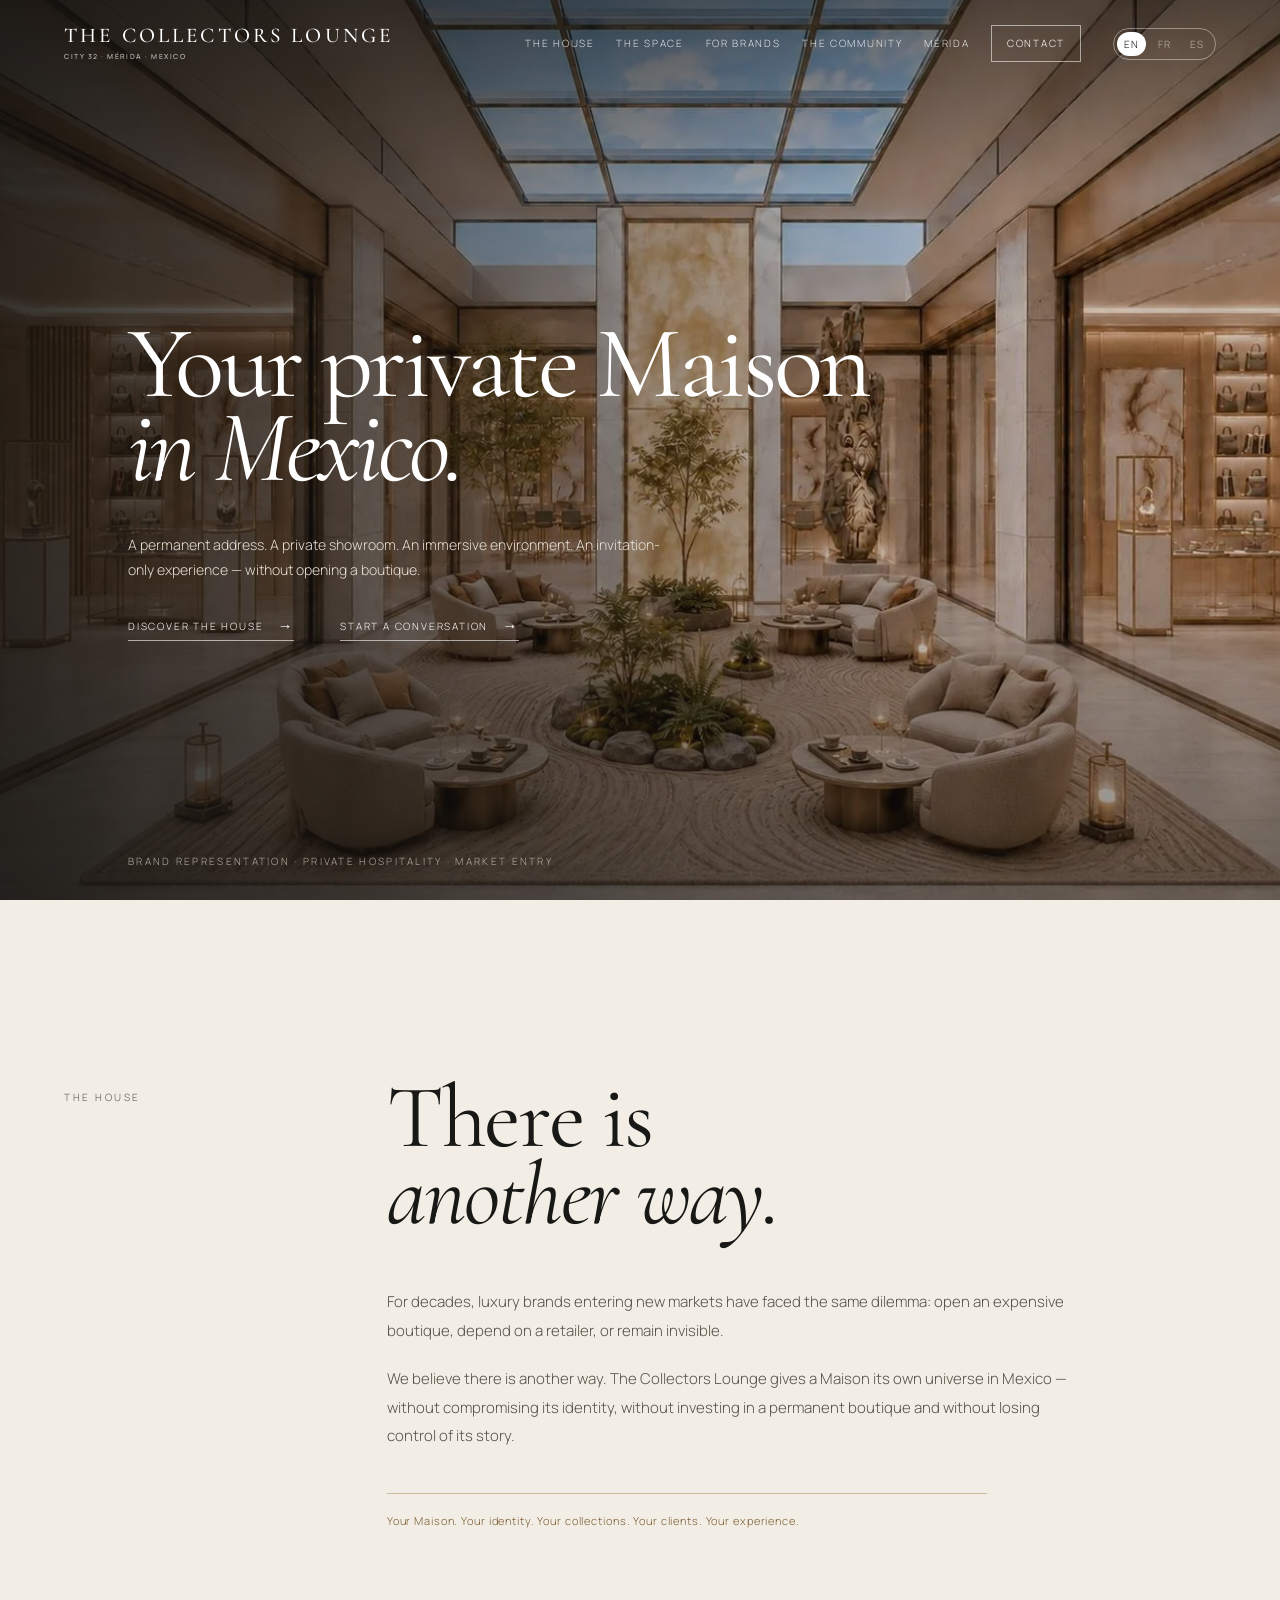
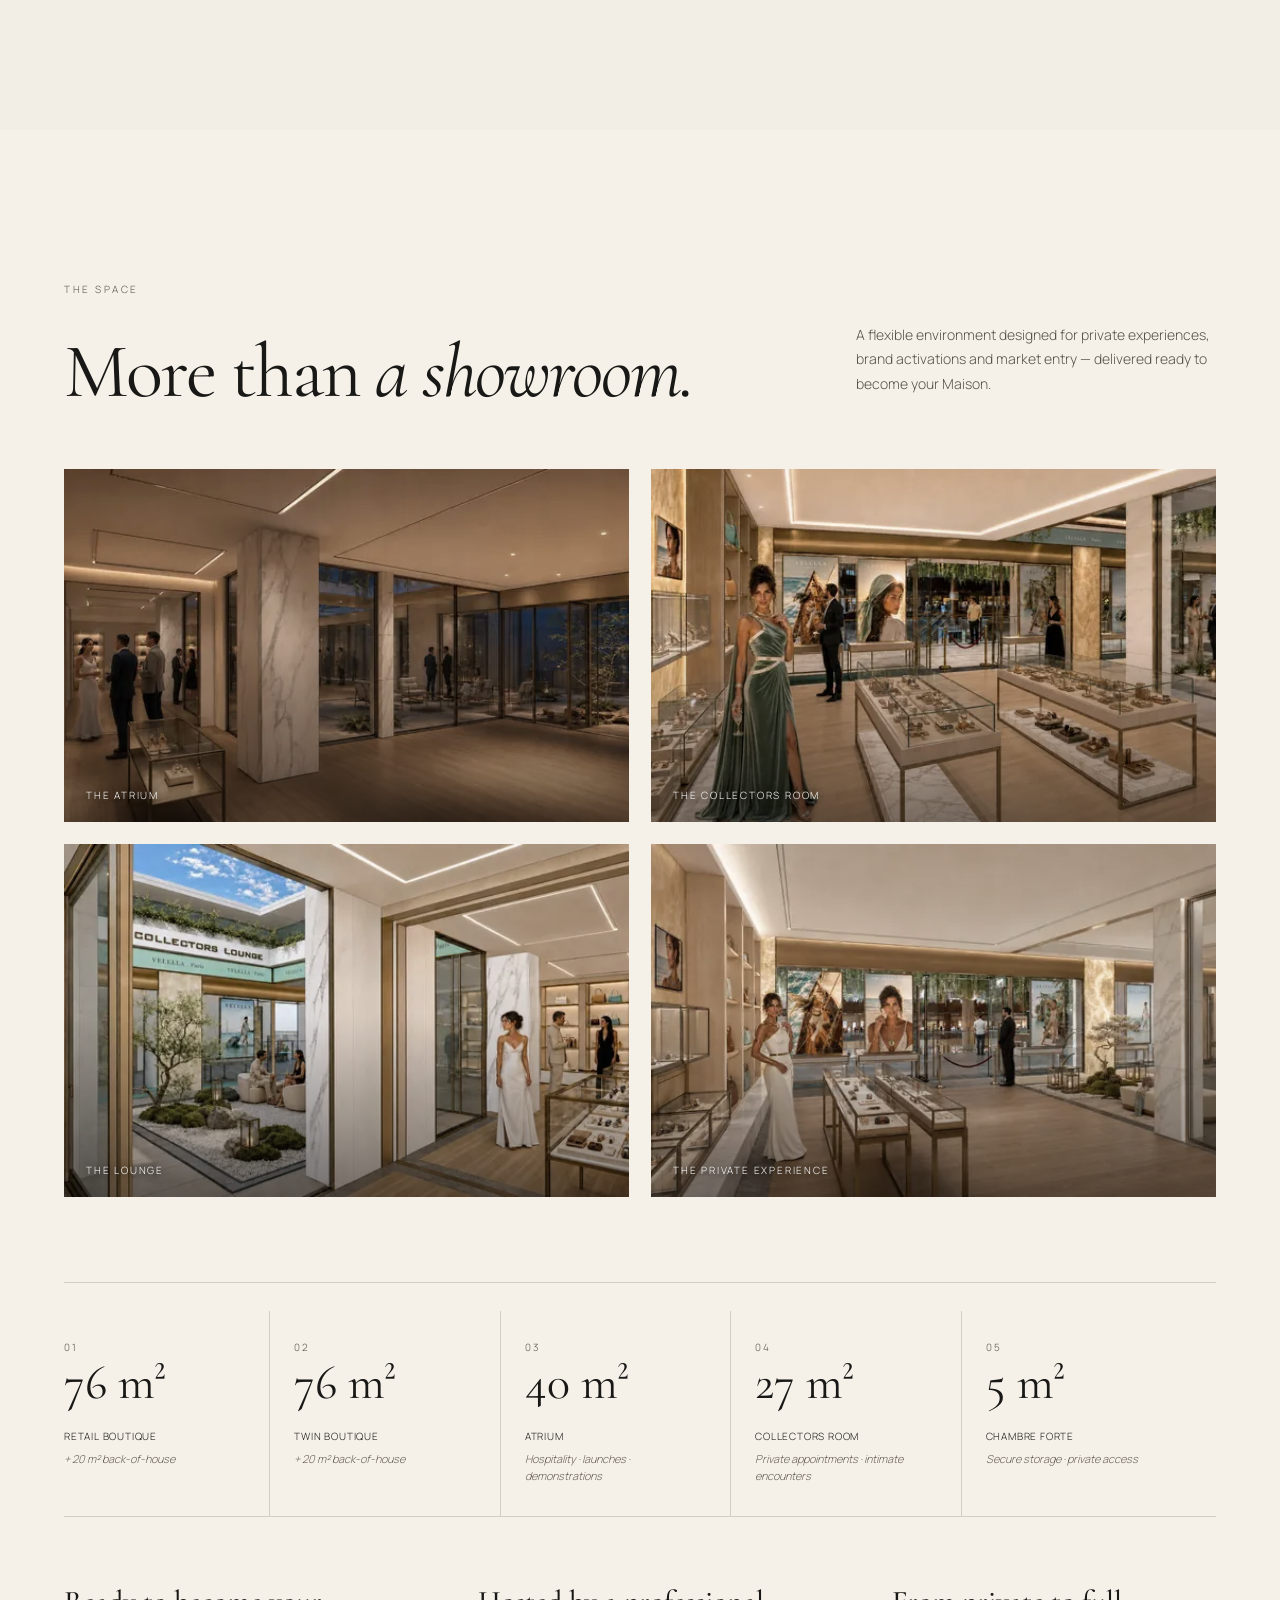
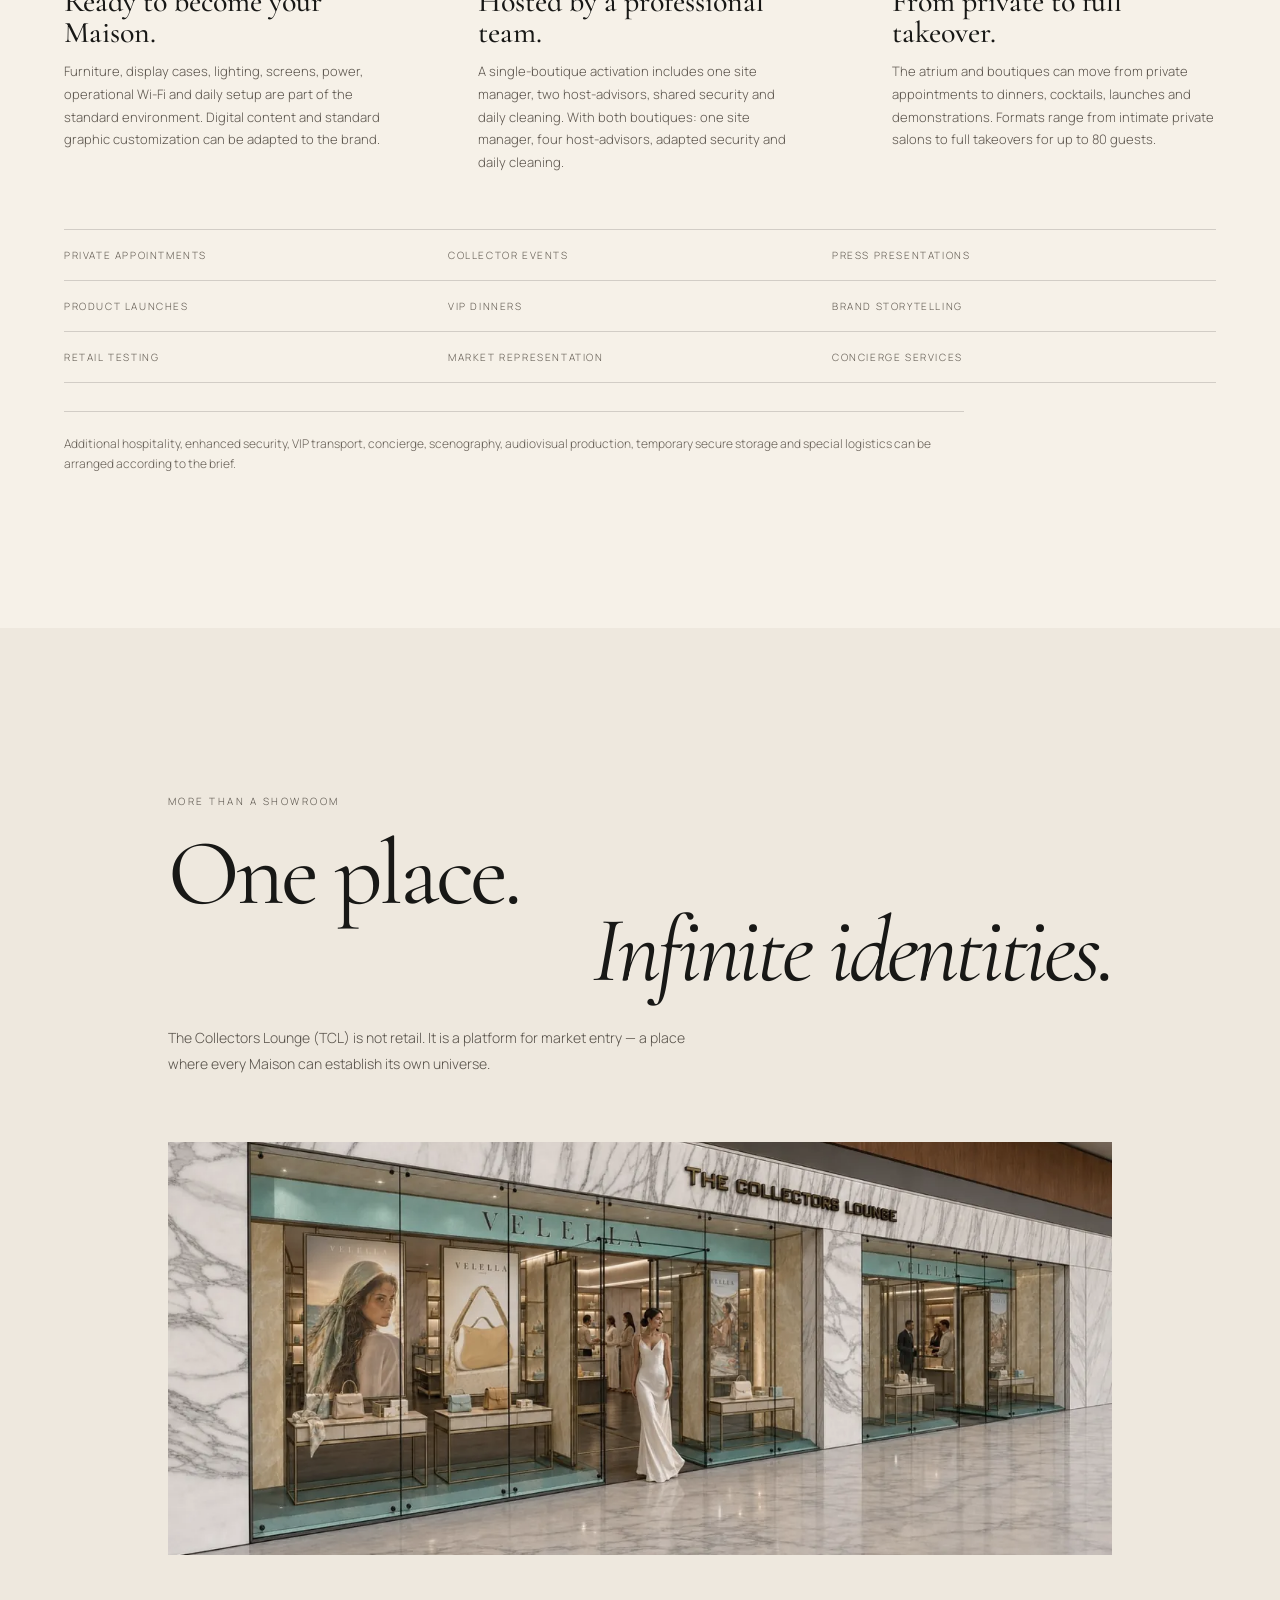
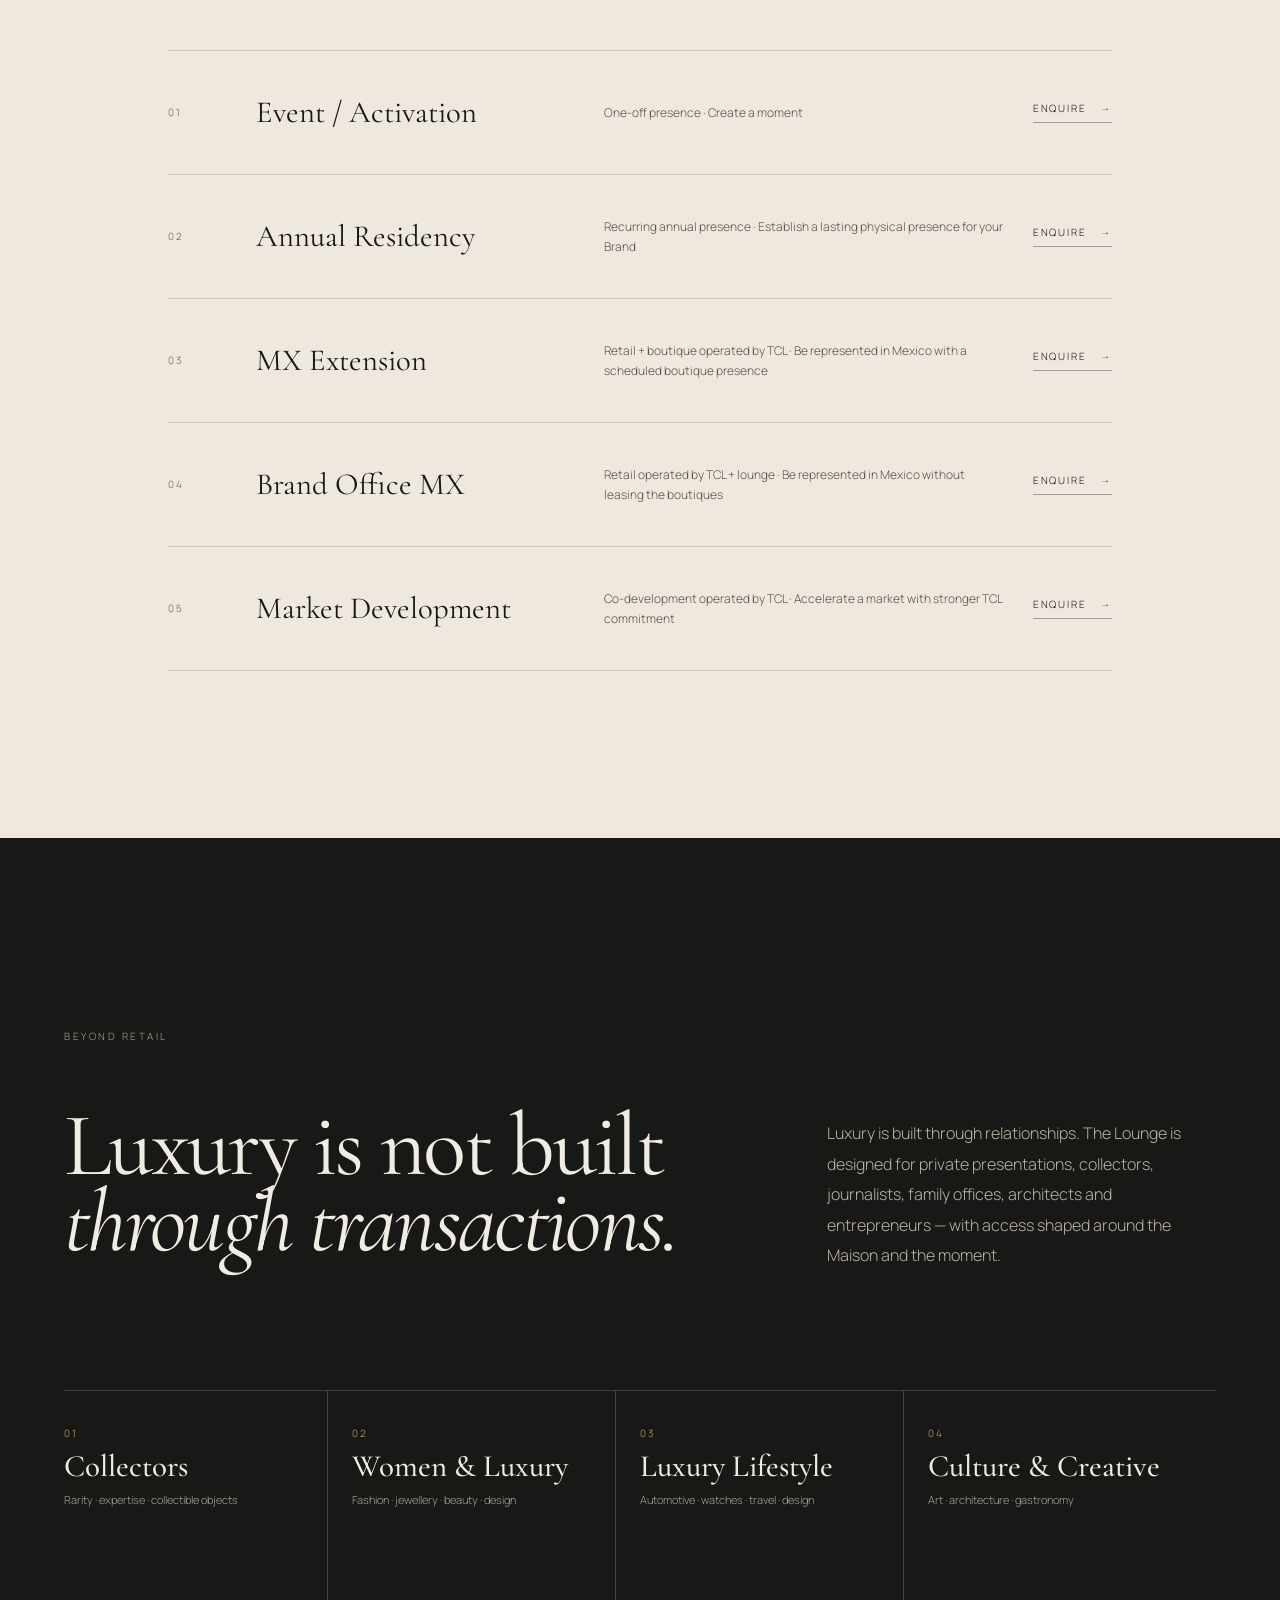
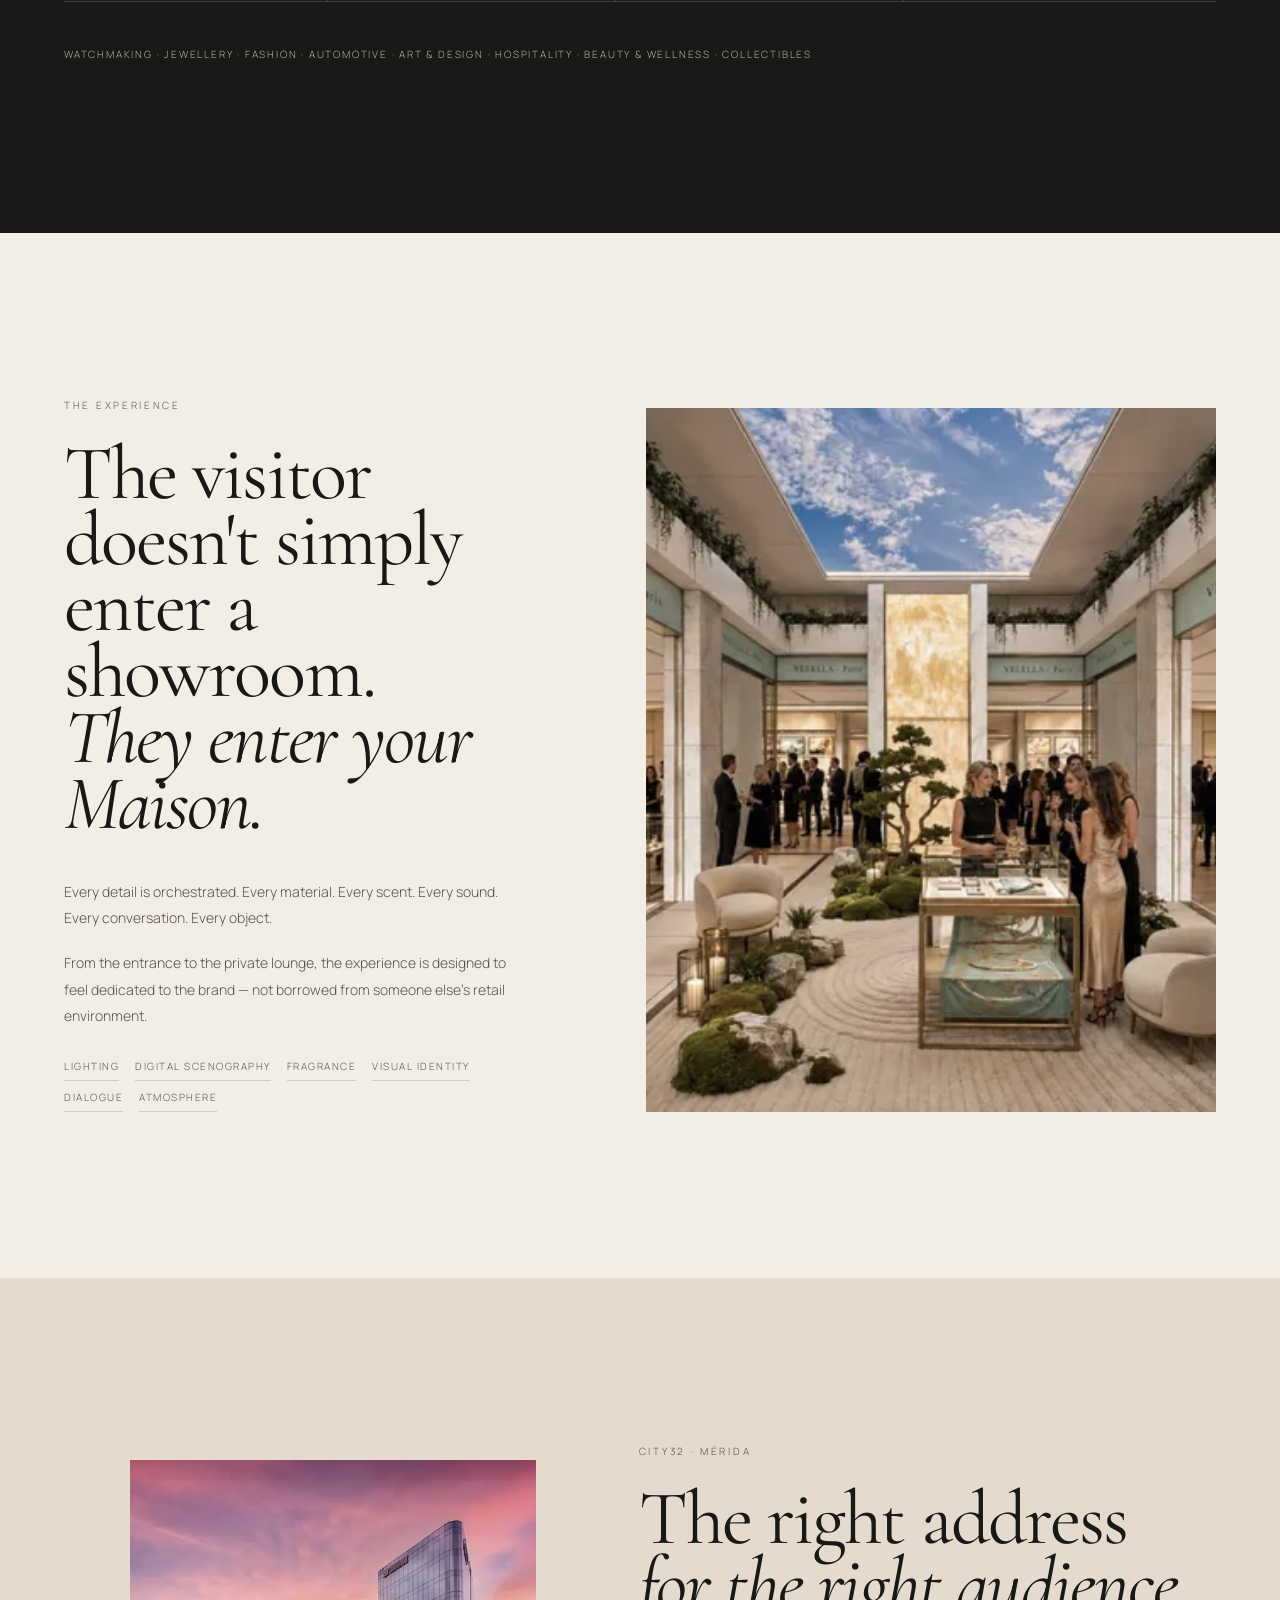
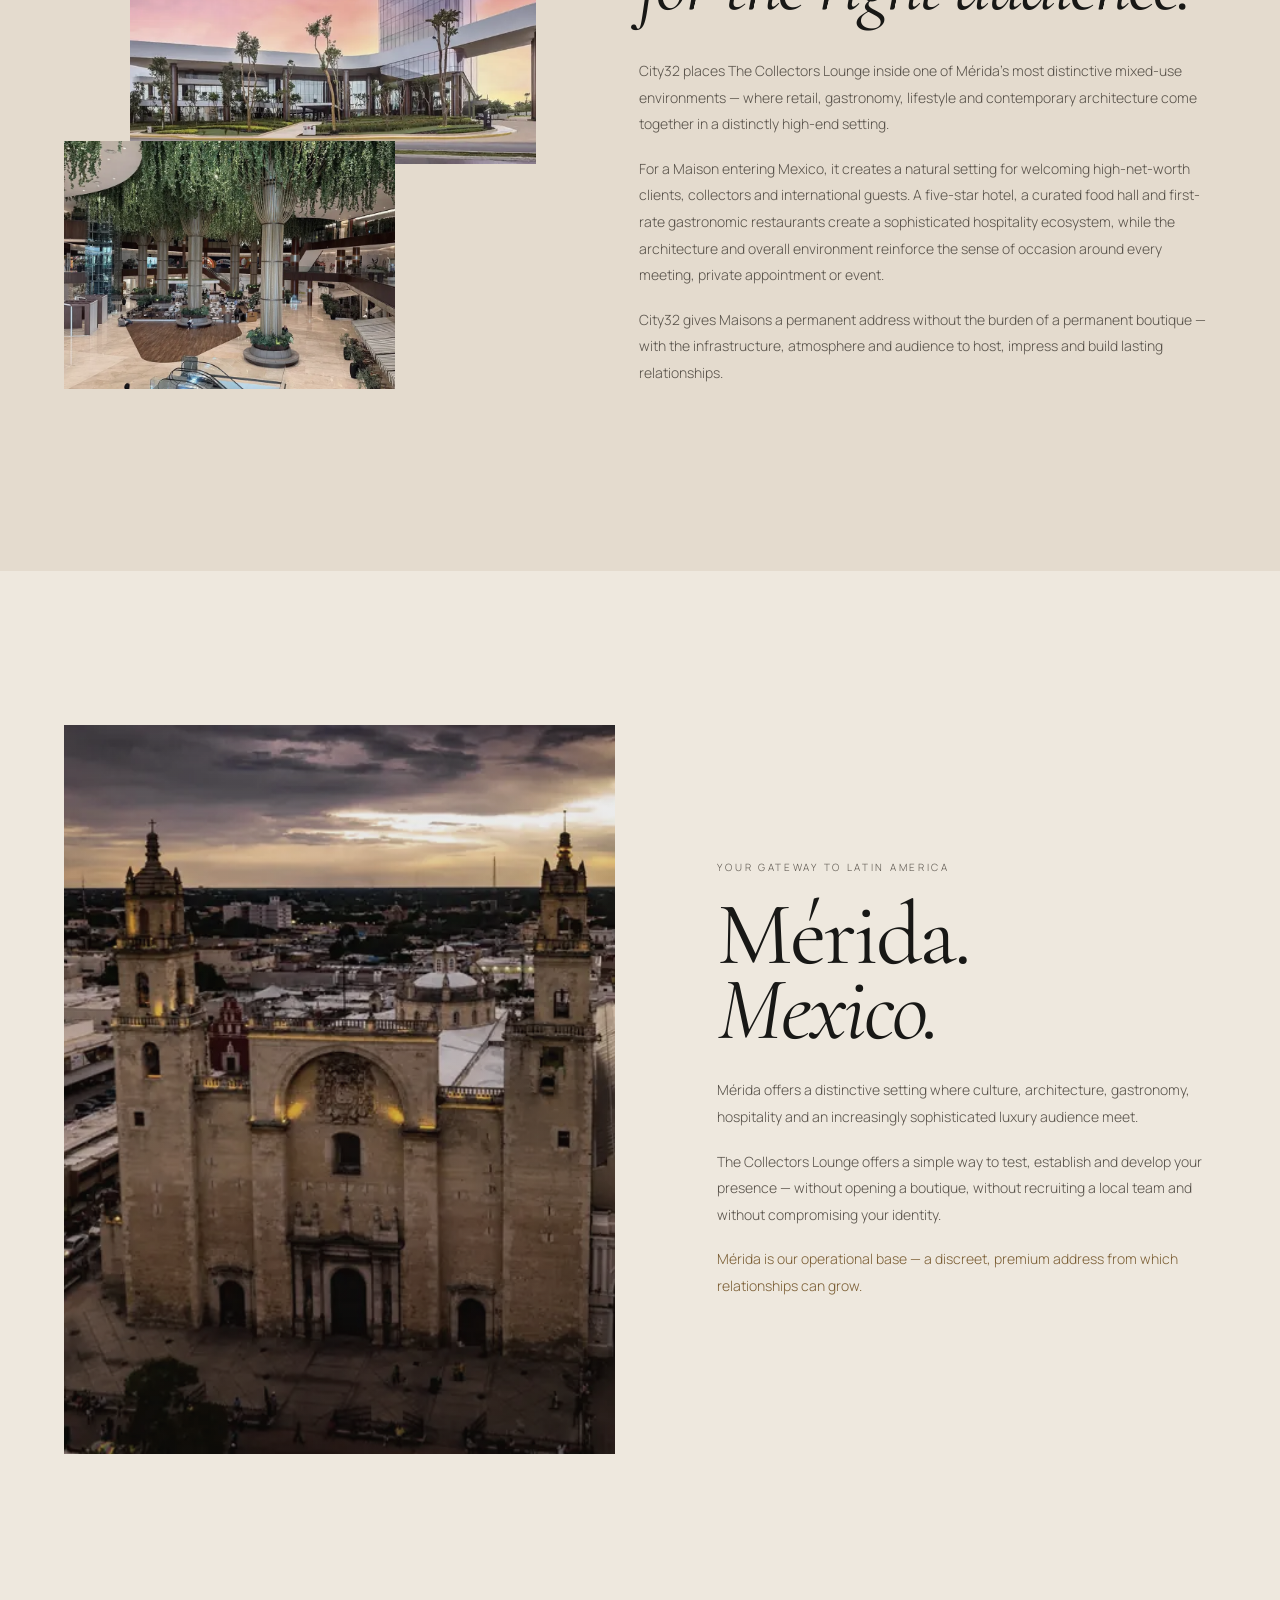
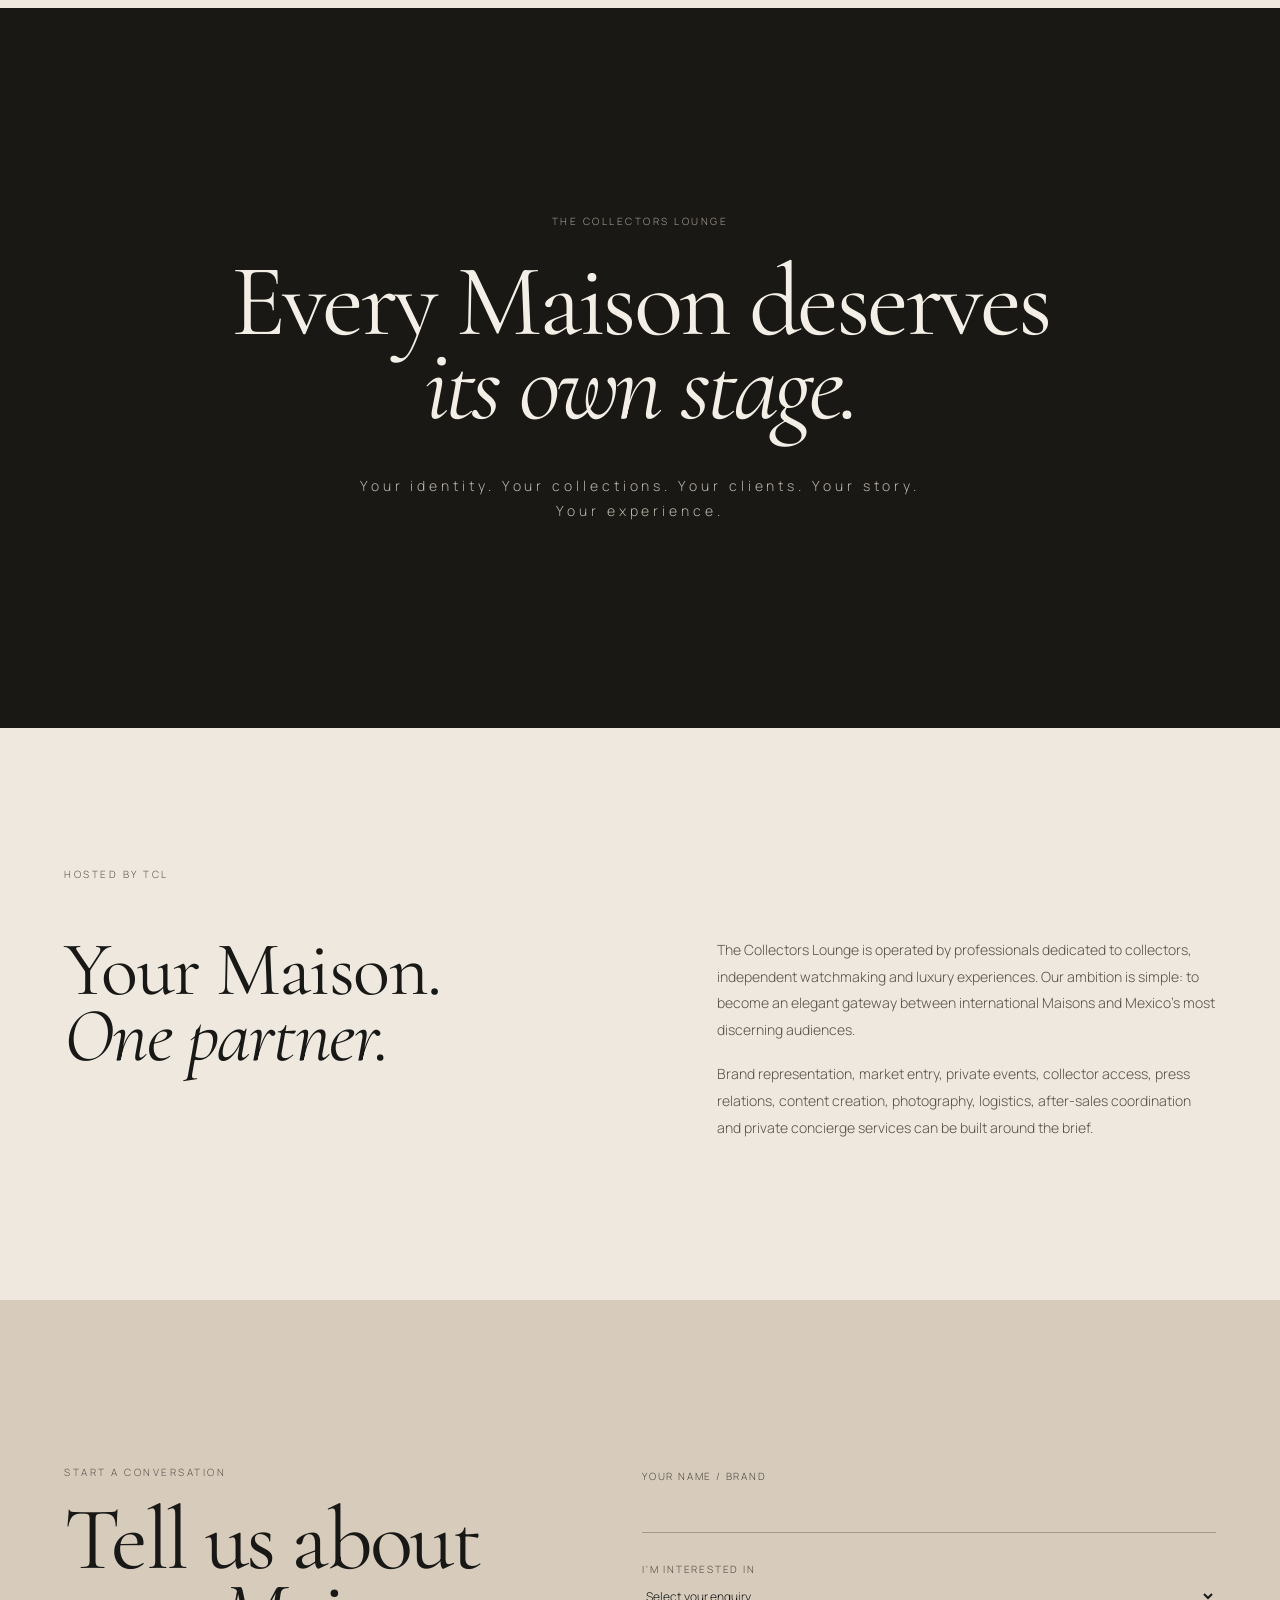
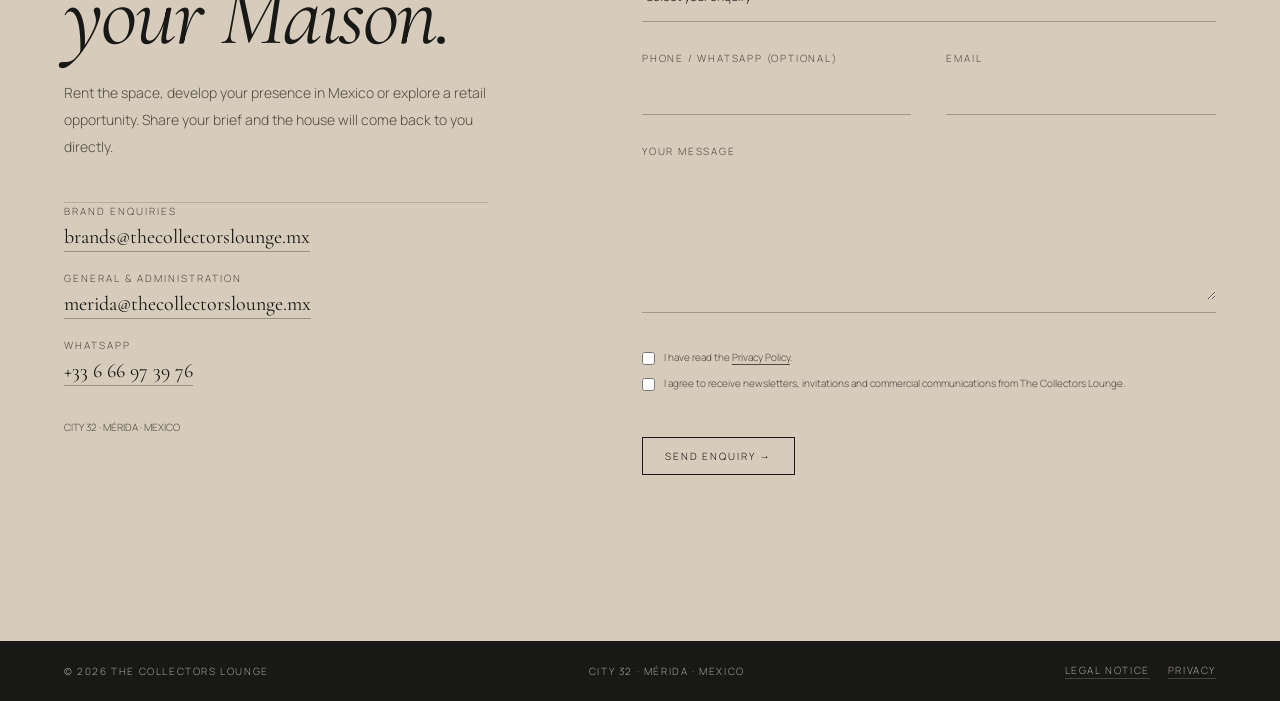
<file: index.html>
<!DOCTYPE html>

<html lang="en">
<head>
<meta charset="utf-8"/>
<meta content="width=device-width, initial-scale=1" name="viewport"/>
<title>The Collectors Lounge — Your Private Maison in Mexico</title>
<meta content="The Collectors Lounge — your private Maison in Mexico. A permanent address, private hospitality and market entry from Mérida." name="description"/>
<link href="https://thecollectorslounge.mx/" rel="canonical"/>
<link href="https://thecollectorslounge.mx/" hreflang="en" rel="alternate"/>
<link href="https://thecollectorslounge.mx/fr/" hreflang="fr" rel="alternate"/>
<link href="https://thecollectorslounge.mx/es/" hreflang="es" rel="alternate"/>
<link href="https://thecollectorslounge.mx/" hreflang="x-default" rel="alternate"/>
<meta content="#181816" name="theme-color"/>
<meta content="website" property="og:type"/>
<meta content="The Collectors Lounge" property="og:site_name"/>
<meta content="The Collectors Lounge — Your Private Maison in Mexico" property="og:title"/>
<meta content="The Collectors Lounge — your private Maison in Mexico. A permanent address, private hospitality and market entry from Mérida." property="og:description"/>
<meta content="https://thecollectorslounge.mx/" property="og:url"/>
<meta content="https://thecollectorslounge.mx/assets/og-image.jpg" property="og:image"/>
<meta content="1200" property="og:image:width"/>
<meta content="630" property="og:image:height"/>
<meta content="The Collectors Lounge private boutique environment" property="og:image:alt"/>
<meta content="en_US" property="og:locale"/>
<meta content="fr_FR" property="og:locale:alternate"/>
<meta content="es_MX" property="og:locale:alternate"/>
<meta content="summary_large_image" name="twitter:card"/>
<meta content="The Collectors Lounge — Your Private Maison in Mexico" name="twitter:title"/>
<meta content="The Collectors Lounge — your private Maison in Mexico. A permanent address, private hospitality and market entry from Mérida." name="twitter:description"/>
<meta content="https://thecollectorslounge.mx/assets/og-image.jpg" name="twitter:image"/>
<link href="/favicon.ico" rel="icon" sizes="48x48"/>
<link href="/favicon.svg" rel="icon" type="image/svg+xml"/>
<link href="/apple-touch-icon.png" rel="apple-touch-icon"/>
<link as="font" crossorigin="" href="/assets/fonts/cormorant-garamond-400.woff2" rel="preload" type="font/woff2"/>
<link as="font" crossorigin="" href="/assets/fonts/manrope-variable.woff2" rel="preload" type="font/woff2"/>
<link as="image" fetchpriority="high" imagesizes="100vw" imagesrcset="/assets/img/hero-800.webp 800w, /assets/img/hero-1343.webp 1343w" rel="preload"/>
<script src="/lang-redirect.js"></script>
<link href="/styles.css" rel="stylesheet"/>
<script type="application/ld+json">{"@context": "https://schema.org", "@graph": [{"@type": "Organization", "@id": "https://thecollectorslounge.mx/#organization", "name": "The Collectors Lounge", "legalName": "The Collectors Lounge S.R.L., S. de R.L.", "url": "https://thecollectorslounge.mx/", "logo": "https://thecollectorslounge.mx/icon-512.png", "image": "https://thecollectorslounge.mx/assets/og-image.jpg", "description": "The Collectors Lounge — your private Maison in Mexico. A permanent address, private hospitality and market entry from Mérida.", "email": "brands@thecollectorslounge.mx", "address": {"@type": "PostalAddress", "addressLocality": "Mérida", "addressRegion": "Yucatán", "addressCountry": "MX"}, "contactPoint": [{"@type": "ContactPoint", "contactType": "sales", "email": "brands@thecollectorslounge.mx", "telephone": "+33666973976", "availableLanguage": ["English", "French", "Spanish"]}]}, {"@type": "WebSite", "@id": "https://thecollectorslounge.mx/#website", "url": "https://thecollectorslounge.mx/", "name": "The Collectors Lounge", "inLanguage": ["en", "fr", "es"], "publisher": {"@id": "https://thecollectorslounge.mx/#organization"}}]}</script>
</head>
<body>
<a class="skip-link" data-i18n="skip" href="#main-content">Skip to content</a>
<header class="header">
<a class="logo" href="#top"><span>THE COLLECTORS LOUNGE</span><small>CITY 32 · MÉRIDA · MEXICO</small></a>
<button aria-controls="nav" aria-expanded="false" aria-label="Open navigation" class="menu" data-i18n="menu" data-label-close="Close navigation" data-label-open="Open navigation" type="button">Menu</button>
<nav aria-label="Main navigation" class="nav nav-with-languages" id="nav">
<a data-i18n="nav_house" href="#house">The House</a><a data-i18n="nav_space" href="#space">The Space</a><a data-i18n="nav_brands" href="#offers">For Brands</a><a data-i18n="nav_community" href="#community">The Community</a><a data-i18n="nav_merida" href="#location">Mérida</a><a class="nav-cta" data-i18n="nav_contact" href="#contact">Contact</a>
</nav>
<div aria-label="Language selector" class="lang-switcher"><a aria-current="true" class="active" data-lang="en" href="/" hreflang="en" lang="en">EN</a><a data-lang="fr" href="/fr/" hreflang="fr" lang="fr">FR</a><a data-lang="es" href="/es/" hreflang="es" lang="es">ES</a></div></header>
<main id="top">
<div id="main-content" tabindex="-1"></div>
<section class="hero">
<img alt="The Collectors Lounge private boutique environment" class="hero-img" decoding="async" fetchpriority="high" height="908" sizes="100vw" src="/assets/img/hero-1343.webp" srcset="/assets/img/hero-800.webp 800w, /assets/img/hero-1343.webp 1343w" width="1343"/><div class="hero-shade"></div>
<div class="hero-content"><h1 data-i18n="hero_title">Your private Maison<br/><i>in Mexico.</i></h1><p class="lead" data-i18n="hero_lead">A permanent address. A private showroom. An immersive environment. An invitation-only experience — without opening a boutique.</p><div class="hero-actions"><a class="line-link light hero-cta" data-i18n="hero_cta" href="#house">Discover the house <span>→</span></a><a class="line-link light hero-cta" data-i18n="hero_cta2" href="#contact">Start a conversation <span>→</span></a></div></div>
<div class="hero-foot" data-i18n="hero_foot">BRAND REPRESENTATION · PRIVATE HOSPITALITY · MARKET ENTRY</div>
</section>
<section class="section intro" id="house"><div class="label" data-i18n="house_label">THE HOUSE</div><div class="copy"><h2 data-i18n="house_title">There is<br/><i>another way.</i></h2><p data-i18n="house_p1">For decades, luxury brands entering new markets have faced the same dilemma: open an expensive boutique, depend on a retailer, or remain invisible.</p><p data-i18n="house_p2">We believe there is another way. The Collectors Lounge gives a Maison its own universe in Mexico — without compromising its identity, without investing in a permanent boutique and without losing control of its story.</p><p class="gold-note" data-i18n="house_note">Your Maison. Your identity. Your collections. Your clients. Your experience.</p></div></section>
<section class="section space-section" id="space">
<div class="section-head"><div class="label" data-i18n="space_label">THE SPACE</div><h2 data-i18n="space_title">More than<br/><i>a showroom.</i></h2><p data-i18n="space_intro">A flexible environment designed for private experiences, brand activations and market entry — delivered ready to become your Maison.</p></div>
<div class="space-gallery">
<figure><img alt="Central atrium" class="site-harmonized-image" decoding="async" height="666" loading="lazy" sizes="(max-width:820px) 100vw, 50vw" src="/assets/img/atrium-960.webp" srcset="/assets/img/atrium-640.webp 640w, /assets/img/atrium-960.webp 960w, /assets/img/atrium-1280.webp 1280w" width="1280"/><figcaption data-i18n="atrium">The Atrium</figcaption></figure>
<figure><img alt="Private collectors room" class="site-harmonized-image" decoding="async" height="836" loading="lazy" sizes="(max-width:820px) 100vw, 50vw" src="/assets/img/collectors-960.webp" srcset="/assets/img/collectors-640.webp 640w, /assets/img/collectors-960.webp 960w, /assets/img/collectors-1280.webp 1280w, /assets/img/collectors-1600.webp 1600w" width="1600"/><figcaption data-i18n="collectors_room">The Collectors Room</figcaption></figure>
</div>
<div class="space-gallery space-gallery-extra">
<figure><img alt="Collectors Lounge atrium and private boutique interior" class="site-harmonized-image" decoding="async" height="666" loading="lazy" sizes="(max-width:820px) 100vw, 50vw" src="/assets/img/lounge1-960.webp" srcset="/assets/img/lounge1-640.webp 640w, /assets/img/lounge1-960.webp 960w, /assets/img/lounge1-1280.webp 1280w" width="1280"/><figcaption data-i18n="lounge">The Lounge</figcaption></figure>
<figure><img alt="Collectors Lounge interior and private client experience" class="site-harmonized-image" decoding="async" height="665" loading="lazy" sizes="(max-width:820px) 100vw, 50vw" src="/assets/img/lounge2-960.webp" srcset="/assets/img/lounge2-640.webp 640w, /assets/img/lounge2-960.webp 960w, /assets/img/lounge2-1280.webp 1280w" width="1280"/><figcaption data-i18n="private_experience">The Private Experience</figcaption></figure>
</div>
<div class="space-stats"><article><span>01</span><strong>76 m²</strong><small data-i18n="stat1_title">Retail boutique</small><em data-i18n="stat1_sub">+ 20 m² back-of-house</em></article><article><span>02</span><strong>76 m²</strong><small data-i18n="stat2_title">Twin boutique</small><em data-i18n="stat2_sub">+ 20 m² back-of-house</em></article><article><span>03</span><strong>40 m²</strong><small data-i18n="stat3_title">Atrium</small><em data-i18n="stat3_sub">Hospitality · launches · demonstrations</em></article><article><span>04</span><strong>27 m²</strong><small data-i18n="stat4_title">Collectors Room</small><em data-i18n="stat4_sub">Private appointments · intimate encounters</em></article><article><span>05</span><strong>5 m²</strong><small data-i18n="stat5_title">Chambre forte</small><em data-i18n="stat5_sub">Secure storage · private access</em></article></div>
<div class="space-details"><div><h3 data-i18n="detail1_title">Ready to become your Maison.</h3><p data-i18n="detail1_p">Furniture, display cases, lighting, screens, power, operational Wi-Fi and daily setup are part of the standard environment. Digital content and standard graphic customization can be adapted to the brand.</p></div><div><h3 data-i18n="detail2_title">Hosted by a professional team.</h3><p data-i18n="detail2_p">A single-boutique activation includes one site manager, two host-advisors, shared security and daily cleaning. With both boutiques: one site manager, four host-advisors, adapted security and daily cleaning.</p></div><div><h3 data-i18n="detail3_title">From private to full takeover.</h3><p data-i18n="detail3_p">The atrium and boutiques can move from private appointments to dinners, cocktails, launches and demonstrations. Formats range from intimate private salons to full takeovers for up to 80 guests.</p></div></div>
<div class="included-grid"><span data-i18n="inc1">Private appointments</span><span data-i18n="inc2">Collector events</span><span data-i18n="inc3">Press presentations</span><span data-i18n="inc4">Product launches</span><span data-i18n="inc5">VIP dinners</span><span data-i18n="inc6">Brand storytelling</span><span data-i18n="inc7">Retail testing</span><span data-i18n="inc8">Market representation</span><span data-i18n="inc9">Concierge services</span></div>
<div class="space-note" data-i18n="space_note">Additional hospitality, enhanced security, VIP transport, concierge, scenography, audiovisual production, temporary secure storage and special logistics can be arranged according to the brief.</div>
</section>
<section class="section offers" id="offers"><div class="section-head offers-head"><div class="label" data-i18n="offers_label">MORE THAN A SHOWROOM</div><h2 class="identity-title" data-i18n="offers_title"><span>One place.</span><i>Infinite identities.</i></h2><p data-i18n="offers_intro">The Collectors Lounge (TCL) is not retail. It is a platform for market entry — a place where every Maison can establish its own universe.</p></div><div class="identity-image"><img alt="Neutral luxury retail environment prepared for different brand identities" class="site-harmonized-image" decoding="async" height="835" loading="lazy" sizes="100vw" src="/assets/img/identities-1280.webp" srcset="/assets/img/identities-800.webp 800w, /assets/img/identities-1280.webp 1280w, /assets/img/identities-1600.webp 1600w" width="1600"/></div><div class="offer-grid"><article><span>01</span><h3 data-i18n="offer1_title">Event / Activation</h3><p data-i18n="offer1_p">One-off presence · Create a moment</p><a class="line-link" data-i18n="enquire" data-interest="Event / Activation" href="#contact">Enquire <span>→</span></a></article><article><span>02</span><h3 data-i18n="offer2_title">Annual Residency</h3><p data-i18n="offer2_p">Recurring annual presence · Establish a lasting physical presence for your Brand</p><a class="line-link" data-i18n="enquire" data-interest="Annual Residency" href="#contact">Enquire <span>→</span></a></article><article><span>03</span><h3 data-i18n="offer3_title">MX Extension</h3><p data-i18n="offer3_p">Retail + boutique operated by TCL · Be represented in Mexico with a scheduled boutique presence</p><a class="line-link" data-i18n="enquire" data-interest="MX Extension" href="#contact">Enquire <span>→</span></a></article><article><span>04</span><h3 data-i18n="offer4_title">Brand Office MX</h3><p data-i18n="offer4_p">Retail operated by TCL + lounge · Be represented in Mexico without leasing the boutiques</p><a class="line-link" data-i18n="enquire" data-interest="Brand Office MX" href="#contact">Enquire <span>→</span></a></article><article><span>05</span><h3 data-i18n="offer5_title">Market Development</h3><p data-i18n="offer5_p">Co-development operated by TCL · Accelerate a market with stronger TCL commitment</p><a class="line-link" data-i18n="enquire" data-interest="Market Development" href="#contact">Enquire <span>→</span></a></article></div></section>
<section class="section community" id="community"><div class="label" data-i18n="community_label">BEYOND RETAIL</div><div class="community-top"><h2 data-i18n="community_title">Luxury is not built<br/><i>through transactions.</i></h2><p data-i18n="community_intro">Luxury is built through relationships. The Lounge is designed for private presentations, collectors, journalists, family offices, architects and entrepreneurs — with access shaped around the Maison and the moment.</p></div><div class="community-grid"><div><span>01</span><strong data-i18n="comm1_title">Collectors</strong><small data-i18n="comm1_p">Rarity · expertise · collectible objects</small></div><div><span>02</span><strong data-i18n="comm2_title">Women &amp; Luxury</strong><small data-i18n="comm2_p">Fashion · jewellery · beauty · design</small></div><div><span>03</span><strong data-i18n="comm3_title">Luxury Lifestyle</strong><small data-i18n="comm3_p">Automotive · watches · travel · design</small></div><div><span>04</span><strong data-i18n="comm4_title">Culture &amp; Creative</strong><small data-i18n="comm4_p">Art · architecture · gastronomy</small></div></div><div class="universes">WATCHMAKING · JEWELLERY · FASHION · AUTOMOTIVE · ART &amp; DESIGN · HOSPITALITY · BEAUTY &amp; WELLNESS · COLLECTIBLES</div></section>
<section class="section experience"><div class="experience-copy"><div class="label" data-i18n="experience_label">THE EXPERIENCE</div><h2 data-i18n="experience_title">The visitor doesn't simply enter a showroom.<br/><i>They enter your Maison.</i></h2><p data-i18n="experience_p1">Every detail is orchestrated. Every material. Every scent. Every sound. Every conversation. Every object.</p><p data-i18n="experience_p2">From the entrance to the private lounge, the experience is designed to feel dedicated to the brand — not borrowed from someone else's retail environment.</p><div class="experience-tags"><span data-i18n="tag1">Lighting</span><span data-i18n="tag2">Digital scenography</span><span data-i18n="tag3">Fragrance</span><span data-i18n="tag4">Visual identity</span><span data-i18n="tag5">Dialogue</span><span data-i18n="tag6">Atmosphere</span></div></div><div class="experience-image"><img alt="Hosted private brand experience" class="site-harmonized-image" decoding="async" height="833" loading="lazy" sizes="(max-width:820px) 100vw, 50vw" src="/assets/img/experience-1200.webp" srcset="/assets/img/experience-800.webp 800w, /assets/img/experience-1200.webp 1200w, /assets/img/experience-1600.webp 1600w" width="1600"/></div></section>
<section class="section city32">
<div class="city32-images">
<div class="city32-exterior"><img alt="City32 exterior in Mérida, Mexico" class="site-harmonized-image" decoding="async" height="900" loading="lazy" sizes="(max-width:820px) 100vw, 50vw" src="/assets/img/city_ext-1280.webp" srcset="/assets/img/city_ext-800.webp 800w, /assets/img/city_ext-1280.webp 1280w, /assets/img/city_ext-1600.webp 1600w" width="1600"/></div>
<div class="city32-interior"><img alt="City32 interior environment in Mérida, Mexico" class="site-harmonized-image" decoding="async" height="1600" loading="lazy" sizes="(max-width:820px) 100vw, 50vw" src="/assets/img/city_int-900.webp" srcset="/assets/img/city_int-600.webp 600w, /assets/img/city_int-900.webp 900w, /assets/img/city_int-1200.webp 1200w" width="1200"/></div>
</div>
<div class="city32-copy">
<div class="label" data-i18n="city_label">CITY32 · MÉRIDA</div>
<h2 data-i18n="city_title">The right address<br/><i>for the right audience.</i></h2>
<p data-i18n="city_p1">City32 places The Collectors Lounge inside one of Mérida's most distinctive mixed-use environments — where retail, gastronomy, lifestyle and contemporary architecture come together in a distinctly high-end setting.</p>
<p data-i18n="city_p2">For a Maison entering Mexico, it creates a natural setting for welcoming high-net-worth clients, collectors and international guests. A five-star hotel, a curated food hall and first-rate gastronomic restaurants create a sophisticated hospitality ecosystem, while the architecture and overall environment reinforce the sense of occasion around every meeting, private appointment or event.</p>
<p data-i18n="city_p3">City32 gives Maisons a permanent address without the burden of a permanent boutique — with the infrastructure, atmosphere and audience to host, impress and build lasting relationships.</p>
</div>
</section>
<section class="section location" id="location"><div class="location-image"><img alt="Historic Mérida church at dusk" class="site-harmonized-image" decoding="async" height="1199" loading="lazy" sizes="(max-width:820px) 100vw, 50vw" src="/assets/img/merida-1280.webp" srcset="/assets/img/merida-800.webp 800w, /assets/img/merida-1280.webp 1280w, /assets/img/merida-1600.webp 1600w" width="1600"/></div><div class="location-copy"><div class="label" data-i18n="location_label">YOUR GATEWAY TO LATIN AMERICA</div><h2 data-i18n="location_title">Mérida.<br/><i>Mexico.</i></h2><p data-i18n="loc_p1">Mérida offers a distinctive setting where culture, architecture, gastronomy, hospitality and an increasingly sophisticated luxury audience meet.</p><p data-i18n="loc_p2">The Collectors Lounge offers a simple way to test, establish and develop your presence — without opening a boutique, without recruiting a local team and without compromising your identity.</p><p class="gold-note" data-i18n="loc_note">Mérida is our operational base — a discreet, premium address from which relationships can grow.</p></div></section>
<section class="statement"><p data-i18n="statement_label">THE COLLECTORS LOUNGE</p><h2 data-i18n="statement_title">Every Maison deserves<br/><i>its own stage.</i></h2><p class="statement-sub" data-i18n="statement_sub">Your identity. Your collections. Your clients. Your story. Your experience.</p></section>
<section class="section house-support"><div class="label" data-i18n="support_label">HOSTED BY TCL</div><div class="support-grid"><div><h2 data-i18n="support_title">Your Maison.<br/><i>One partner.</i></h2></div><div><p data-i18n="support_p1">The Collectors Lounge is operated by professionals dedicated to collectors, independent watchmaking and luxury experiences. Our ambition is simple: to become an elegant gateway between international Maisons and Mexico's most discerning audiences.</p><p data-i18n="support_p2">Brand representation, market entry, private events, collector access, press relations, content creation, photography, logistics, after-sales coordination and private concierge services can be built around the brief.</p></div></div></section>
<section class="contact" id="contact">
<div class="contact-intro"><div class="label" data-i18n="contact_label">START A CONVERSATION</div><h2 data-i18n="contact_title">Tell us about<br/><i>your Maison.</i></h2><p data-i18n="contact_intro">Rent the space, develop your presence in Mexico or explore a retail opportunity. Share your brief and the house will come back to you directly.</p><ul class="contact-direct">
<li><span data-i18n="direct_brands">Brand enquiries</span><a href="mailto:brands@thecollectorslounge.mx">brands@thecollectorslounge.mx</a></li>
<li><span data-i18n="direct_general">General &amp; administration</span><a href="mailto:merida@thecollectorslounge.mx">merida@thecollectorslounge.mx</a></li>
<li><span data-i18n="direct_whatsapp">WhatsApp</span><a href="https://wa.me/33666973976?text=Hello%2C%20I%20would%20like%20to%20discuss%20The%20Collectors%20Lounge." rel="noopener" target="_blank">+33 6 66 97 39 76</a></li>
</ul>
<p class="note" data-i18n="contact_location">CITY 32 · MÉRIDA · MEXICO</p></div>
<form action="/api/contact" class="contact-form" id="contact-form" method="post"><input name="lang" type="hidden" value="en"/>
<div class="form-field form-field-full"><label data-i18n="form_name" for="name">Your name / Brand</label><input autocomplete="organization" id="name" name="name" required="" type="text"/></div>
<div class="form-field form-field-full"><label data-i18n="form_interest" for="request">I'm interested in</label><select id="request" name="request" required=""><option data-i18n="form_select_placeholder" disabled="" selected="" value="">Select your enquiry</option><option data-i18n="offer1_title" value="Event / Activation">Event / Activation</option><option data-i18n="offer2_title" value="Annual Residency">Annual Residency</option><option data-i18n="offer3_title" value="MX Extension">MX Extension</option><option data-i18n="offer4_title" value="Brand Office MX">Brand Office MX</option><option data-i18n="offer5_title" value="Market Development">Market Development</option><option data-i18n="form_opt_unsure" value="Not sure yet">Not sure yet, I’d like advice</option></select></div>
<div class="form-field"><label data-i18n="form_phone" for="phone">Phone / WhatsApp (optional)</label><input autocomplete="tel" id="phone" name="phone" type="tel"/></div>
<div class="form-field"><label data-i18n="form_email" for="email">Email</label><input autocomplete="email" id="email" name="email" required="" type="email"/></div>
<div class="form-field form-field-full"><label data-i18n="form_message" for="message">Your message</label><textarea id="message" name="message" required="" rows="5"></textarea></div>
<div aria-hidden="true" class="form-honeypot"><label for="company">Company</label><input autocomplete="off" id="company" name="company" tabindex="-1" type="text"/></div>
<div class="form-consents"><label><input name="privacy_ack" required="required" type="checkbox" value="yes"/> <span data-i18n="consent_privacy">I have read the <a href="/privacy">Privacy Policy</a>.</span></label><label><input name="marketing_consent" type="checkbox" value="yes"/> <span data-i18n="consent_marketing">I agree to receive newsletters, invitations and commercial communications from The Collectors Lounge.</span></label></div><div class="form-field-full" id="turnstile-box"></div><div class="form-actions form-field-full"><button class="button form-submit" data-i18n="form_submit" type="submit">Send enquiry <span>→</span></button><p aria-live="polite" class="form-status" id="form-status" role="status"></p></div>
</form>
</section>
</main><footer><span>© 2026 THE COLLECTORS LOUNGE</span><span>CITY 32 · MÉRIDA · MEXICO</span><span class="footer-links"><a data-i18n="legal_link" href="/legal">Legal Notice</a><a data-i18n="privacy_link" href="/privacy">Privacy</a></span></footer><script src="/script.js"></script>
</body></html>
</file>
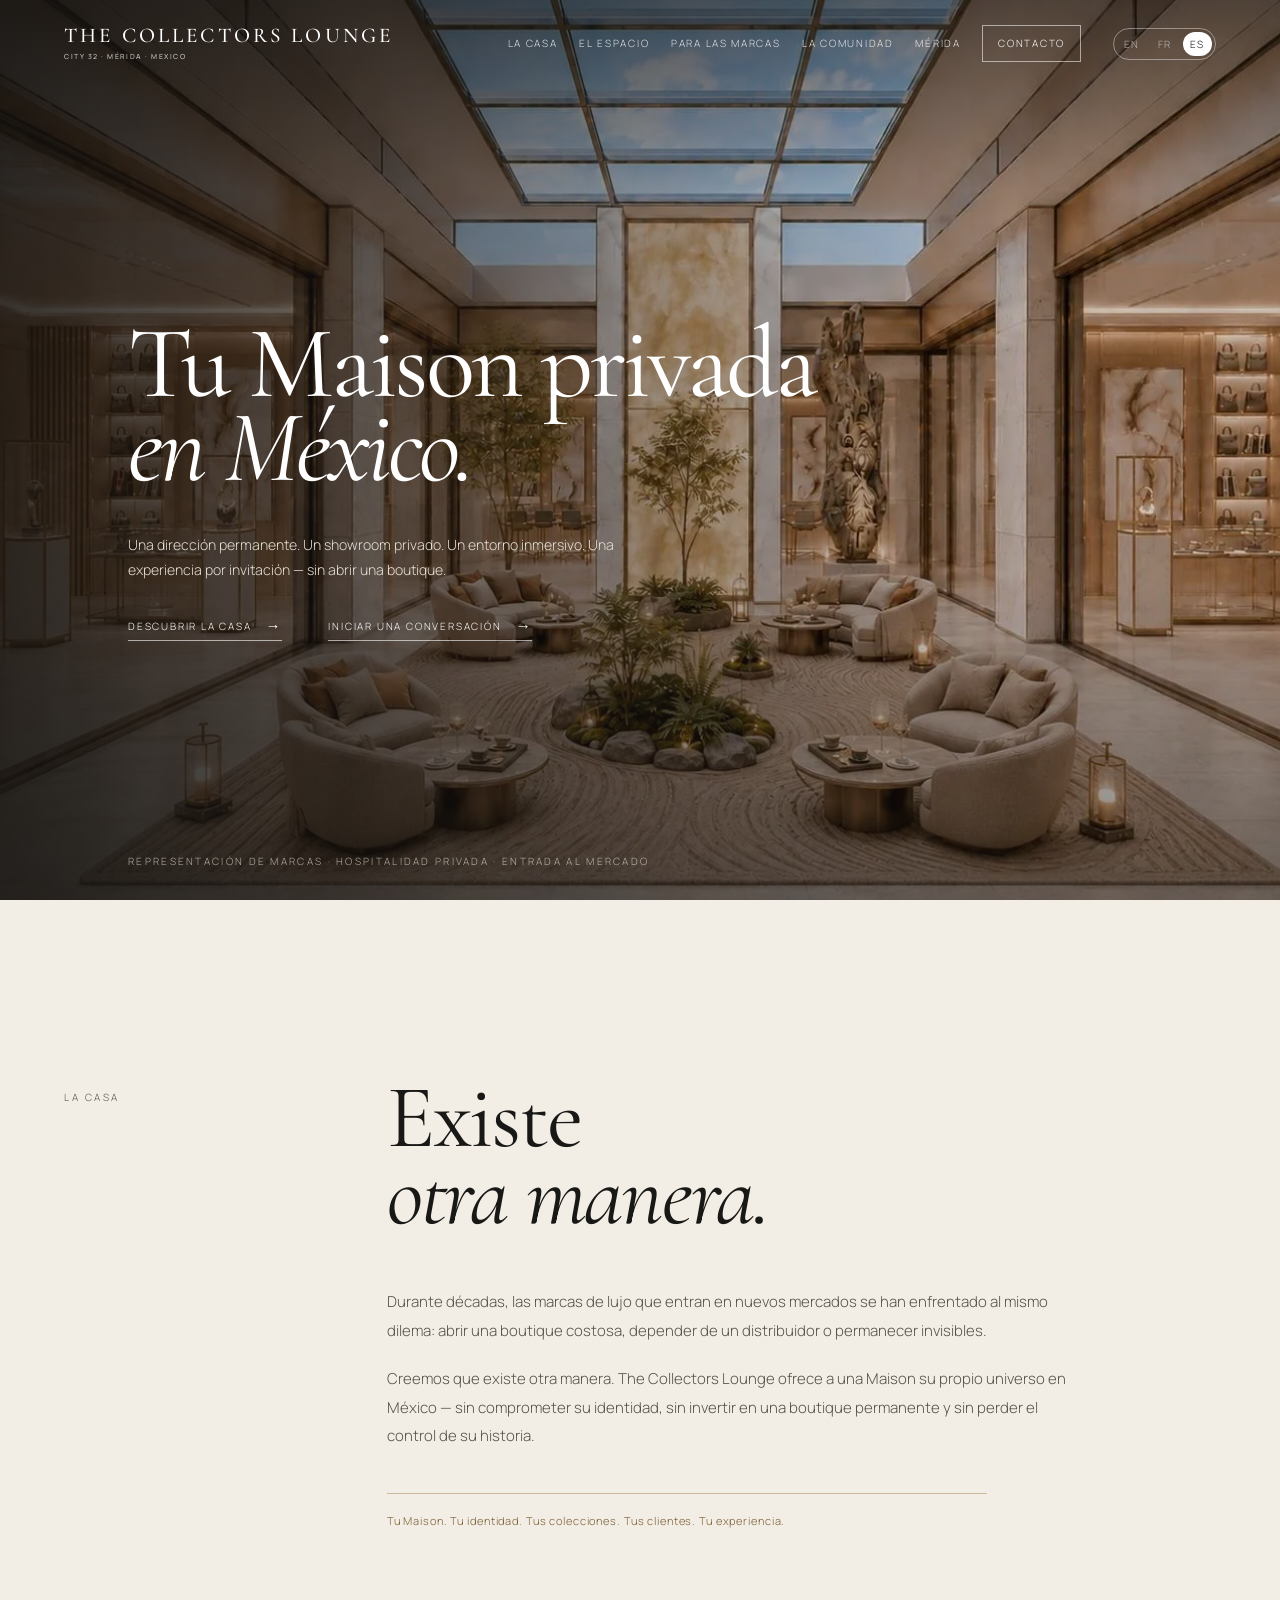
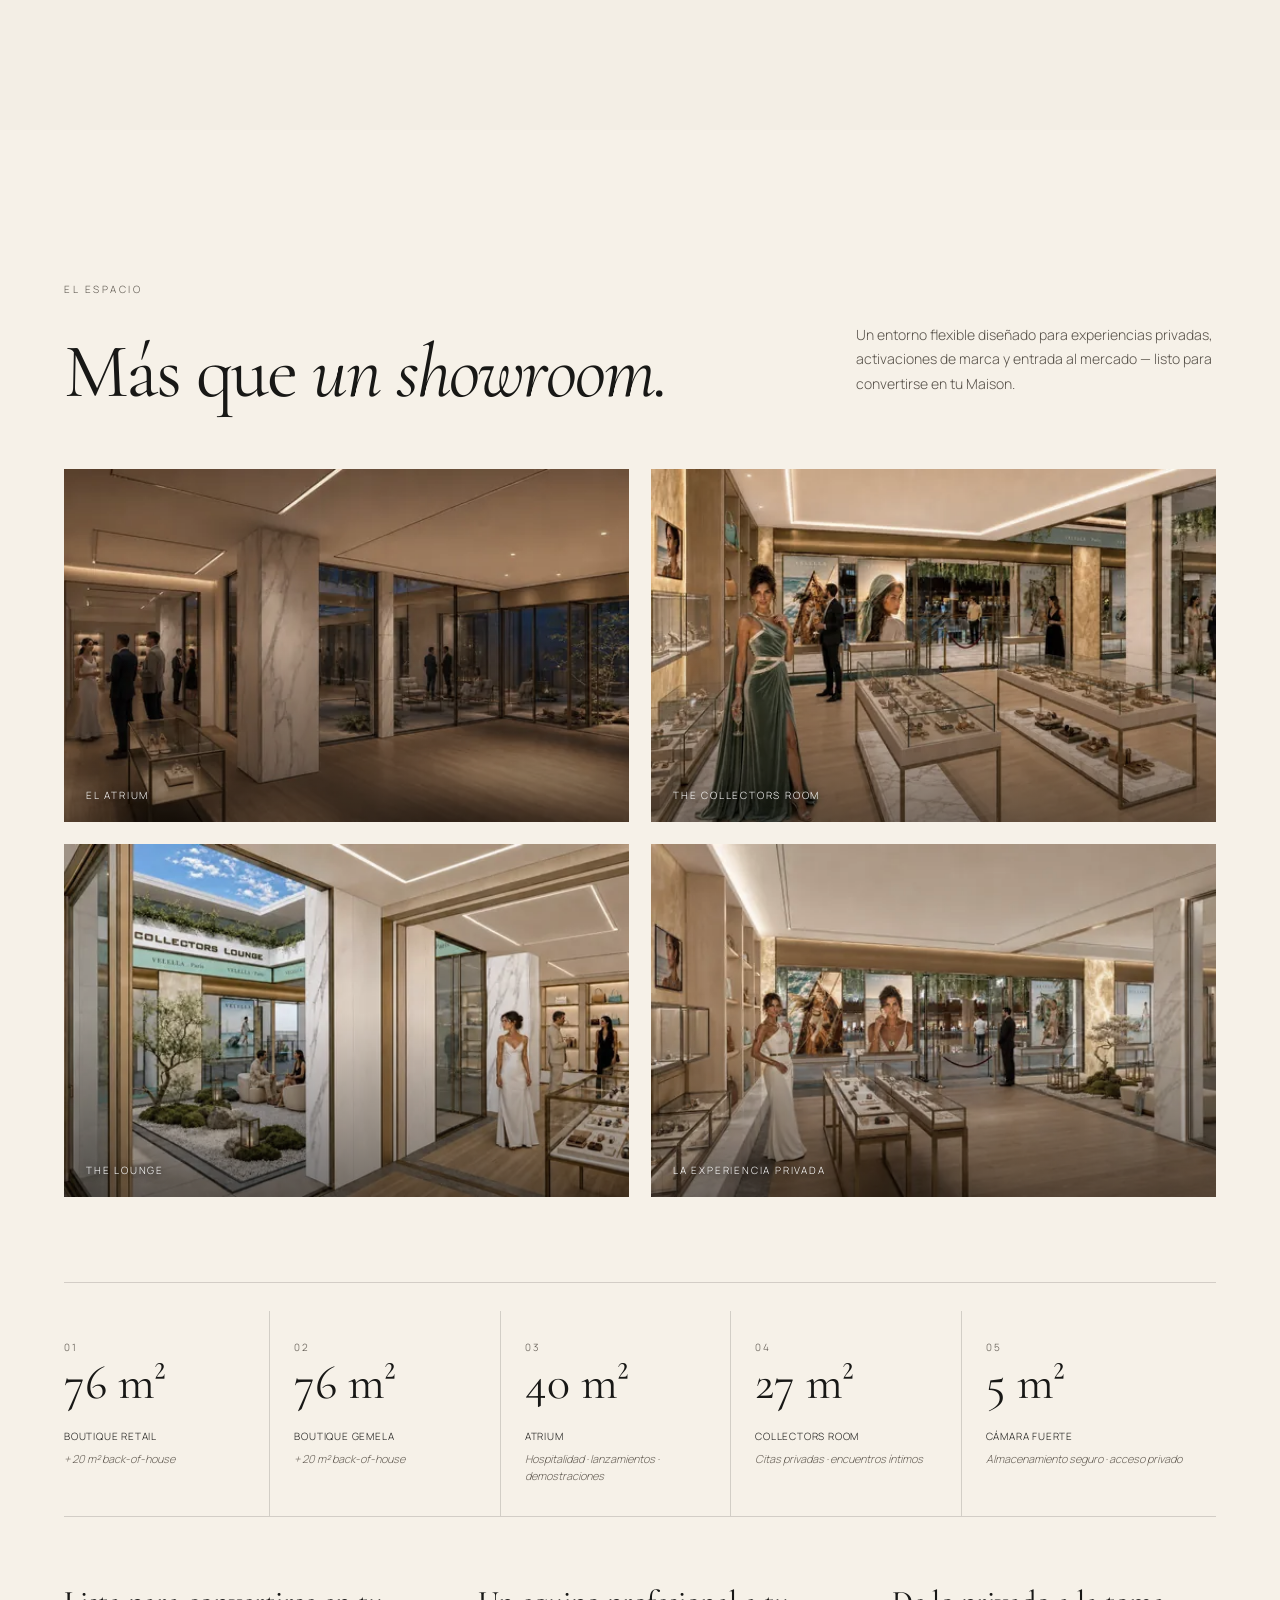
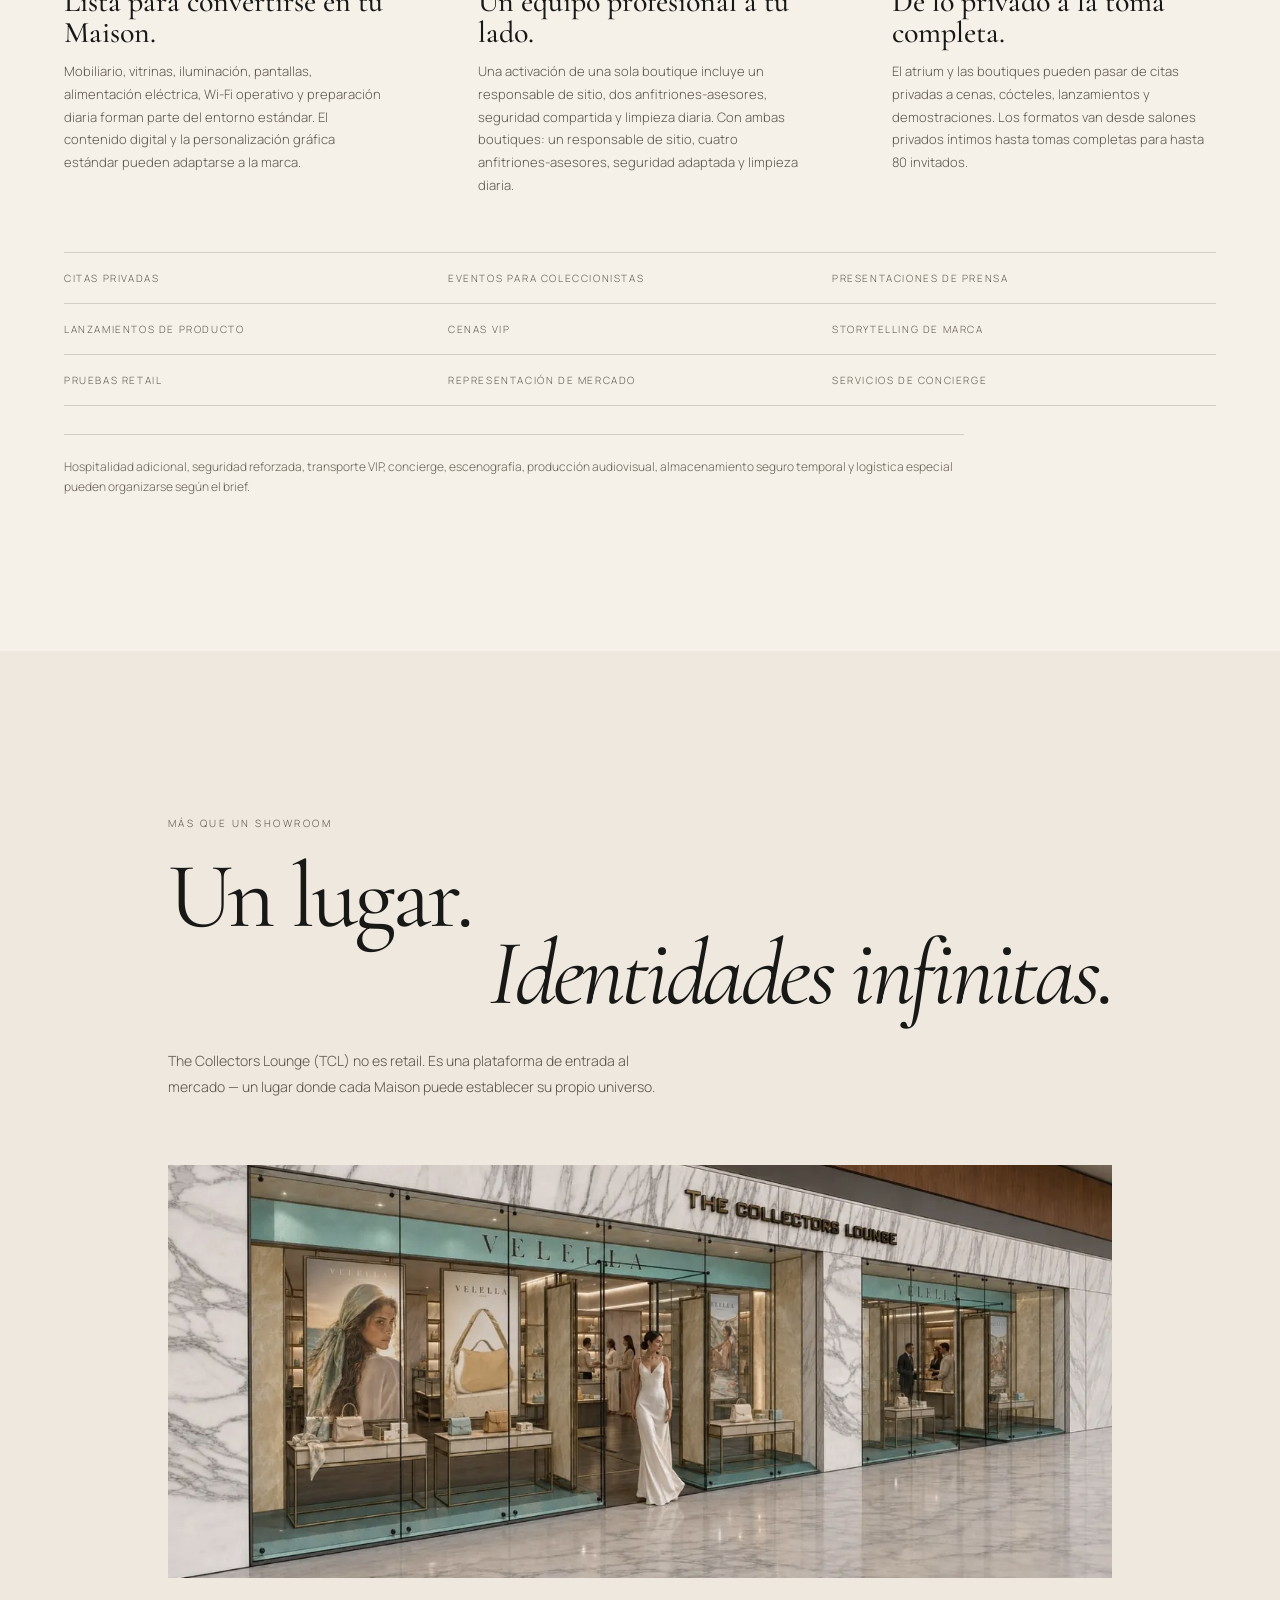
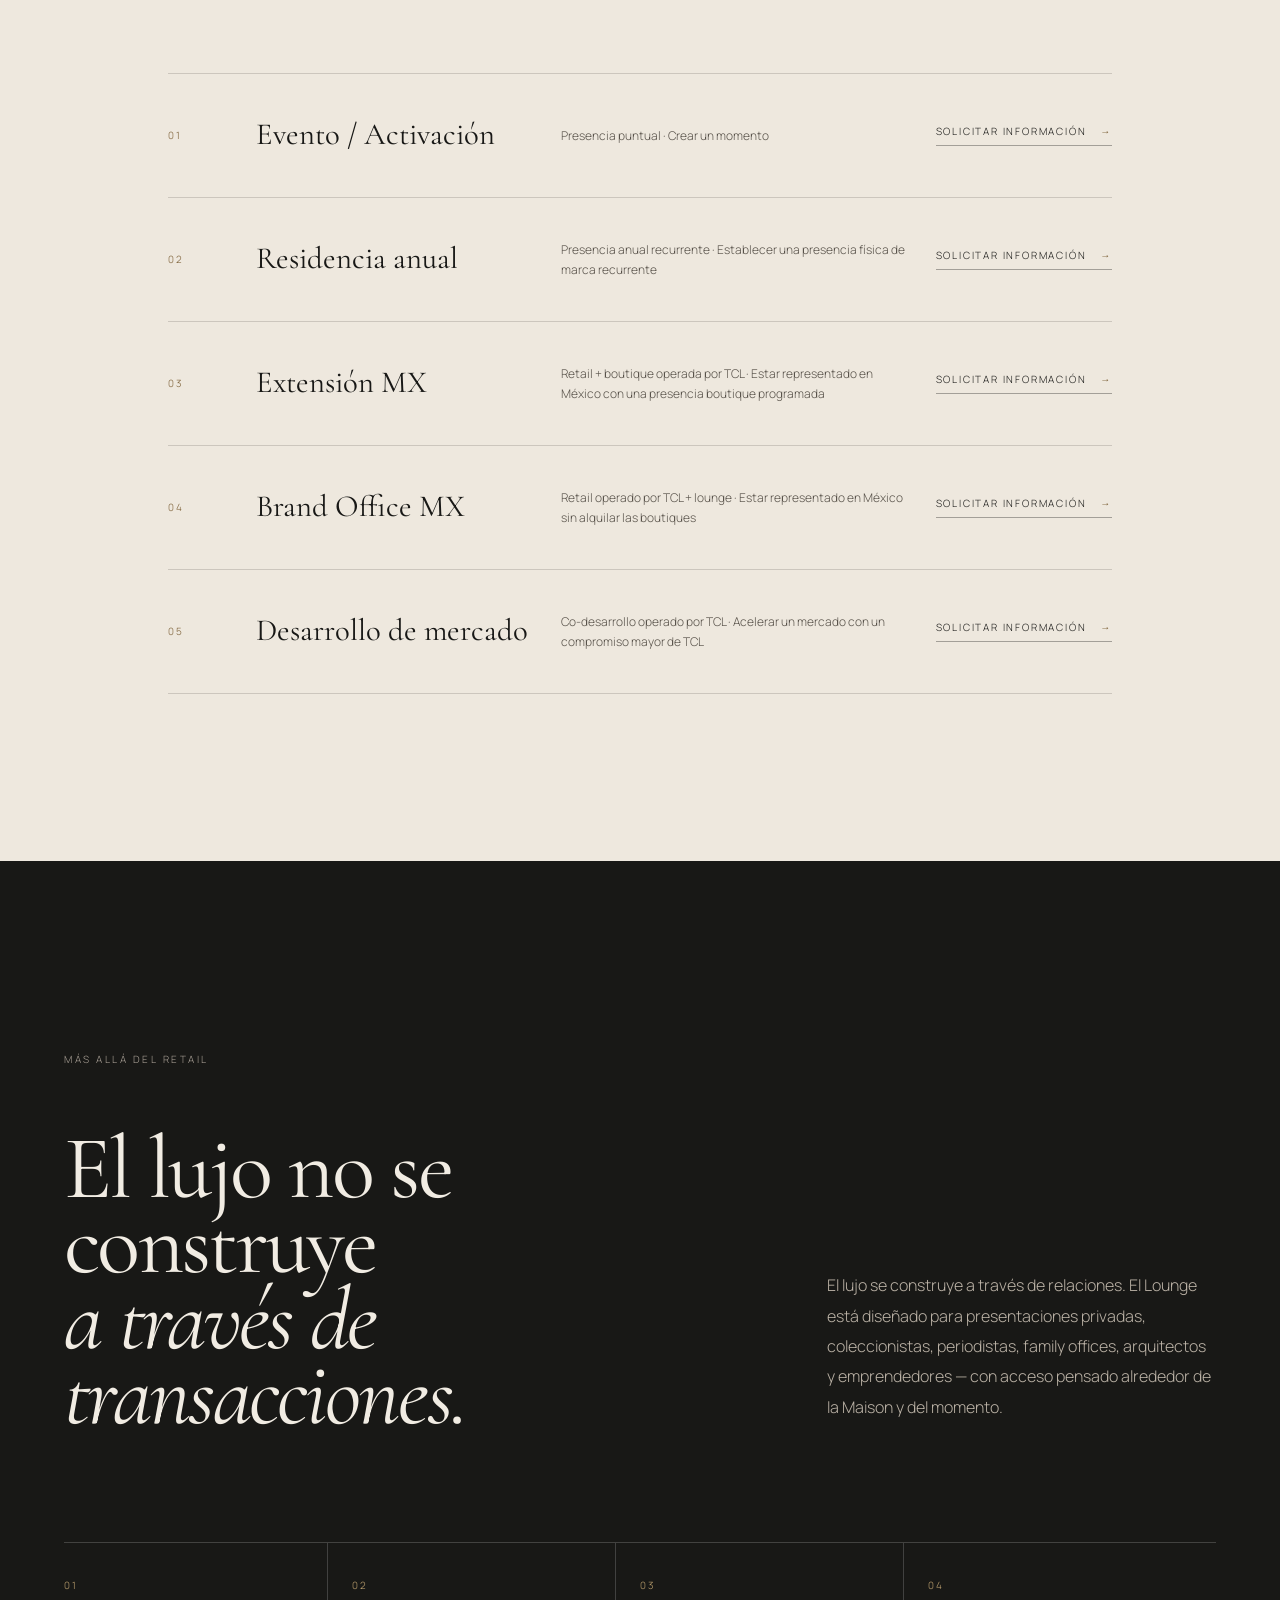
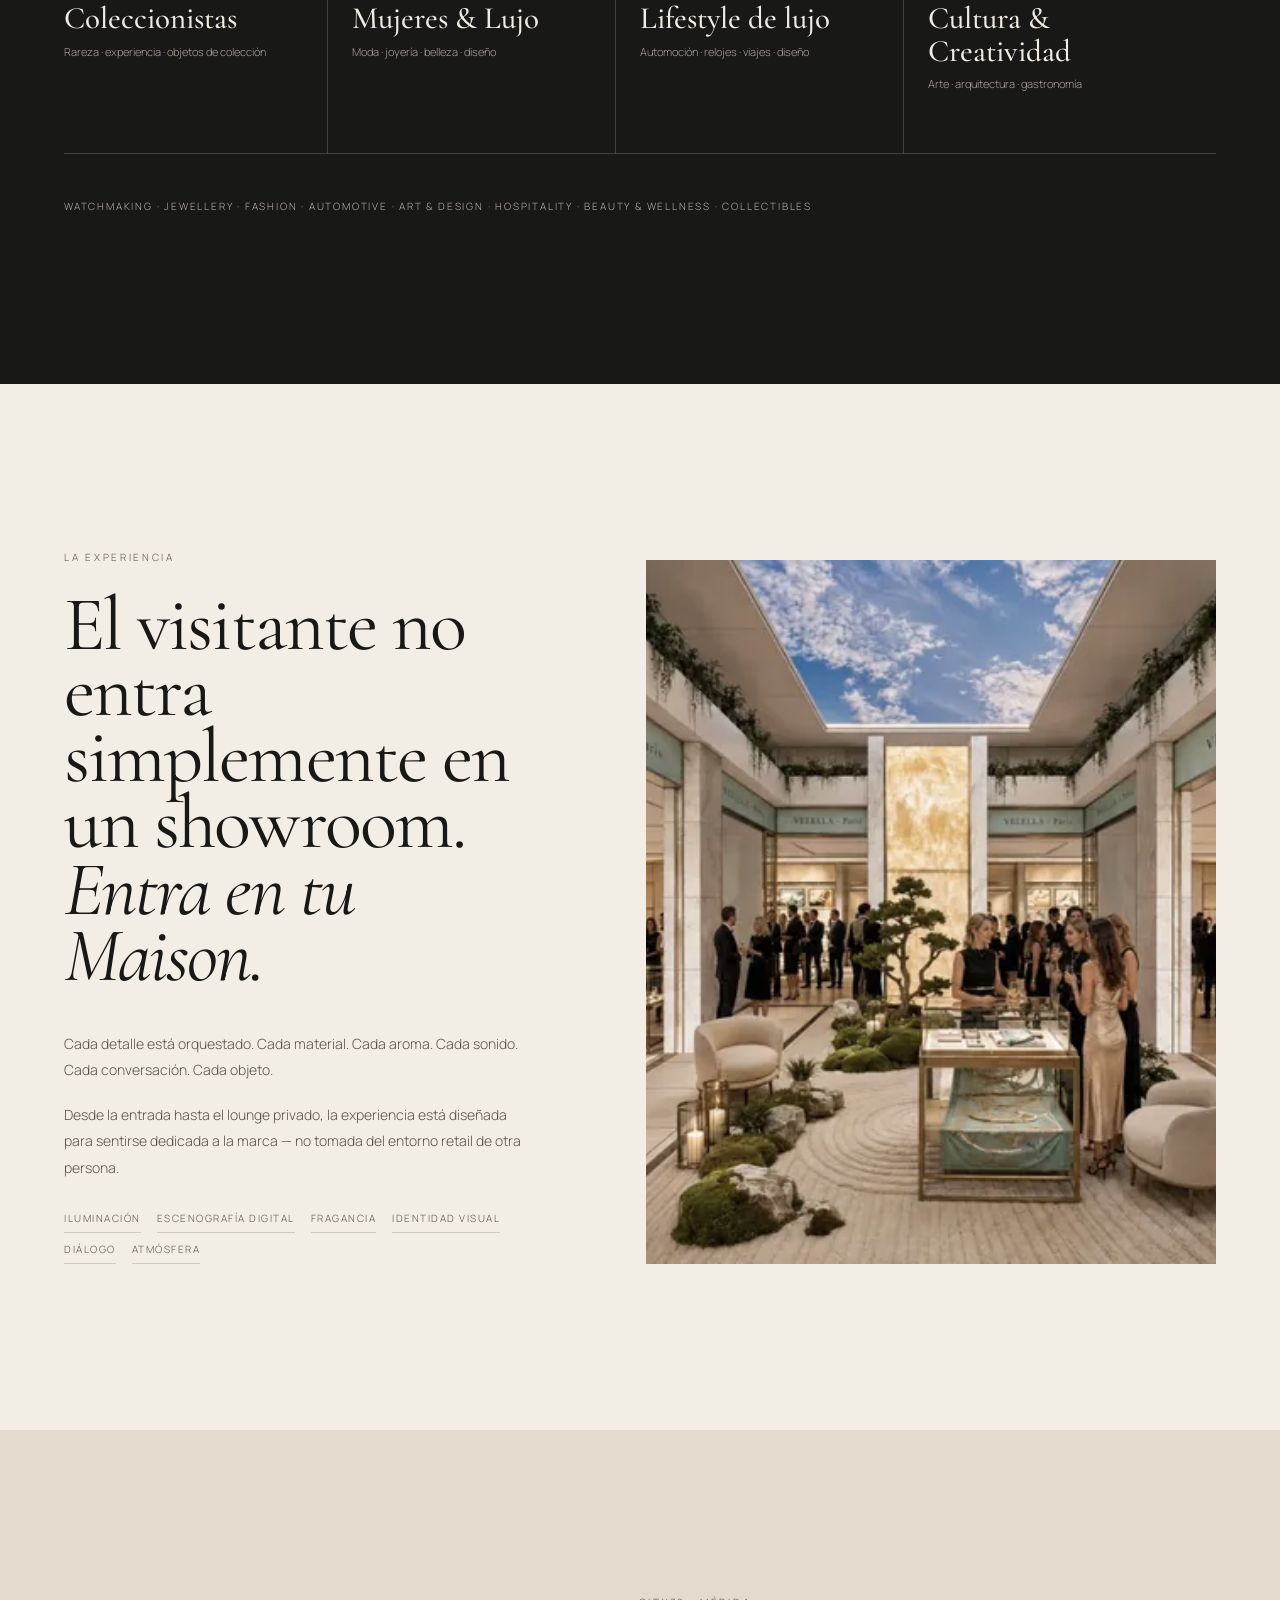
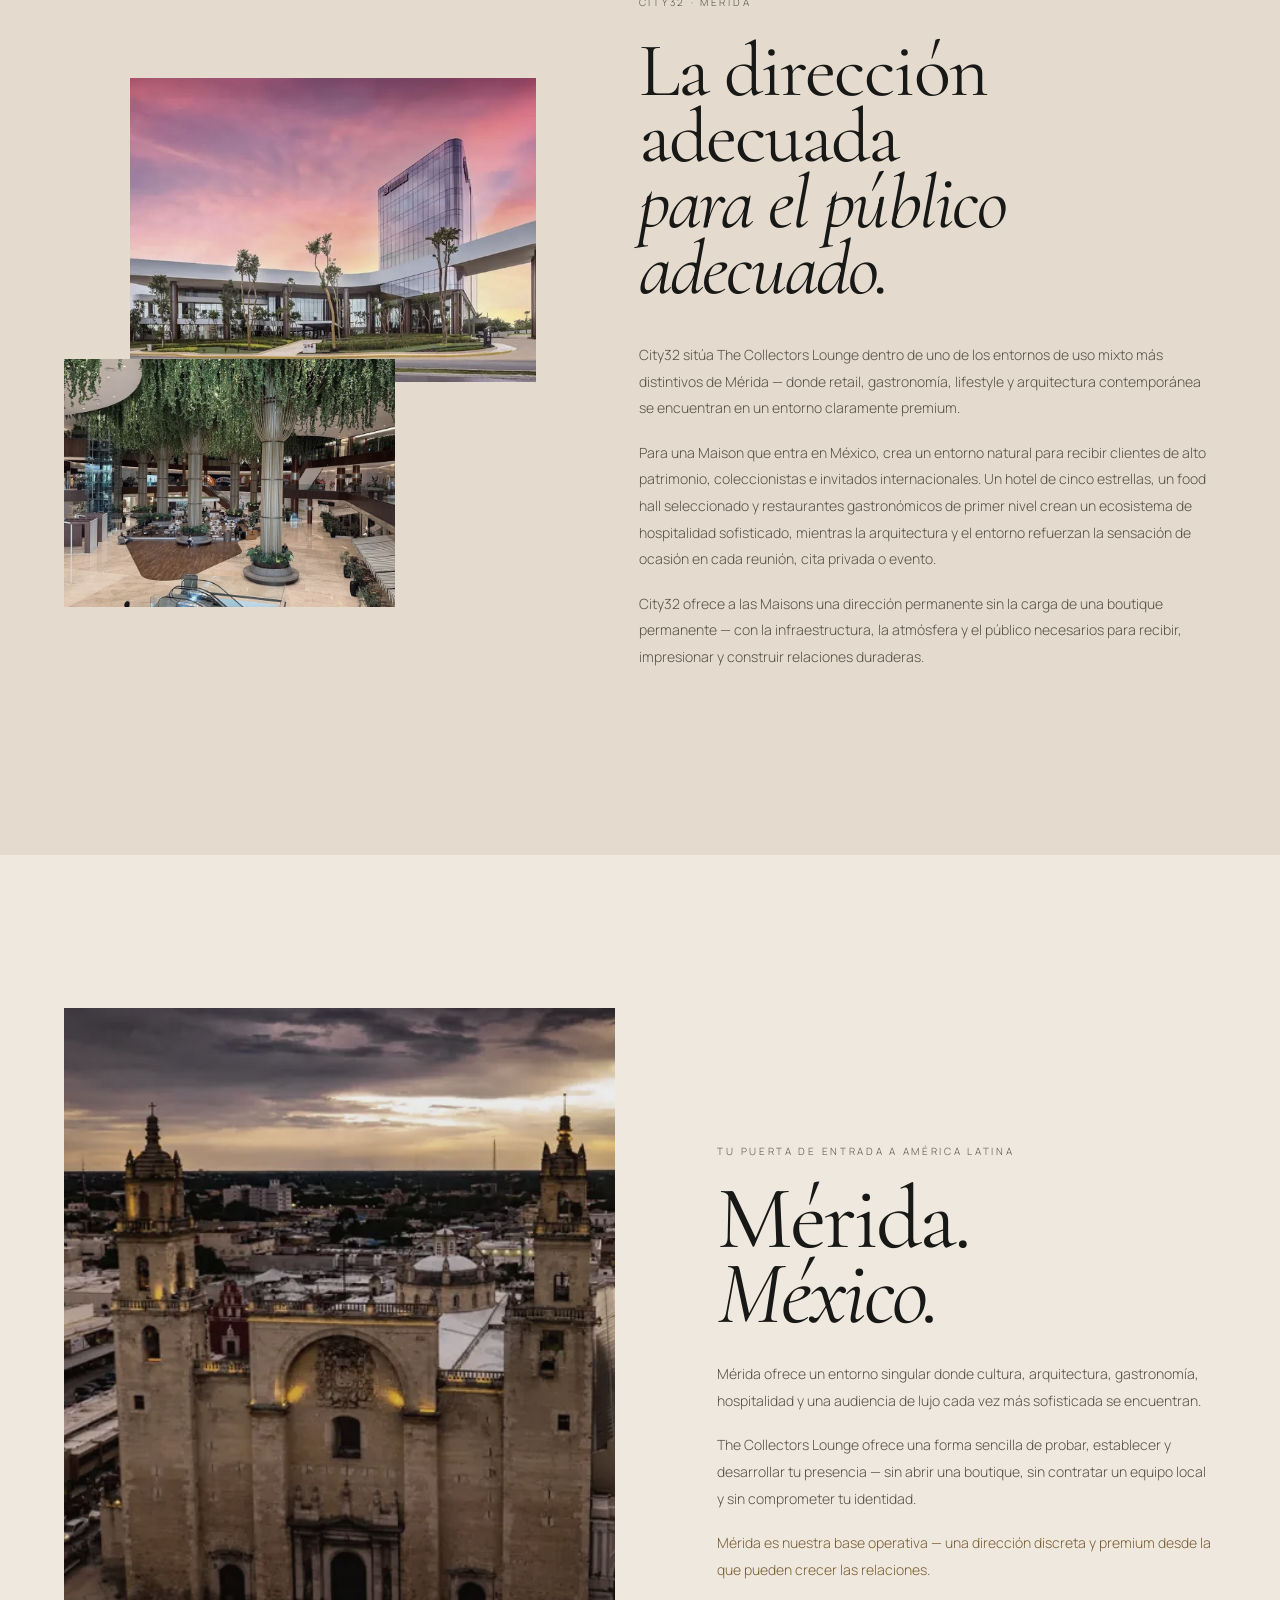
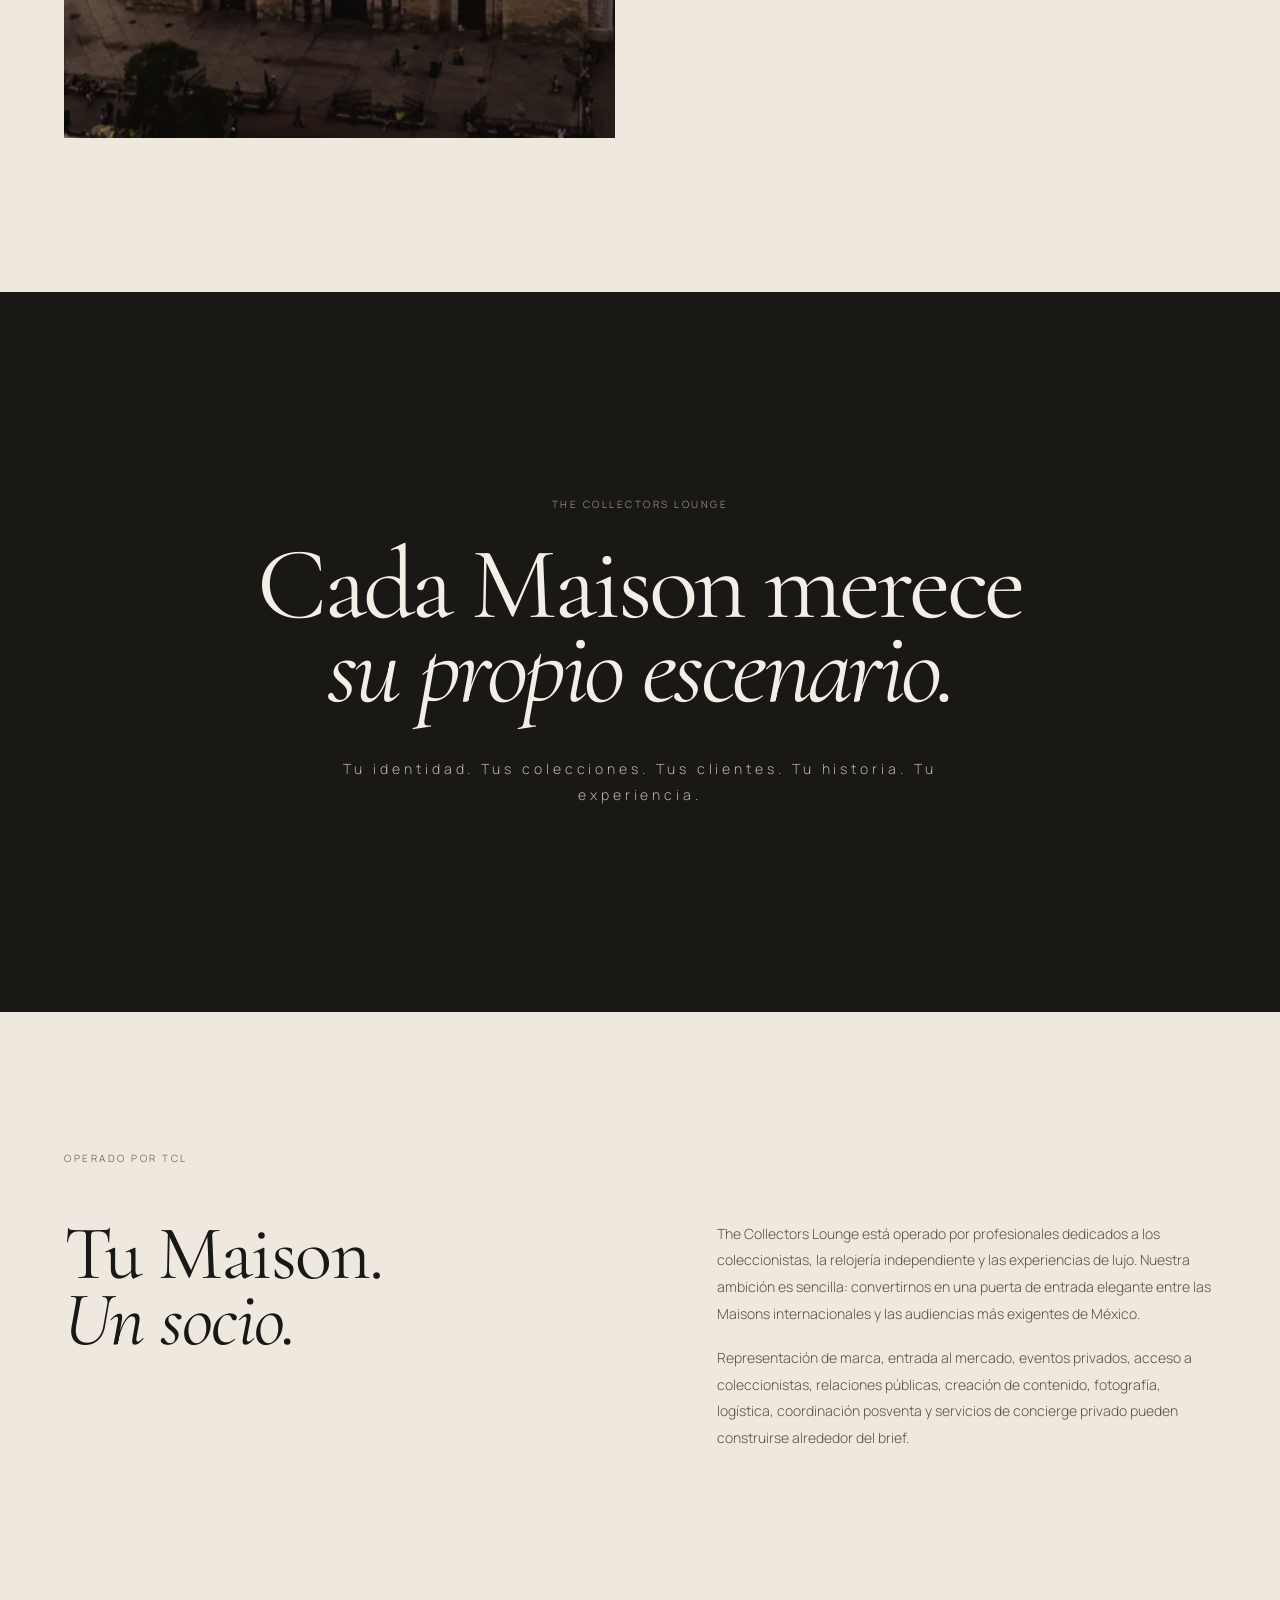
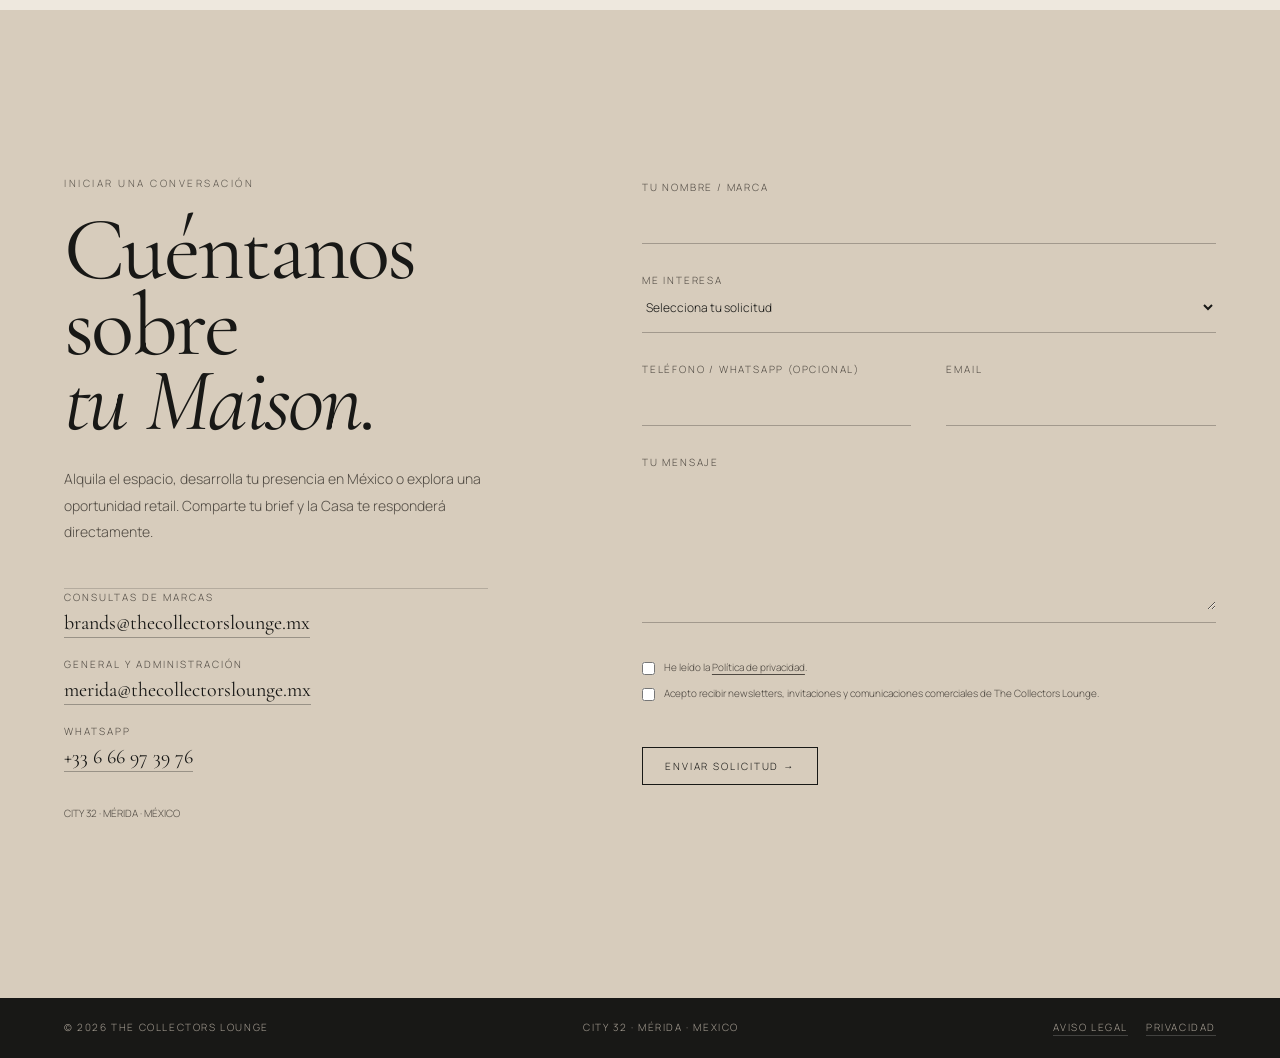
<file: es/index.html>
<!DOCTYPE html>

<html lang="es">
<head>
<meta charset="utf-8"/>
<meta content="width=device-width, initial-scale=1" name="viewport"/>
<title>The Collectors Lounge — Tu Maison privada en México</title>
<meta content="The Collectors Lounge — tu Maison privada en México. Una dirección permanente, hospitalidad privada y entrada al mercado desde Mérida." name="description"/>
<link href="https://thecollectorslounge.mx/es/" rel="canonical"/>
<link href="https://thecollectorslounge.mx/" hreflang="en" rel="alternate"/>
<link href="https://thecollectorslounge.mx/fr/" hreflang="fr" rel="alternate"/>
<link href="https://thecollectorslounge.mx/es/" hreflang="es" rel="alternate"/>
<link href="https://thecollectorslounge.mx/" hreflang="x-default" rel="alternate"/>
<meta content="#181816" name="theme-color"/>
<meta content="website" property="og:type"/>
<meta content="The Collectors Lounge" property="og:site_name"/>
<meta content="The Collectors Lounge — Tu Maison privada en México" property="og:title"/>
<meta content="The Collectors Lounge — tu Maison privada en México. Una dirección permanente, hospitalidad privada y entrada al mercado desde Mérida." property="og:description"/>
<meta content="https://thecollectorslounge.mx/es/" property="og:url"/>
<meta content="https://thecollectorslounge.mx/assets/og-image.jpg" property="og:image"/>
<meta content="1200" property="og:image:width"/>
<meta content="630" property="og:image:height"/>
<meta content="El entorno de boutique privada de The Collectors Lounge" property="og:image:alt"/>
<meta content="es_MX" property="og:locale"/>
<meta content="en_US" property="og:locale:alternate"/>
<meta content="fr_FR" property="og:locale:alternate"/>
<meta content="summary_large_image" name="twitter:card"/>
<meta content="The Collectors Lounge — Tu Maison privada en México" name="twitter:title"/>
<meta content="The Collectors Lounge — tu Maison privada en México. Una dirección permanente, hospitalidad privada y entrada al mercado desde Mérida." name="twitter:description"/>
<meta content="https://thecollectorslounge.mx/assets/og-image.jpg" name="twitter:image"/>
<link href="/favicon.ico" rel="icon" sizes="48x48"/>
<link href="/favicon.svg" rel="icon" type="image/svg+xml"/>
<link href="/apple-touch-icon.png" rel="apple-touch-icon"/>
<link as="font" crossorigin="" href="/assets/fonts/cormorant-garamond-400.woff2" rel="preload" type="font/woff2"/>
<link as="font" crossorigin="" href="/assets/fonts/manrope-variable.woff2" rel="preload" type="font/woff2"/>
<link as="image" fetchpriority="high" imagesizes="100vw" imagesrcset="/assets/img/hero-800.webp 800w, /assets/img/hero-1343.webp 1343w" rel="preload"/>
<link href="/styles.css" rel="stylesheet"/>
<script type="application/ld+json">{"@context": "https://schema.org", "@graph": [{"@type": "Organization", "@id": "https://thecollectorslounge.mx/#organization", "name": "The Collectors Lounge", "legalName": "The Collectors Lounge S.R.L., S. de R.L.", "url": "https://thecollectorslounge.mx/", "logo": "https://thecollectorslounge.mx/icon-512.png", "image": "https://thecollectorslounge.mx/assets/og-image.jpg", "description": "The Collectors Lounge — your private Maison in Mexico. A permanent address, private hospitality and market entry from Mérida.", "email": "brands@thecollectorslounge.mx", "address": {"@type": "PostalAddress", "addressLocality": "Mérida", "addressRegion": "Yucatán", "addressCountry": "MX"}, "contactPoint": [{"@type": "ContactPoint", "contactType": "sales", "email": "brands@thecollectorslounge.mx", "telephone": "+33666973976", "availableLanguage": ["English", "French", "Spanish"]}]}, {"@type": "WebSite", "@id": "https://thecollectorslounge.mx/#website", "url": "https://thecollectorslounge.mx/", "name": "The Collectors Lounge", "inLanguage": ["en", "fr", "es"], "publisher": {"@id": "https://thecollectorslounge.mx/#organization"}}]}</script>
</head>
<body>
<a class="skip-link" data-i18n="skip" href="#main-content">Ir al contenido</a>
<header class="header">
<a class="logo" href="#top"><span>THE COLLECTORS LOUNGE</span><small>CITY 32 · MÉRIDA · MEXICO</small></a>
<button aria-controls="nav" aria-expanded="false" aria-label="Abrir la navegación" class="menu" data-i18n="menu" data-label-close="Cerrar la navegación" data-label-open="Abrir la navegación" type="button">Menú</button>
<nav aria-label="Navegación principal" class="nav nav-with-languages" id="nav">
<a data-i18n="nav_house" href="#house">La Casa</a><a data-i18n="nav_space" href="#space">El Espacio</a><a data-i18n="nav_brands" href="#offers">Para las Marcas</a><a data-i18n="nav_community" href="#community">La Comunidad</a><a data-i18n="nav_merida" href="#location">Mérida</a><a class="nav-cta" data-i18n="nav_contact" href="#contact">Contacto</a>
</nav>
<div aria-label="Selector de idioma" class="lang-switcher"><a data-lang="en" href="/" hreflang="en" lang="en">EN</a><a data-lang="fr" href="/fr/" hreflang="fr" lang="fr">FR</a><a aria-current="true" class="active" data-lang="es" href="/es/" hreflang="es" lang="es">ES</a></div></header>
<main id="top">
<div id="main-content" tabindex="-1"></div>
<section class="hero">
<img alt="El entorno de boutique privada de The Collectors Lounge" class="hero-img" decoding="async" fetchpriority="high" height="908" sizes="100vw" src="/assets/img/hero-1343.webp" srcset="/assets/img/hero-800.webp 800w, /assets/img/hero-1343.webp 1343w" width="1343"/><div class="hero-shade"></div>
<div class="hero-content"><h1 data-i18n="hero_title">Tu Maison privada<br/><i>en México.</i></h1><p class="lead" data-i18n="hero_lead">Una dirección permanente. Un showroom privado. Un entorno inmersivo. Una experiencia por invitación — sin abrir una boutique.</p><div class="hero-actions"><a class="line-link light hero-cta" data-i18n="hero_cta" href="#house">Descubrir la Casa <span>→</span></a><a class="line-link light hero-cta" data-i18n="hero_cta2" href="#contact">Iniciar una conversación <span>→</span></a></div></div>
<div class="hero-foot" data-i18n="hero_foot">REPRESENTACIÓN DE MARCAS · HOSPITALIDAD PRIVADA · ENTRADA AL MERCADO</div>
</section>
<section class="section intro" id="house"><div class="label" data-i18n="house_label">LA CASA</div><div class="copy"><h2 data-i18n="house_title">Existe<br/><i>otra manera.</i></h2><p data-i18n="house_p1">Durante décadas, las marcas de lujo que entran en nuevos mercados se han enfrentado al mismo dilema: abrir una boutique costosa, depender de un distribuidor o permanecer invisibles.</p><p data-i18n="house_p2">Creemos que existe otra manera. The Collectors Lounge ofrece a una Maison su propio universo en México — sin comprometer su identidad, sin invertir en una boutique permanente y sin perder el control de su historia.</p><p class="gold-note" data-i18n="house_note">Tu Maison. Tu identidad. Tus colecciones. Tus clientes. Tu experiencia.</p></div></section>
<section class="section space-section" id="space">
<div class="section-head"><div class="label" data-i18n="space_label">EL ESPACIO</div><h2 data-i18n="space_title">Más que<br/><i>un showroom.</i></h2><p data-i18n="space_intro">Un entorno flexible diseñado para experiencias privadas, activaciones de marca y entrada al mercado — listo para convertirse en tu Maison.</p></div>
<div class="space-gallery">
<figure><img alt="Atrio central" class="site-harmonized-image" decoding="async" height="666" loading="lazy" sizes="(max-width:820px) 100vw, 50vw" src="/assets/img/atrium-960.webp" srcset="/assets/img/atrium-640.webp 640w, /assets/img/atrium-960.webp 960w, /assets/img/atrium-1280.webp 1280w" width="1280"/><figcaption data-i18n="atrium">El Atrium</figcaption></figure>
<figure><img alt="Sala privada de coleccionistas" class="site-harmonized-image" decoding="async" height="836" loading="lazy" sizes="(max-width:820px) 100vw, 50vw" src="/assets/img/collectors-960.webp" srcset="/assets/img/collectors-640.webp 640w, /assets/img/collectors-960.webp 960w, /assets/img/collectors-1280.webp 1280w, /assets/img/collectors-1600.webp 1600w" width="1600"/><figcaption data-i18n="collectors_room">The Collectors Room</figcaption></figure>
</div>
<div class="space-gallery space-gallery-extra">
<figure><img alt="Atrio e interior de la boutique privada de Collectors Lounge" class="site-harmonized-image" decoding="async" height="666" loading="lazy" sizes="(max-width:820px) 100vw, 50vw" src="/assets/img/lounge1-960.webp" srcset="/assets/img/lounge1-640.webp 640w, /assets/img/lounge1-960.webp 960w, /assets/img/lounge1-1280.webp 1280w" width="1280"/><figcaption data-i18n="lounge">The Lounge</figcaption></figure>
<figure><img alt="Interior de Collectors Lounge y experiencia privada para clientes" class="site-harmonized-image" decoding="async" height="665" loading="lazy" sizes="(max-width:820px) 100vw, 50vw" src="/assets/img/lounge2-960.webp" srcset="/assets/img/lounge2-640.webp 640w, /assets/img/lounge2-960.webp 960w, /assets/img/lounge2-1280.webp 1280w" width="1280"/><figcaption data-i18n="private_experience">La Experiencia Privada</figcaption></figure>
</div>
<div class="space-stats"><article><span>01</span><strong>76 m²</strong><small data-i18n="stat1_title">Boutique retail</small><em data-i18n="stat1_sub">+ 20 m² back-of-house</em></article><article><span>02</span><strong>76 m²</strong><small data-i18n="stat2_title">Boutique gemela</small><em data-i18n="stat2_sub">+ 20 m² back-of-house</em></article><article><span>03</span><strong>40 m²</strong><small data-i18n="stat3_title">Atrium</small><em data-i18n="stat3_sub">Hospitalidad · lanzamientos · demostraciones</em></article><article><span>04</span><strong>27 m²</strong><small data-i18n="stat4_title">Collectors Room</small><em data-i18n="stat4_sub">Citas privadas · encuentros íntimos</em></article><article><span>05</span><strong>5 m²</strong><small data-i18n="stat5_title">Cámara fuerte</small><em data-i18n="stat5_sub">Almacenamiento seguro · acceso privado</em></article></div>
<div class="space-details"><div><h3 data-i18n="detail1_title">Lista para convertirse en tu Maison.</h3><p data-i18n="detail1_p">Mobiliario, vitrinas, iluminación, pantallas, alimentación eléctrica, Wi-Fi operativo y preparación diaria forman parte del entorno estándar. El contenido digital y la personalización gráfica estándar pueden adaptarse a la marca.</p></div><div><h3 data-i18n="detail2_title">Un equipo profesional a tu lado.</h3><p data-i18n="detail2_p">Una activación de una sola boutique incluye un responsable de sitio, dos anfitriones-asesores, seguridad compartida y limpieza diaria. Con ambas boutiques: un responsable de sitio, cuatro anfitriones-asesores, seguridad adaptada y limpieza diaria.</p></div><div><h3 data-i18n="detail3_title">De lo privado a la toma completa.</h3><p data-i18n="detail3_p">El atrium y las boutiques pueden pasar de citas privadas a cenas, cócteles, lanzamientos y demostraciones. Los formatos van desde salones privados íntimos hasta tomas completas para hasta 80 invitados.</p></div></div>
<div class="included-grid"><span data-i18n="inc1">Citas privadas</span><span data-i18n="inc2">Eventos para coleccionistas</span><span data-i18n="inc3">Presentaciones de prensa</span><span data-i18n="inc4">Lanzamientos de producto</span><span data-i18n="inc5">Cenas VIP</span><span data-i18n="inc6">Storytelling de marca</span><span data-i18n="inc7">Pruebas retail</span><span data-i18n="inc8">Representación de mercado</span><span data-i18n="inc9">Servicios de concierge</span></div>
<div class="space-note" data-i18n="space_note">Hospitalidad adicional, seguridad reforzada, transporte VIP, concierge, escenografía, producción audiovisual, almacenamiento seguro temporal y logística especial pueden organizarse según el brief.</div>
</section>
<section class="section offers" id="offers"><div class="section-head offers-head"><div class="label" data-i18n="offers_label">MÁS QUE UN SHOWROOM</div><h2 class="identity-title" data-i18n="offers_title">Un lugar.<br/><i>Identidades infinitas.</i></h2><p data-i18n="offers_intro">The Collectors Lounge (TCL) no es retail. Es una plataforma de entrada al mercado — un lugar donde cada Maison puede establecer su propio universo.</p></div><div class="identity-image"><img alt="Entorno retail de lujo neutro, preparado para distintas identidades de marca" class="site-harmonized-image" decoding="async" height="835" loading="lazy" sizes="100vw" src="/assets/img/identities-1280.webp" srcset="/assets/img/identities-800.webp 800w, /assets/img/identities-1280.webp 1280w, /assets/img/identities-1600.webp 1600w" width="1600"/></div><div class="offer-grid"><article><span>01</span><h3 data-i18n="offer1_title">Evento / Activación</h3><p data-i18n="offer1_p">Presencia puntual · Crear un momento</p><a class="line-link" data-i18n="enquire" data-interest="Event / Activation" href="#contact">Solicitar información <span>→</span></a></article><article><span>02</span><h3 data-i18n="offer2_title">Residencia anual</h3><p data-i18n="offer2_p">Presencia anual recurrente · Establecer una presencia física de marca recurrente</p><a class="line-link" data-i18n="enquire" data-interest="Annual Residency" href="#contact">Solicitar información <span>→</span></a></article><article><span>03</span><h3 data-i18n="offer3_title">Extensión MX</h3><p data-i18n="offer3_p">Retail + boutique operada por TCL · Estar representado en México con una presencia boutique programada</p><a class="line-link" data-i18n="enquire" data-interest="MX Extension" href="#contact">Solicitar información <span>→</span></a></article><article><span>04</span><h3 data-i18n="offer4_title">Brand Office MX</h3><p data-i18n="offer4_p">Retail operado por TCL + lounge · Estar representado en México sin alquilar las boutiques</p><a class="line-link" data-i18n="enquire" data-interest="Brand Office MX" href="#contact">Solicitar información <span>→</span></a></article><article><span>05</span><h3 data-i18n="offer5_title">Desarrollo de mercado</h3><p data-i18n="offer5_p">Co-desarrollo operado por TCL · Acelerar un mercado con un compromiso mayor de TCL</p><a class="line-link" data-i18n="enquire" data-interest="Market Development" href="#contact">Solicitar información <span>→</span></a></article></div></section>
<section class="section community" id="community"><div class="label" data-i18n="community_label">MÁS ALLÁ DEL RETAIL</div><div class="community-top"><h2 data-i18n="community_title">El lujo no se construye<br/><i>a través de transacciones.</i></h2><p data-i18n="community_intro">El lujo se construye a través de relaciones. El Lounge está diseñado para presentaciones privadas, coleccionistas, periodistas, family offices, arquitectos y emprendedores — con acceso pensado alrededor de la Maison y del momento.</p></div><div class="community-grid"><div><span>01</span><strong data-i18n="comm1_title">Coleccionistas</strong><small data-i18n="comm1_p">Rareza · experiencia · objetos de colección</small></div><div><span>02</span><strong data-i18n="comm2_title">Mujeres &amp; Lujo</strong><small data-i18n="comm2_p">Moda · joyería · belleza · diseño</small></div><div><span>03</span><strong data-i18n="comm3_title">Lifestyle de lujo</strong><small data-i18n="comm3_p">Automoción · relojes · viajes · diseño</small></div><div><span>04</span><strong data-i18n="comm4_title">Cultura &amp; Creatividad</strong><small data-i18n="comm4_p">Arte · arquitectura · gastronomía</small></div></div><div class="universes">WATCHMAKING · JEWELLERY · FASHION · AUTOMOTIVE · ART &amp; DESIGN · HOSPITALITY · BEAUTY &amp; WELLNESS · COLLECTIBLES</div></section>
<section class="section experience"><div class="experience-copy"><div class="label" data-i18n="experience_label">LA EXPERIENCIA</div><h2 data-i18n="experience_title">El visitante no entra simplemente en un showroom.<br/><i>Entra en tu Maison.</i></h2><p data-i18n="experience_p1">Cada detalle está orquestado. Cada material. Cada aroma. Cada sonido. Cada conversación. Cada objeto.</p><p data-i18n="experience_p2">Desde la entrada hasta el lounge privado, la experiencia está diseñada para sentirse dedicada a la marca — no tomada del entorno retail de otra persona.</p><div class="experience-tags"><span data-i18n="tag1">Iluminación</span><span data-i18n="tag2">Escenografía digital</span><span data-i18n="tag3">Fragancia</span><span data-i18n="tag4">Identidad visual</span><span data-i18n="tag5">Diálogo</span><span data-i18n="tag6">Atmósfera</span></div></div><div class="experience-image"><img alt="Experiencia privada de marca atendida por anfitriones" class="site-harmonized-image" decoding="async" height="833" loading="lazy" sizes="(max-width:820px) 100vw, 50vw" src="/assets/img/experience-1200.webp" srcset="/assets/img/experience-800.webp 800w, /assets/img/experience-1200.webp 1200w, /assets/img/experience-1600.webp 1600w" width="1600"/></div></section>
<section class="section city32">
<div class="city32-images">
<div class="city32-exterior"><img alt="Exterior de City32 en Mérida, México" class="site-harmonized-image" decoding="async" height="900" loading="lazy" sizes="(max-width:820px) 100vw, 50vw" src="/assets/img/city_ext-1280.webp" srcset="/assets/img/city_ext-800.webp 800w, /assets/img/city_ext-1280.webp 1280w, /assets/img/city_ext-1600.webp 1600w" width="1600"/></div>
<div class="city32-interior"><img alt="Interior de City32 en Mérida, México" class="site-harmonized-image" decoding="async" height="1600" loading="lazy" sizes="(max-width:820px) 100vw, 50vw" src="/assets/img/city_int-900.webp" srcset="/assets/img/city_int-600.webp 600w, /assets/img/city_int-900.webp 900w, /assets/img/city_int-1200.webp 1200w" width="1200"/></div>
</div>
<div class="city32-copy">
<div class="label" data-i18n="city_label">CITY32 · MÉRIDA</div>
<h2 data-i18n="city_title">La dirección adecuada<br/><i>para el público adecuado.</i></h2>
<p data-i18n="city_p1">City32 sitúa The Collectors Lounge dentro de uno de los entornos de uso mixto más distintivos de Mérida — donde retail, gastronomía, lifestyle y arquitectura contemporánea se encuentran en un entorno claramente premium.</p>
<p data-i18n="city_p2">Para una Maison que entra en México, crea un entorno natural para recibir clientes de alto patrimonio, coleccionistas e invitados internacionales. Un hotel de cinco estrellas, un food hall seleccionado y restaurantes gastronómicos de primer nivel crean un ecosistema de hospitalidad sofisticado, mientras la arquitectura y el entorno refuerzan la sensación de ocasión en cada reunión, cita privada o evento.</p>
<p data-i18n="city_p3">City32 ofrece a las Maisons una dirección permanente sin la carga de una boutique permanente — con la infraestructura, la atmósfera y el público necesarios para recibir, impresionar y construir relaciones duraderas.</p>
</div>
</section>
<section class="section location" id="location"><div class="location-image"><img alt="Iglesia histórica de Mérida al atardecer" class="site-harmonized-image" decoding="async" height="1199" loading="lazy" sizes="(max-width:820px) 100vw, 50vw" src="/assets/img/merida-1280.webp" srcset="/assets/img/merida-800.webp 800w, /assets/img/merida-1280.webp 1280w, /assets/img/merida-1600.webp 1600w" width="1600"/></div><div class="location-copy"><div class="label" data-i18n="location_label">TU PUERTA DE ENTRADA A AMÉRICA LATINA</div><h2 data-i18n="location_title">Mérida.<br/><i>México.</i></h2><p data-i18n="loc_p1">Mérida ofrece un entorno singular donde cultura, arquitectura, gastronomía, hospitalidad y una audiencia de lujo cada vez más sofisticada se encuentran.</p><p data-i18n="loc_p2">The Collectors Lounge ofrece una forma sencilla de probar, establecer y desarrollar tu presencia — sin abrir una boutique, sin contratar un equipo local y sin comprometer tu identidad.</p><p class="gold-note" data-i18n="loc_note">Mérida es nuestra base operativa — una dirección discreta y premium desde la que pueden crecer las relaciones.</p></div></section>
<section class="statement"><p data-i18n="statement_label">THE COLLECTORS LOUNGE</p><h2 data-i18n="statement_title">Cada Maison merece<br/><i>su propio escenario.</i></h2><p class="statement-sub" data-i18n="statement_sub">Tu identidad. Tus colecciones. Tus clientes. Tu historia. Tu experiencia.</p></section>
<section class="section house-support"><div class="label" data-i18n="support_label">OPERADO POR TCL</div><div class="support-grid"><div><h2 data-i18n="support_title">Tu Maison.<br/><i>Un socio.</i></h2></div><div><p data-i18n="support_p1">The Collectors Lounge está operado por profesionales dedicados a los coleccionistas, la relojería independiente y las experiencias de lujo. Nuestra ambición es sencilla: convertirnos en una puerta de entrada elegante entre las Maisons internacionales y las audiencias más exigentes de México.</p><p data-i18n="support_p2">Representación de marca, entrada al mercado, eventos privados, acceso a coleccionistas, relaciones públicas, creación de contenido, fotografía, logística, coordinación posventa y servicios de concierge privado pueden construirse alrededor del brief.</p></div></div></section>
<section class="contact" id="contact">
<div class="contact-intro"><div class="label" data-i18n="contact_label">INICIAR UNA CONVERSACIÓN</div><h2 data-i18n="contact_title">Cuéntanos sobre<br/><i>tu Maison.</i></h2><p data-i18n="contact_intro">Alquila el espacio, desarrolla tu presencia en México o explora una oportunidad retail. Comparte tu brief y la Casa te responderá directamente.</p><ul class="contact-direct">
<li><span data-i18n="direct_brands">Consultas de marcas</span><a href="mailto:brands@thecollectorslounge.mx">brands@thecollectorslounge.mx</a></li>
<li><span data-i18n="direct_general">General y administración</span><a href="mailto:merida@thecollectorslounge.mx">merida@thecollectorslounge.mx</a></li>
<li><span data-i18n="direct_whatsapp">WhatsApp</span><a href="https://wa.me/33666973976?text=Hola%2C%20me%20gustar%C3%ADa%20hablar%20sobre%20The%20Collectors%20Lounge." rel="noopener" target="_blank">+33 6 66 97 39 76</a></li>
</ul>
<p class="note" data-i18n="contact_location">CITY 32 · MÉRIDA · MÉXICO</p></div>
<form action="/api/contact" class="contact-form" id="contact-form" method="post"><input name="lang" type="hidden" value="es"/>
<div class="form-field form-field-full"><label data-i18n="form_name" for="name">Tu nombre / Marca</label><input autocomplete="organization" id="name" name="name" required="" type="text"/></div>
<div class="form-field form-field-full"><label data-i18n="form_interest" for="request">Me interesa</label><select id="request" name="request" required=""><option data-i18n="form_select_placeholder" disabled="" selected="" value="">Selecciona tu solicitud</option><option data-i18n="offer1_title" value="Event / Activation">Evento / Activación</option><option data-i18n="offer2_title" value="Annual Residency">Residencia anual</option><option data-i18n="offer3_title" value="MX Extension">Extensión MX</option><option data-i18n="offer4_title" value="Brand Office MX">Brand Office MX</option><option data-i18n="offer5_title" value="Market Development">Desarrollo de mercado</option><option data-i18n="form_opt_unsure" value="Not sure yet">Aún no lo sé, me gustaría recibir orientación</option></select></div>
<div class="form-field"><label data-i18n="form_phone" for="phone">Teléfono / WhatsApp (opcional)</label><input autocomplete="tel" id="phone" name="phone" type="tel"/></div>
<div class="form-field"><label data-i18n="form_email" for="email">Email</label><input autocomplete="email" id="email" name="email" required="" type="email"/></div>
<div class="form-field form-field-full"><label data-i18n="form_message" for="message">Tu mensaje</label><textarea id="message" name="message" required="" rows="5"></textarea></div>
<div aria-hidden="true" class="form-honeypot"><label for="company">Company</label><input autocomplete="off" id="company" name="company" tabindex="-1" type="text"/></div>
<div class="form-consents"><label><input name="privacy_ack" required="required" type="checkbox" value="yes"/> <span data-i18n="consent_privacy">He leído la <a href="/es/privacy">Política de privacidad</a>.</span></label><label><input name="marketing_consent" type="checkbox" value="yes"/> <span data-i18n="consent_marketing">Acepto recibir newsletters, invitaciones y comunicaciones comerciales de The Collectors Lounge.</span></label></div><div class="form-field-full" id="turnstile-box"></div><div class="form-actions form-field-full"><button class="button form-submit" data-i18n="form_submit" type="submit">Enviar solicitud <span>→</span></button><p aria-live="polite" class="form-status" id="form-status" role="status"></p></div>
</form>
</section>
</main><footer><span>© 2026 THE COLLECTORS LOUNGE</span><span>CITY 32 · MÉRIDA · MEXICO</span><span class="footer-links"><a data-i18n="legal_link" href="/es/legal">Aviso legal</a><a data-i18n="privacy_link" href="/es/privacy">Privacidad</a></span></footer><script src="/script.js"></script>
</body></html>
</file>
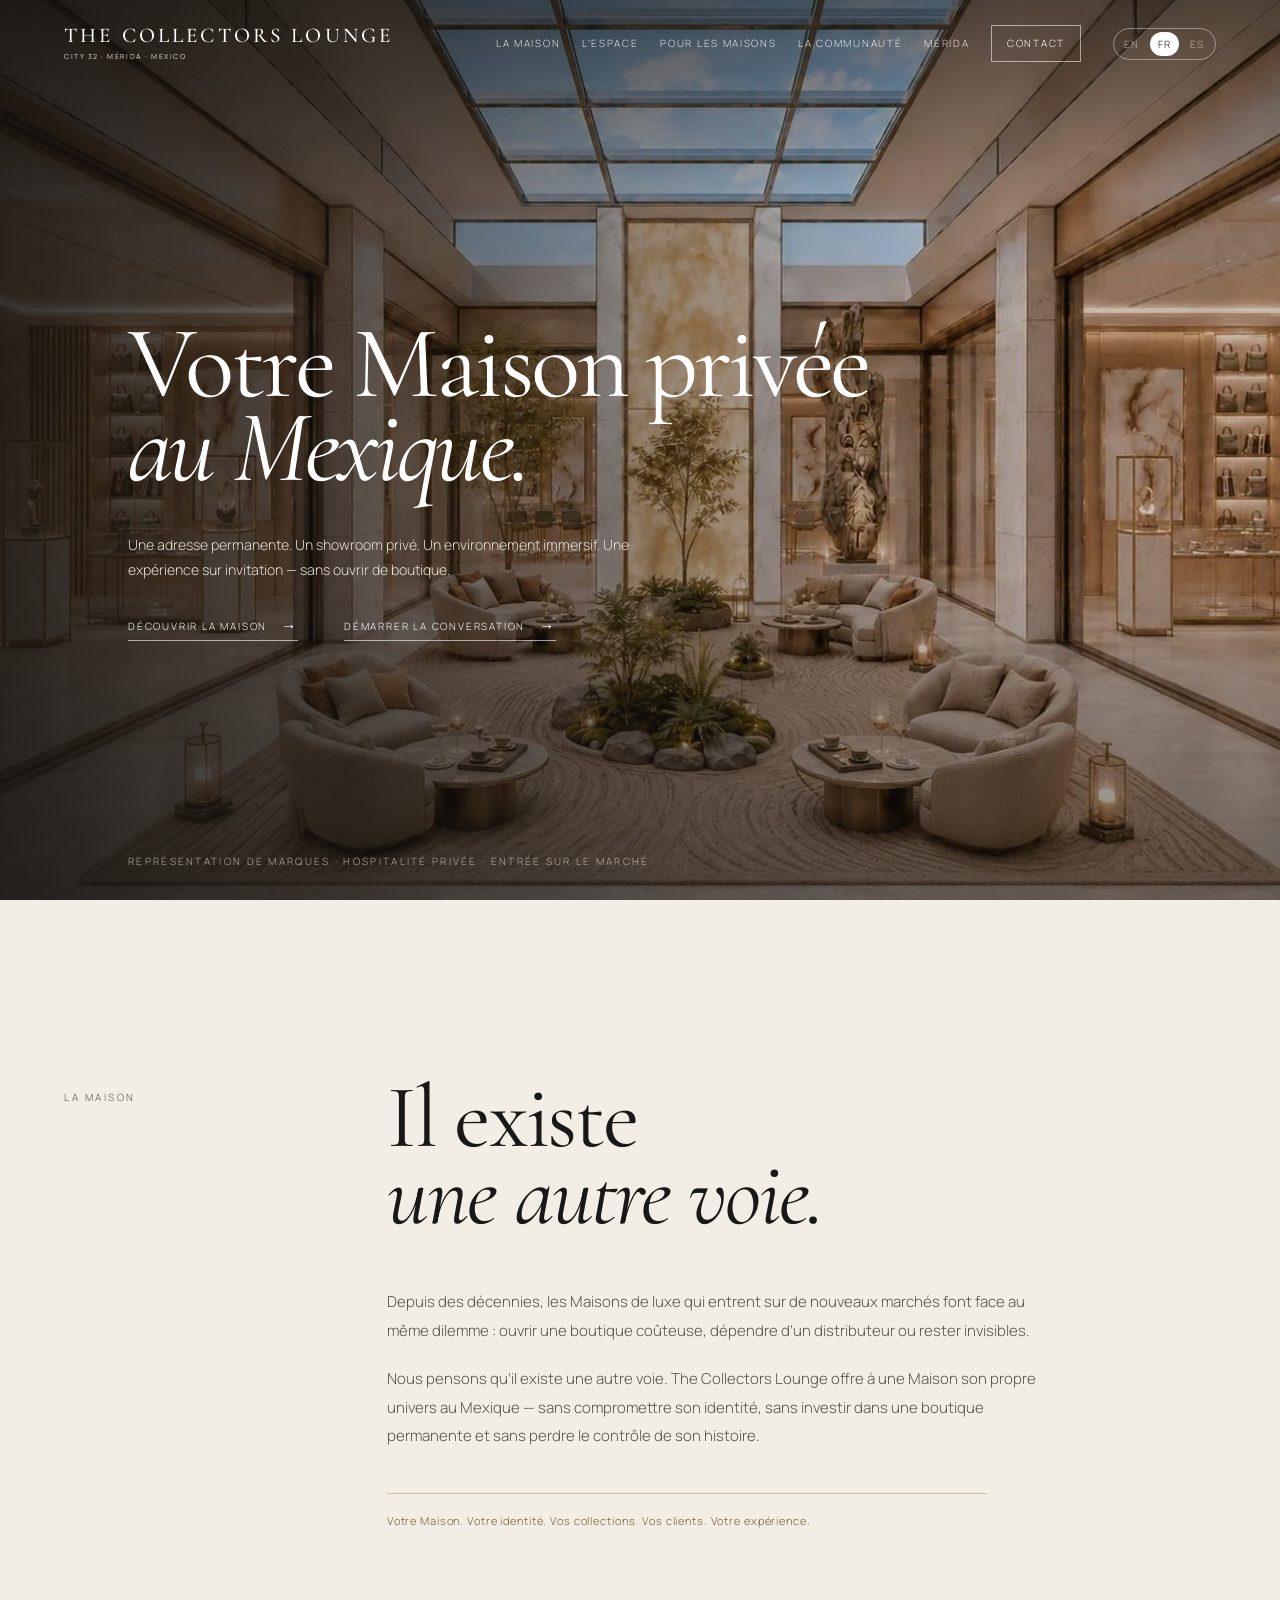
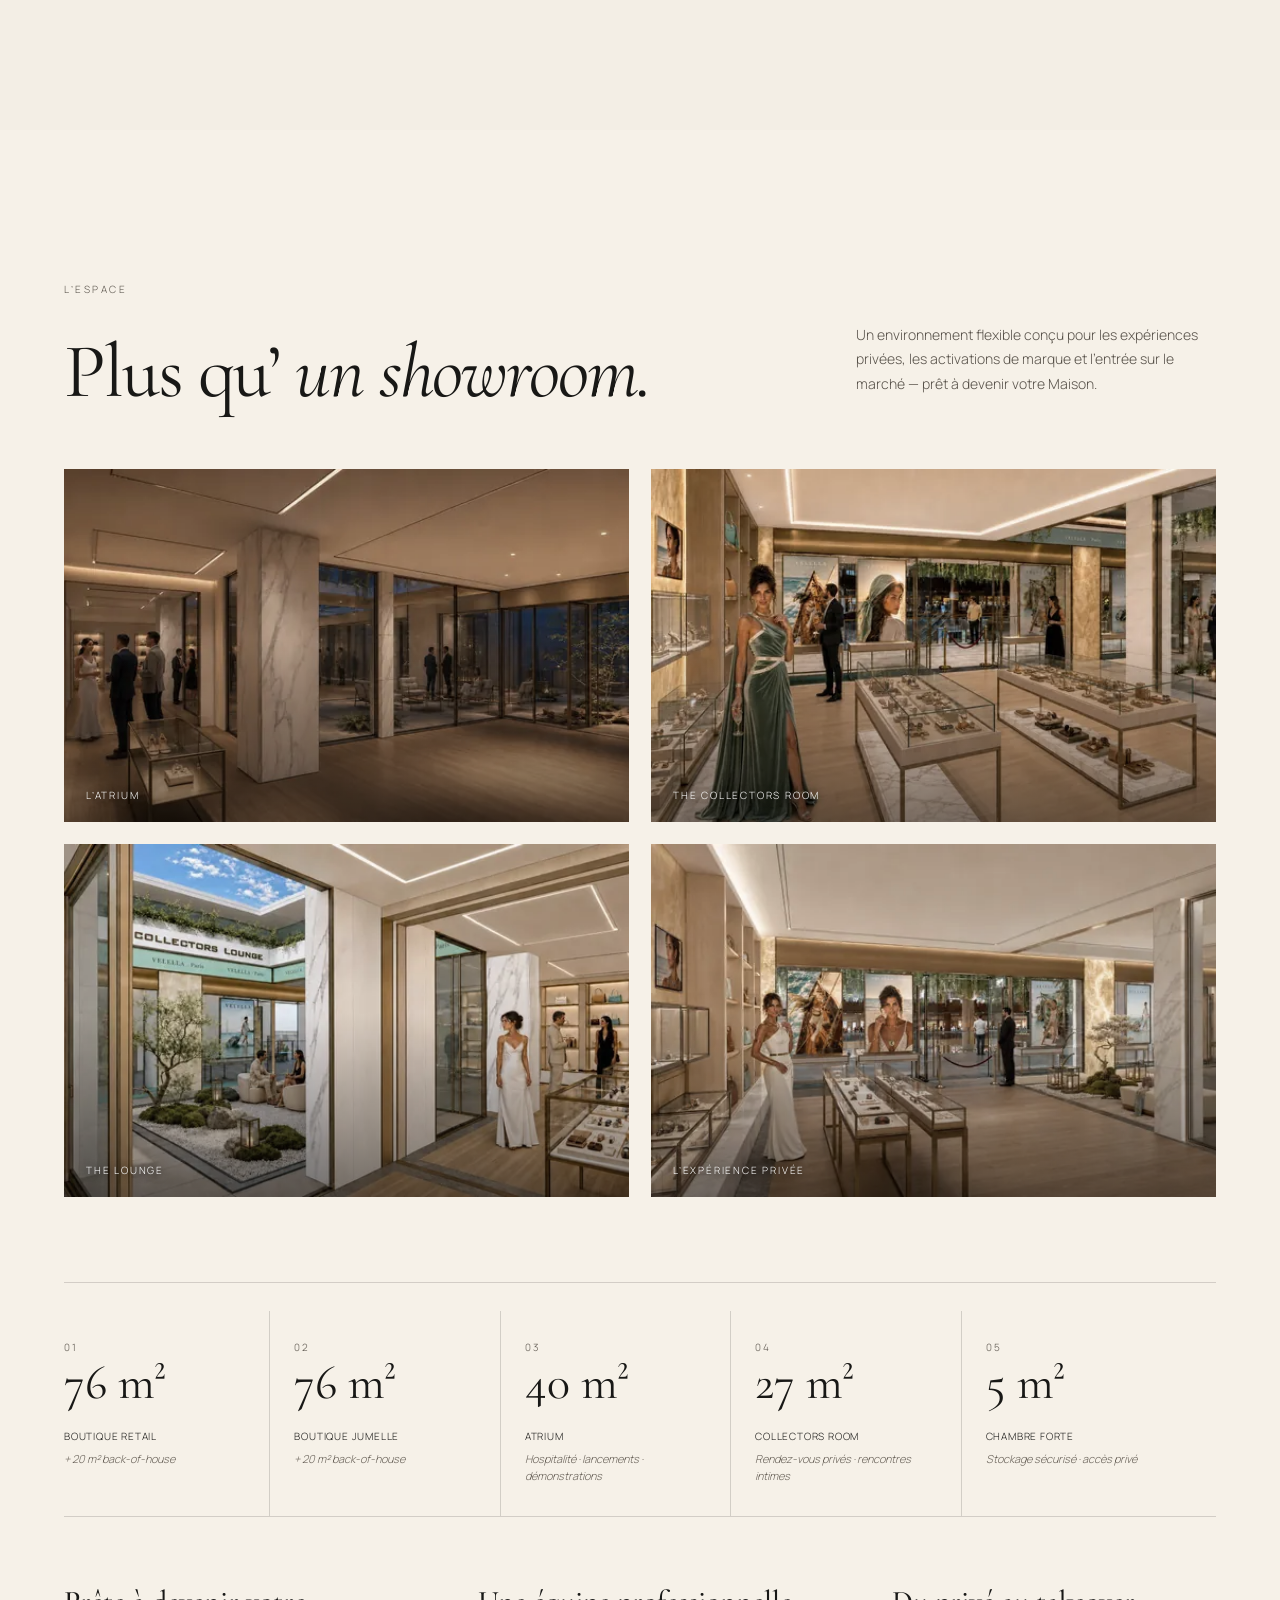
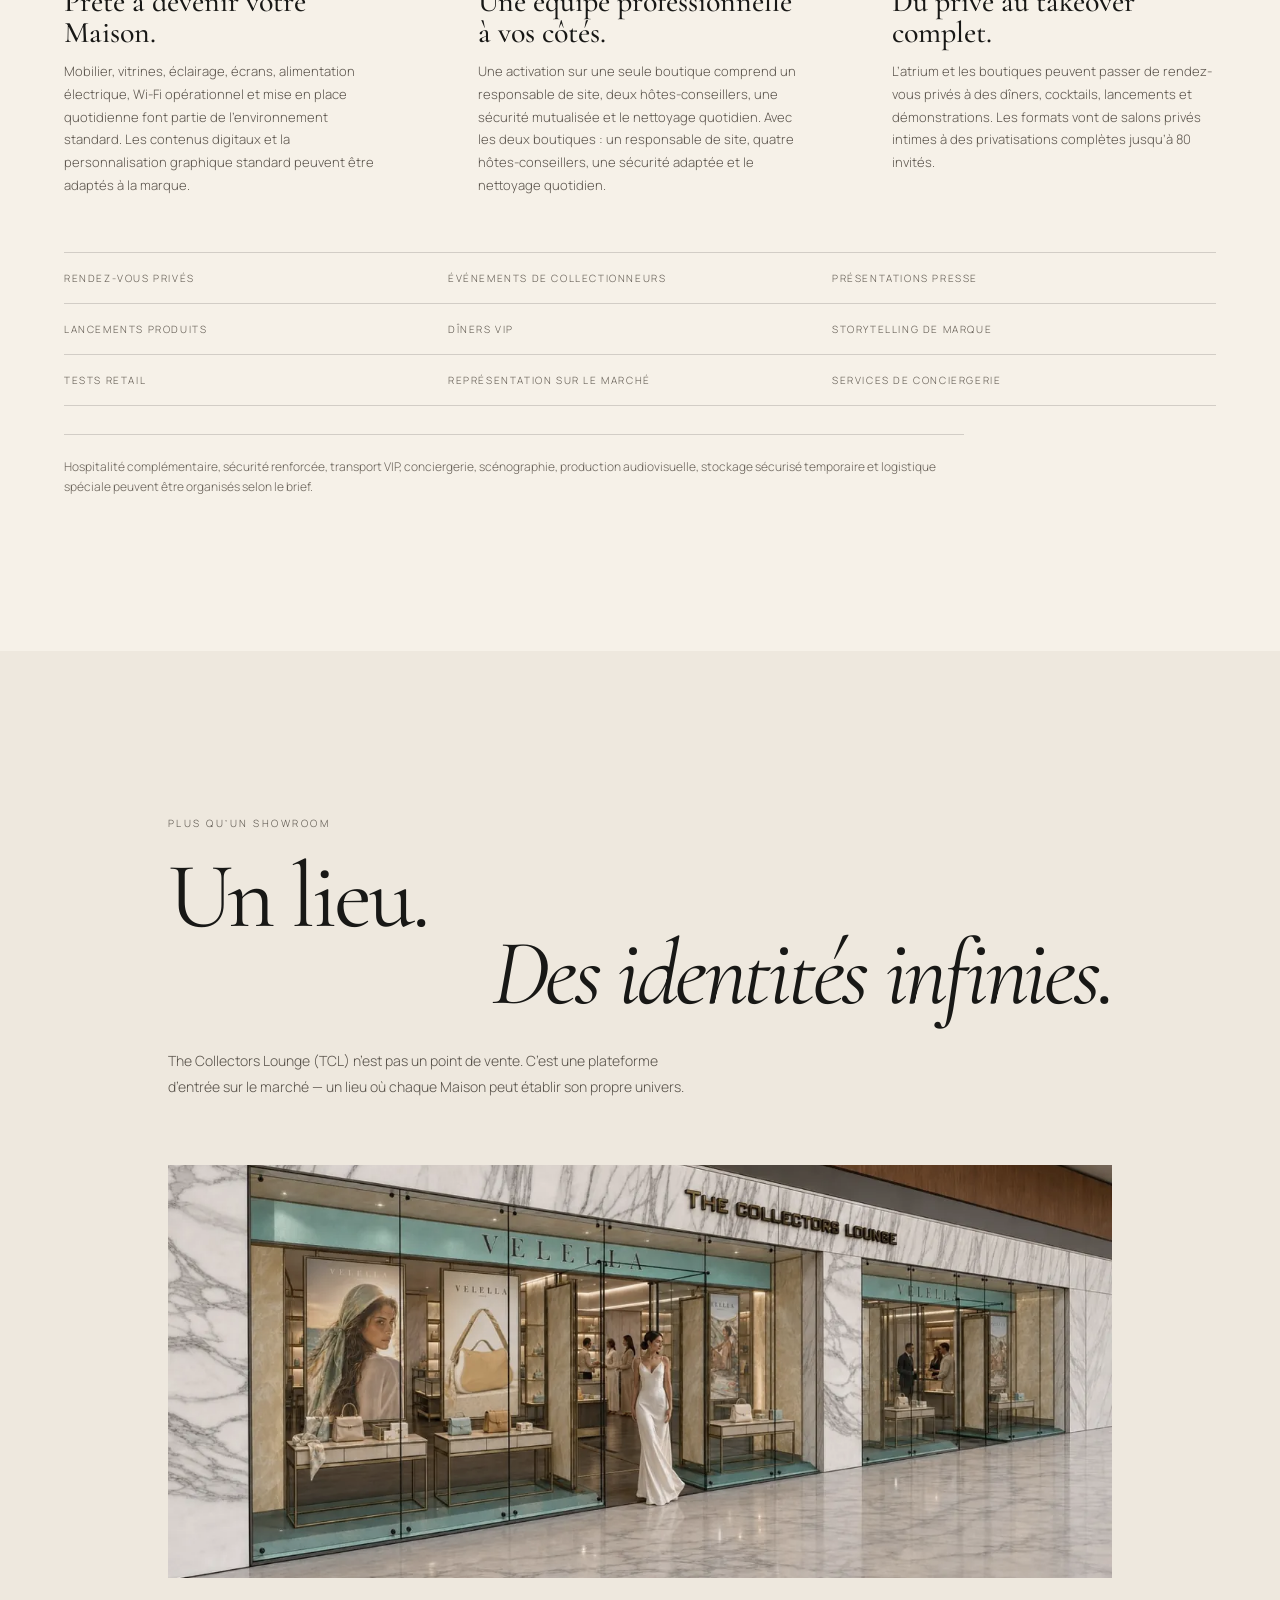
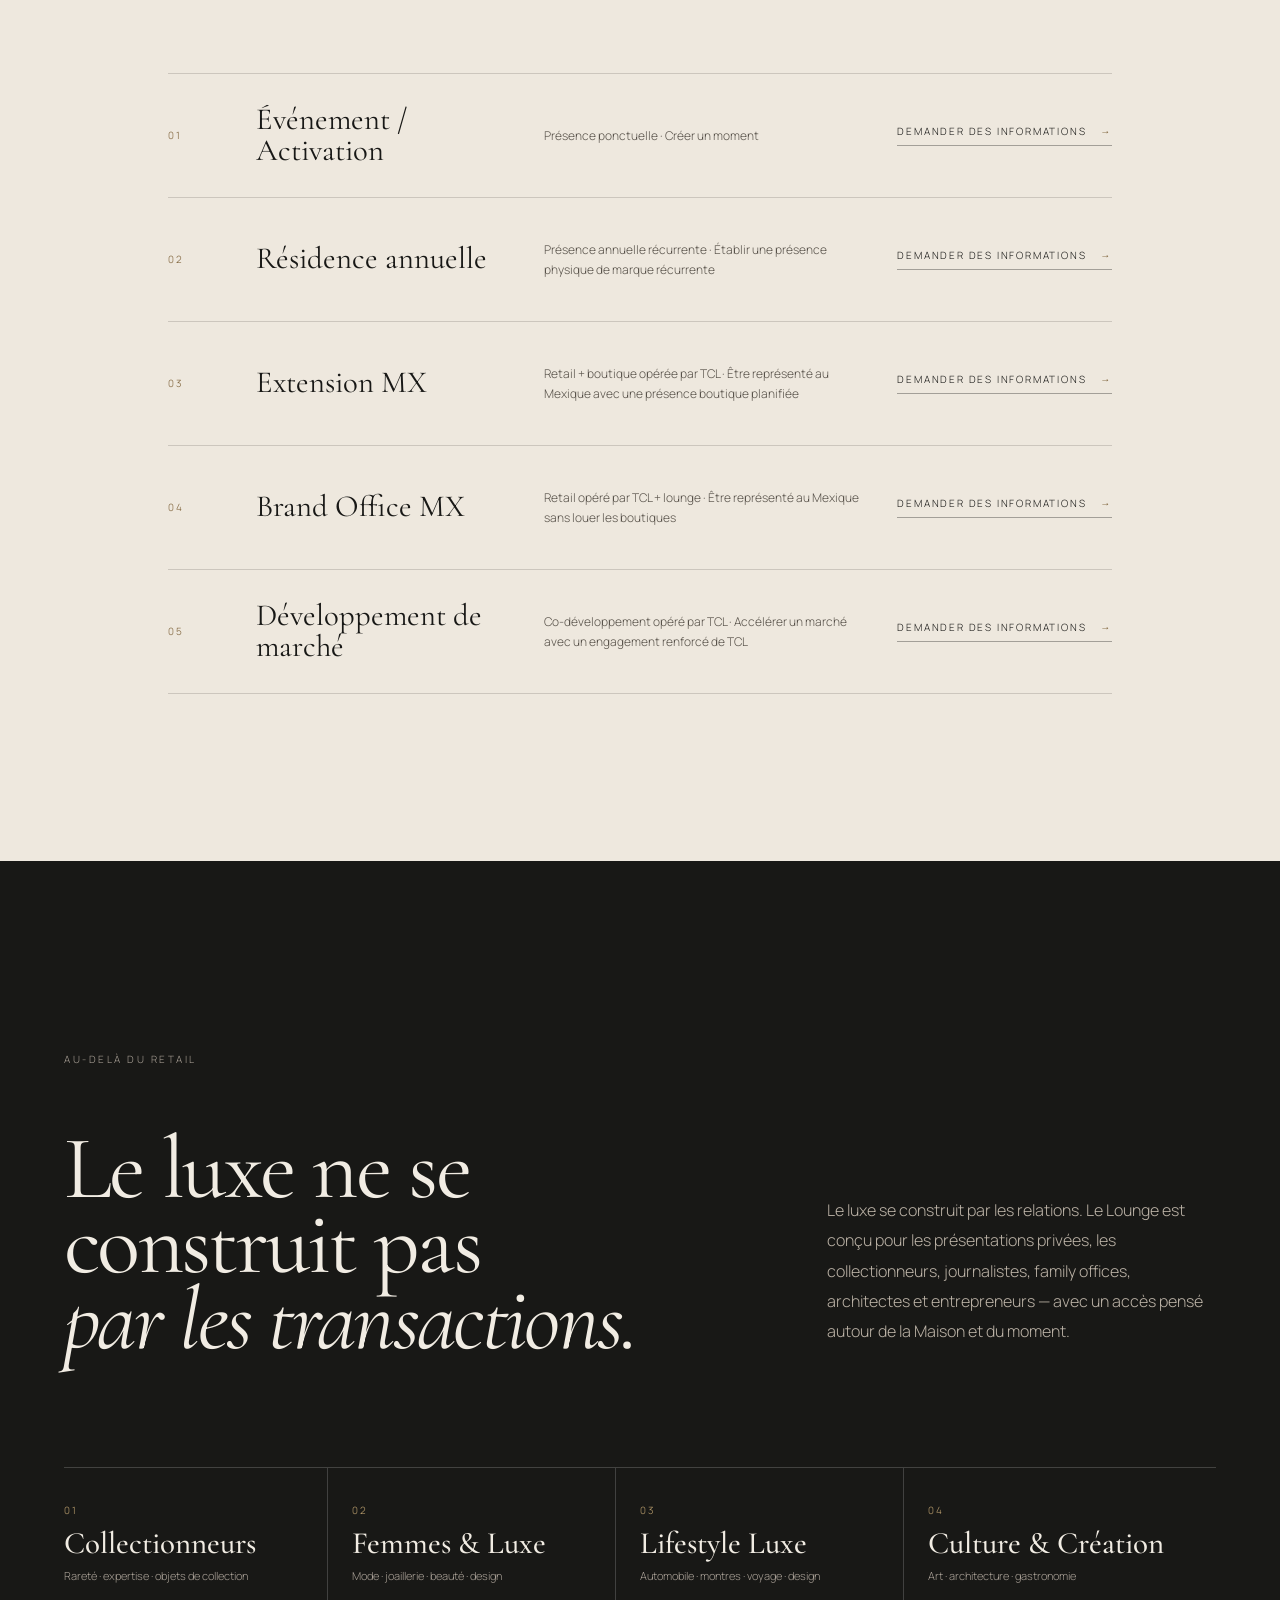
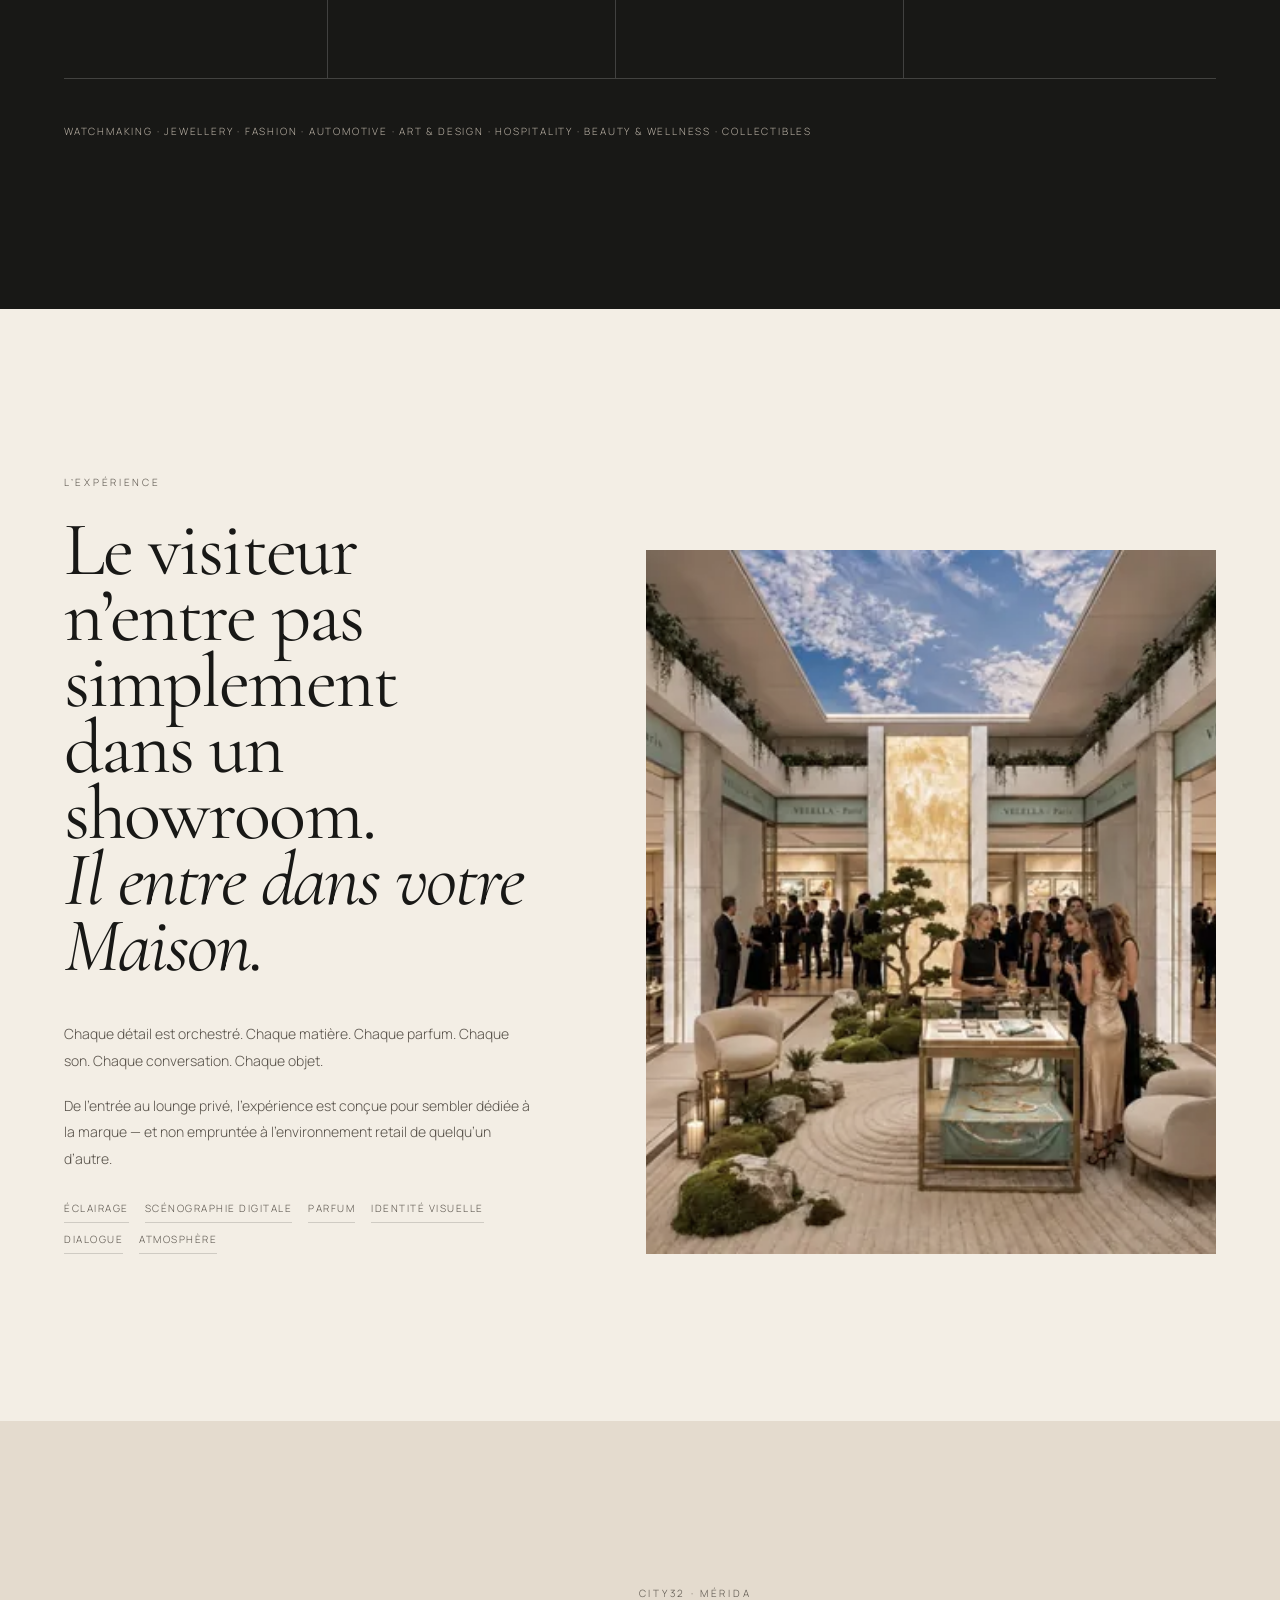
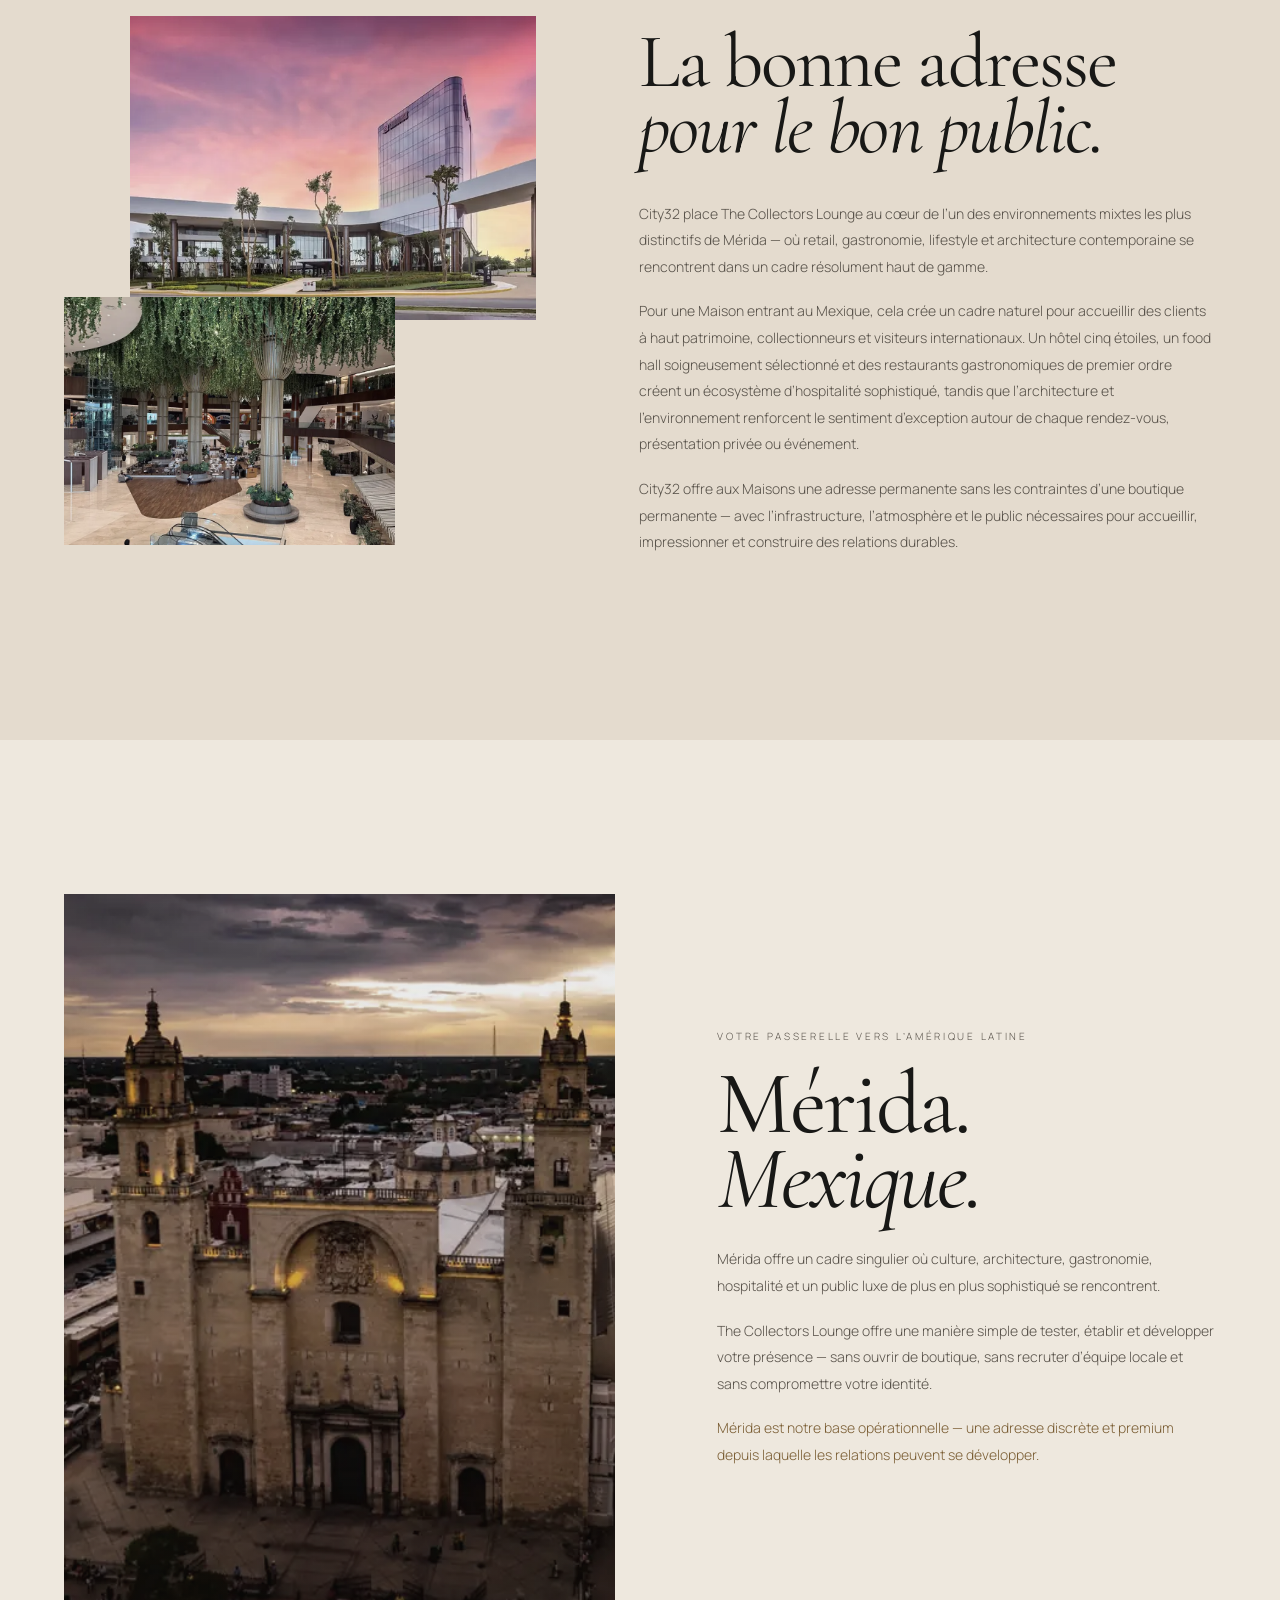
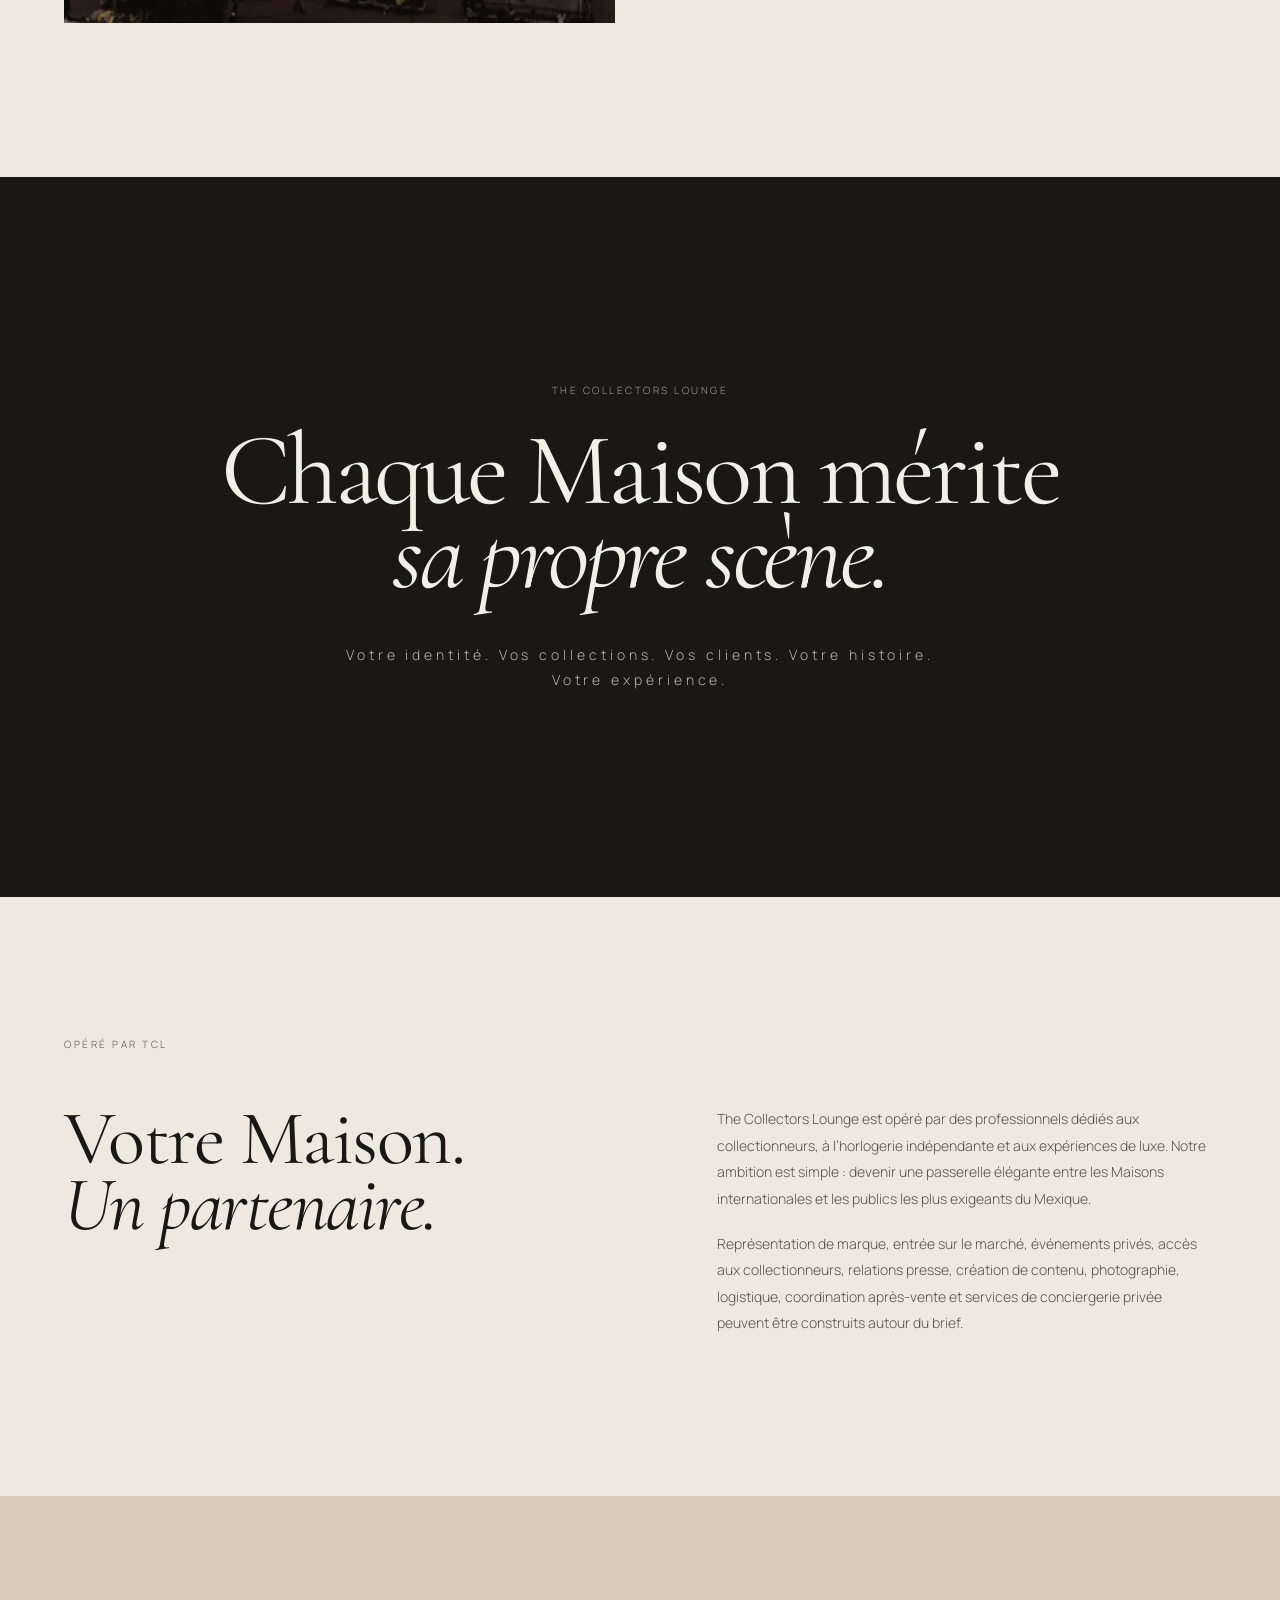
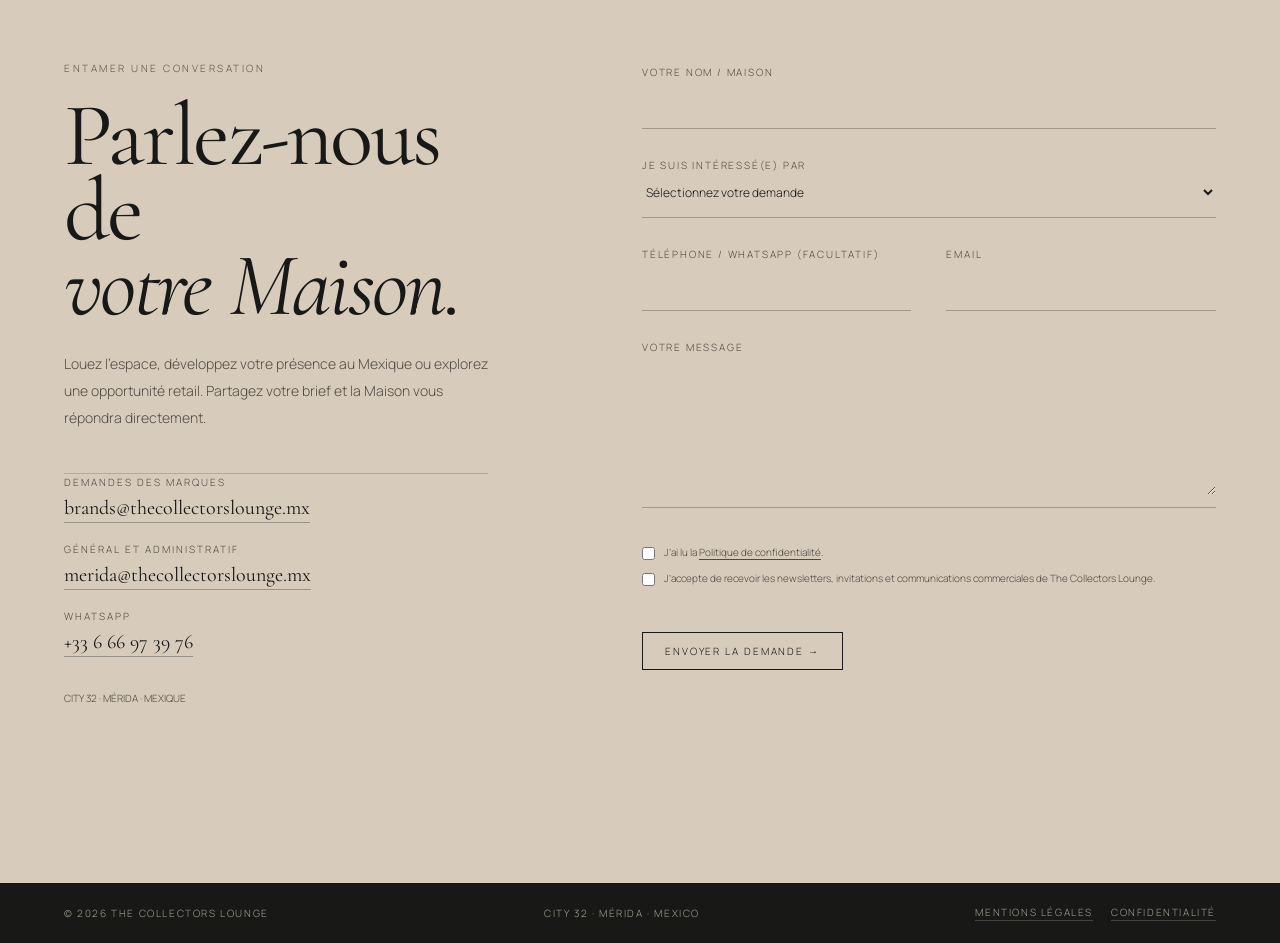
<file: fr/index.html>
<!DOCTYPE html>

<html lang="fr">
<head>
<meta charset="utf-8"/>
<meta content="width=device-width, initial-scale=1" name="viewport"/>
<title>The Collectors Lounge — Votre Maison privée au Mexique</title>
<meta content="The Collectors Lounge — votre Maison privée au Mexique. Une adresse permanente, une hospitalité privée et une entrée sur le marché depuis Mérida." name="description"/>
<link href="https://thecollectorslounge.mx/fr/" rel="canonical"/>
<link href="https://thecollectorslounge.mx/" hreflang="en" rel="alternate"/>
<link href="https://thecollectorslounge.mx/fr/" hreflang="fr" rel="alternate"/>
<link href="https://thecollectorslounge.mx/es/" hreflang="es" rel="alternate"/>
<link href="https://thecollectorslounge.mx/" hreflang="x-default" rel="alternate"/>
<meta content="#181816" name="theme-color"/>
<meta content="website" property="og:type"/>
<meta content="The Collectors Lounge" property="og:site_name"/>
<meta content="The Collectors Lounge — Votre Maison privée au Mexique" property="og:title"/>
<meta content="The Collectors Lounge — votre Maison privée au Mexique. Une adresse permanente, une hospitalité privée et une entrée sur le marché depuis Mérida." property="og:description"/>
<meta content="https://thecollectorslounge.mx/fr/" property="og:url"/>
<meta content="https://thecollectorslounge.mx/assets/og-image.jpg" property="og:image"/>
<meta content="1200" property="og:image:width"/>
<meta content="630" property="og:image:height"/>
<meta content="L’environnement de boutique privée de The Collectors Lounge" property="og:image:alt"/>
<meta content="fr_FR" property="og:locale"/>
<meta content="en_US" property="og:locale:alternate"/>
<meta content="es_MX" property="og:locale:alternate"/>
<meta content="summary_large_image" name="twitter:card"/>
<meta content="The Collectors Lounge — Votre Maison privée au Mexique" name="twitter:title"/>
<meta content="The Collectors Lounge — votre Maison privée au Mexique. Une adresse permanente, une hospitalité privée et une entrée sur le marché depuis Mérida." name="twitter:description"/>
<meta content="https://thecollectorslounge.mx/assets/og-image.jpg" name="twitter:image"/>
<link href="/favicon.ico" rel="icon" sizes="48x48"/>
<link href="/favicon.svg" rel="icon" type="image/svg+xml"/>
<link href="/apple-touch-icon.png" rel="apple-touch-icon"/>
<link as="font" crossorigin="" href="/assets/fonts/cormorant-garamond-400.woff2" rel="preload" type="font/woff2"/>
<link as="font" crossorigin="" href="/assets/fonts/manrope-variable.woff2" rel="preload" type="font/woff2"/>
<link as="image" fetchpriority="high" imagesizes="100vw" imagesrcset="/assets/img/hero-800.webp 800w, /assets/img/hero-1343.webp 1343w" rel="preload"/>
<link href="/styles.css" rel="stylesheet"/>
<script type="application/ld+json">{"@context": "https://schema.org", "@graph": [{"@type": "Organization", "@id": "https://thecollectorslounge.mx/#organization", "name": "The Collectors Lounge", "legalName": "The Collectors Lounge S.R.L., S. de R.L.", "url": "https://thecollectorslounge.mx/", "logo": "https://thecollectorslounge.mx/icon-512.png", "image": "https://thecollectorslounge.mx/assets/og-image.jpg", "description": "The Collectors Lounge — your private Maison in Mexico. A permanent address, private hospitality and market entry from Mérida.", "email": "brands@thecollectorslounge.mx", "address": {"@type": "PostalAddress", "addressLocality": "Mérida", "addressRegion": "Yucatán", "addressCountry": "MX"}, "contactPoint": [{"@type": "ContactPoint", "contactType": "sales", "email": "brands@thecollectorslounge.mx", "telephone": "+33666973976", "availableLanguage": ["English", "French", "Spanish"]}]}, {"@type": "WebSite", "@id": "https://thecollectorslounge.mx/#website", "url": "https://thecollectorslounge.mx/", "name": "The Collectors Lounge", "inLanguage": ["en", "fr", "es"], "publisher": {"@id": "https://thecollectorslounge.mx/#organization"}}]}</script>
</head>
<body>
<a class="skip-link" data-i18n="skip" href="#main-content">Aller au contenu</a>
<header class="header">
<a class="logo" href="#top"><span>THE COLLECTORS LOUNGE</span><small>CITY 32 · MÉRIDA · MEXICO</small></a>
<button aria-controls="nav" aria-expanded="false" aria-label="Ouvrir la navigation" class="menu" data-i18n="menu" data-label-close="Fermer la navigation" data-label-open="Ouvrir la navigation" type="button">Menu</button>
<nav aria-label="Navigation principale" class="nav nav-with-languages" id="nav">
<a data-i18n="nav_house" href="#house">La Maison</a><a data-i18n="nav_space" href="#space">L’Espace</a><a data-i18n="nav_brands" href="#offers">Pour les Maisons</a><a data-i18n="nav_community" href="#community">La Communauté</a><a data-i18n="nav_merida" href="#location">Mérida</a><a class="nav-cta" data-i18n="nav_contact" href="#contact">Contact</a>
</nav>
<div aria-label="Choix de la langue" class="lang-switcher"><a data-lang="en" href="/" hreflang="en" lang="en">EN</a><a aria-current="true" class="active" data-lang="fr" href="/fr/" hreflang="fr" lang="fr">FR</a><a data-lang="es" href="/es/" hreflang="es" lang="es">ES</a></div></header>
<main id="top">
<div id="main-content" tabindex="-1"></div>
<section class="hero">
<img alt="L’environnement de boutique privée de The Collectors Lounge" class="hero-img" decoding="async" fetchpriority="high" height="908" sizes="100vw" src="/assets/img/hero-1343.webp" srcset="/assets/img/hero-800.webp 800w, /assets/img/hero-1343.webp 1343w" width="1343"/><div class="hero-shade"></div>
<div class="hero-content"><h1 data-i18n="hero_title">Votre Maison privée<br/><i>au Mexique.</i></h1><p class="lead" data-i18n="hero_lead">Une adresse permanente. Un showroom privé. Un environnement immersif. Une expérience sur invitation — sans ouvrir de boutique.</p><div class="hero-actions"><a class="line-link light hero-cta" data-i18n="hero_cta" href="#house">Découvrir la Maison <span>→</span></a><a class="line-link light hero-cta" data-i18n="hero_cta2" href="#contact">Démarrer la conversation <span>→</span></a></div></div>
<div class="hero-foot" data-i18n="hero_foot">REPRÉSENTATION DE MARQUES · HOSPITALITÉ PRIVÉE · ENTRÉE SUR LE MARCHÉ</div>
</section>
<section class="section intro" id="house"><div class="label" data-i18n="house_label">LA MAISON</div><div class="copy"><h2 data-i18n="house_title">Il existe<br/><i>une autre voie.</i></h2><p data-i18n="house_p1">Depuis des décennies, les Maisons de luxe qui entrent sur de nouveaux marchés font face au même dilemme : ouvrir une boutique coûteuse, dépendre d’un distributeur ou rester invisibles.</p><p data-i18n="house_p2">Nous pensons qu’il existe une autre voie. The Collectors Lounge offre à une Maison son propre univers au Mexique — sans compromettre son identité, sans investir dans une boutique permanente et sans perdre le contrôle de son histoire.</p><p class="gold-note" data-i18n="house_note">Votre Maison. Votre identité. Vos collections. Vos clients. Votre expérience.</p></div></section>
<section class="section space-section" id="space">
<div class="section-head"><div class="label" data-i18n="space_label">L’ESPACE</div><h2 data-i18n="space_title">Plus qu’<br/><i>un showroom.</i></h2><p data-i18n="space_intro">Un environnement flexible conçu pour les expériences privées, les activations de marque et l’entrée sur le marché — prêt à devenir votre Maison.</p></div>
<div class="space-gallery">
<figure><img alt="Atrium central" class="site-harmonized-image" decoding="async" height="666" loading="lazy" sizes="(max-width:820px) 100vw, 50vw" src="/assets/img/atrium-960.webp" srcset="/assets/img/atrium-640.webp 640w, /assets/img/atrium-960.webp 960w, /assets/img/atrium-1280.webp 1280w" width="1280"/><figcaption data-i18n="atrium">L’Atrium</figcaption></figure>
<figure><img alt="Salon privé des collectionneurs" class="site-harmonized-image" decoding="async" height="836" loading="lazy" sizes="(max-width:820px) 100vw, 50vw" src="/assets/img/collectors-960.webp" srcset="/assets/img/collectors-640.webp 640w, /assets/img/collectors-960.webp 960w, /assets/img/collectors-1280.webp 1280w, /assets/img/collectors-1600.webp 1600w" width="1600"/><figcaption data-i18n="collectors_room">The Collectors Room</figcaption></figure>
</div>
<div class="space-gallery space-gallery-extra">
<figure><img alt="Atrium et intérieur de la boutique privée de Collectors Lounge" class="site-harmonized-image" decoding="async" height="666" loading="lazy" sizes="(max-width:820px) 100vw, 50vw" src="/assets/img/lounge1-960.webp" srcset="/assets/img/lounge1-640.webp 640w, /assets/img/lounge1-960.webp 960w, /assets/img/lounge1-1280.webp 1280w" width="1280"/><figcaption data-i18n="lounge">The Lounge</figcaption></figure>
<figure><img alt="Intérieur de Collectors Lounge et expérience client privée" class="site-harmonized-image" decoding="async" height="665" loading="lazy" sizes="(max-width:820px) 100vw, 50vw" src="/assets/img/lounge2-960.webp" srcset="/assets/img/lounge2-640.webp 640w, /assets/img/lounge2-960.webp 960w, /assets/img/lounge2-1280.webp 1280w" width="1280"/><figcaption data-i18n="private_experience">L’Expérience Privée</figcaption></figure>
</div>
<div class="space-stats"><article><span>01</span><strong>76 m²</strong><small data-i18n="stat1_title">Boutique retail</small><em data-i18n="stat1_sub">+ 20 m² back-of-house</em></article><article><span>02</span><strong>76 m²</strong><small data-i18n="stat2_title">Boutique jumelle</small><em data-i18n="stat2_sub">+ 20 m² back-of-house</em></article><article><span>03</span><strong>40 m²</strong><small data-i18n="stat3_title">Atrium</small><em data-i18n="stat3_sub">Hospitalité · lancements · démonstrations</em></article><article><span>04</span><strong>27 m²</strong><small data-i18n="stat4_title">Collectors Room</small><em data-i18n="stat4_sub">Rendez-vous privés · rencontres intimes</em></article><article><span>05</span><strong>5 m²</strong><small data-i18n="stat5_title">Chambre forte</small><em data-i18n="stat5_sub">Stockage sécurisé · accès privé</em></article></div>
<div class="space-details"><div><h3 data-i18n="detail1_title">Prête à devenir votre Maison.</h3><p data-i18n="detail1_p">Mobilier, vitrines, éclairage, écrans, alimentation électrique, Wi-Fi opérationnel et mise en place quotidienne font partie de l’environnement standard. Les contenus digitaux et la personnalisation graphique standard peuvent être adaptés à la marque.</p></div><div><h3 data-i18n="detail2_title">Une équipe professionnelle à vos côtés.</h3><p data-i18n="detail2_p">Une activation sur une seule boutique comprend un responsable de site, deux hôtes-conseillers, une sécurité mutualisée et le nettoyage quotidien. Avec les deux boutiques : un responsable de site, quatre hôtes-conseillers, une sécurité adaptée et le nettoyage quotidien.</p></div><div><h3 data-i18n="detail3_title">Du privé au takeover complet.</h3><p data-i18n="detail3_p">L’atrium et les boutiques peuvent passer de rendez-vous privés à des dîners, cocktails, lancements et démonstrations. Les formats vont de salons privés intimes à des privatisations complètes jusqu’à 80 invités.</p></div></div>
<div class="included-grid"><span data-i18n="inc1">Rendez-vous privés</span><span data-i18n="inc2">Événements de collectionneurs</span><span data-i18n="inc3">Présentations presse</span><span data-i18n="inc4">Lancements produits</span><span data-i18n="inc5">Dîners VIP</span><span data-i18n="inc6">Storytelling de marque</span><span data-i18n="inc7">Tests retail</span><span data-i18n="inc8">Représentation sur le marché</span><span data-i18n="inc9">Services de conciergerie</span></div>
<div class="space-note" data-i18n="space_note">Hospitalité complémentaire, sécurité renforcée, transport VIP, conciergerie, scénographie, production audiovisuelle, stockage sécurisé temporaire et logistique spéciale peuvent être organisés selon le brief.</div>
</section>
<section class="section offers" id="offers"><div class="section-head offers-head"><div class="label" data-i18n="offers_label">PLUS QU’UN SHOWROOM</div><h2 class="identity-title" data-i18n="offers_title">Un lieu.<br/><i>Des identités infinies.</i></h2><p data-i18n="offers_intro">The Collectors Lounge (TCL) n’est pas un point de vente. C’est une plateforme d’entrée sur le marché — un lieu où chaque Maison peut établir son propre univers.</p></div><div class="identity-image"><img alt="Environnement retail de luxe neutre, prêt à accueillir différentes identités de marque" class="site-harmonized-image" decoding="async" height="835" loading="lazy" sizes="100vw" src="/assets/img/identities-1280.webp" srcset="/assets/img/identities-800.webp 800w, /assets/img/identities-1280.webp 1280w, /assets/img/identities-1600.webp 1600w" width="1600"/></div><div class="offer-grid"><article><span>01</span><h3 data-i18n="offer1_title">Événement / Activation</h3><p data-i18n="offer1_p">Présence ponctuelle · Créer un moment</p><a class="line-link" data-i18n="enquire" data-interest="Event / Activation" href="#contact">Demander des informations <span>→</span></a></article><article><span>02</span><h3 data-i18n="offer2_title">Résidence annuelle</h3><p data-i18n="offer2_p">Présence annuelle récurrente · Établir une présence physique de marque récurrente</p><a class="line-link" data-i18n="enquire" data-interest="Annual Residency" href="#contact">Demander des informations <span>→</span></a></article><article><span>03</span><h3 data-i18n="offer3_title">Extension MX</h3><p data-i18n="offer3_p">Retail + boutique opérée par TCL · Être représenté au Mexique avec une présence boutique planifiée</p><a class="line-link" data-i18n="enquire" data-interest="MX Extension" href="#contact">Demander des informations <span>→</span></a></article><article><span>04</span><h3 data-i18n="offer4_title">Brand Office MX</h3><p data-i18n="offer4_p">Retail opéré par TCL + lounge · Être représenté au Mexique sans louer les boutiques</p><a class="line-link" data-i18n="enquire" data-interest="Brand Office MX" href="#contact">Demander des informations <span>→</span></a></article><article><span>05</span><h3 data-i18n="offer5_title">Développement de marché</h3><p data-i18n="offer5_p">Co-développement opéré par TCL · Accélérer un marché avec un engagement renforcé de TCL</p><a class="line-link" data-i18n="enquire" data-interest="Market Development" href="#contact">Demander des informations <span>→</span></a></article></div></section>
<section class="section community" id="community"><div class="label" data-i18n="community_label">AU-DELÀ DU RETAIL</div><div class="community-top"><h2 data-i18n="community_title">Le luxe ne se construit pas<br/><i>par les transactions.</i></h2><p data-i18n="community_intro">Le luxe se construit par les relations. Le Lounge est conçu pour les présentations privées, les collectionneurs, journalistes, family offices, architectes et entrepreneurs — avec un accès pensé autour de la Maison et du moment.</p></div><div class="community-grid"><div><span>01</span><strong data-i18n="comm1_title">Collectionneurs</strong><small data-i18n="comm1_p">Rareté · expertise · objets de collection</small></div><div><span>02</span><strong data-i18n="comm2_title">Femmes &amp; Luxe</strong><small data-i18n="comm2_p">Mode · joaillerie · beauté · design</small></div><div><span>03</span><strong data-i18n="comm3_title">Lifestyle Luxe</strong><small data-i18n="comm3_p">Automobile · montres · voyage · design</small></div><div><span>04</span><strong data-i18n="comm4_title">Culture &amp; Création</strong><small data-i18n="comm4_p">Art · architecture · gastronomie</small></div></div><div class="universes">WATCHMAKING · JEWELLERY · FASHION · AUTOMOTIVE · ART &amp; DESIGN · HOSPITALITY · BEAUTY &amp; WELLNESS · COLLECTIBLES</div></section>
<section class="section experience"><div class="experience-copy"><div class="label" data-i18n="experience_label">L’EXPÉRIENCE</div><h2 data-i18n="experience_title">Le visiteur n’entre pas simplement dans un showroom.<br/><i>Il entre dans votre Maison.</i></h2><p data-i18n="experience_p1">Chaque détail est orchestré. Chaque matière. Chaque parfum. Chaque son. Chaque conversation. Chaque objet.</p><p data-i18n="experience_p2">De l’entrée au lounge privé, l’expérience est conçue pour sembler dédiée à la marque — et non empruntée à l’environnement retail de quelqu’un d’autre.</p><div class="experience-tags"><span data-i18n="tag1">Éclairage</span><span data-i18n="tag2">Scénographie digitale</span><span data-i18n="tag3">Parfum</span><span data-i18n="tag4">Identité visuelle</span><span data-i18n="tag5">Dialogue</span><span data-i18n="tag6">Atmosphère</span></div></div><div class="experience-image"><img alt="Expérience de marque privée accompagnée par des hôtes" class="site-harmonized-image" decoding="async" height="833" loading="lazy" sizes="(max-width:820px) 100vw, 50vw" src="/assets/img/experience-1200.webp" srcset="/assets/img/experience-800.webp 800w, /assets/img/experience-1200.webp 1200w, /assets/img/experience-1600.webp 1600w" width="1600"/></div></section>
<section class="section city32">
<div class="city32-images">
<div class="city32-exterior"><img alt="Extérieur de City32 à Mérida, Mexique" class="site-harmonized-image" decoding="async" height="900" loading="lazy" sizes="(max-width:820px) 100vw, 50vw" src="/assets/img/city_ext-1280.webp" srcset="/assets/img/city_ext-800.webp 800w, /assets/img/city_ext-1280.webp 1280w, /assets/img/city_ext-1600.webp 1600w" width="1600"/></div>
<div class="city32-interior"><img alt="Intérieur de City32 à Mérida, Mexique" class="site-harmonized-image" decoding="async" height="1600" loading="lazy" sizes="(max-width:820px) 100vw, 50vw" src="/assets/img/city_int-900.webp" srcset="/assets/img/city_int-600.webp 600w, /assets/img/city_int-900.webp 900w, /assets/img/city_int-1200.webp 1200w" width="1200"/></div>
</div>
<div class="city32-copy">
<div class="label" data-i18n="city_label">CITY32 · MÉRIDA</div>
<h2 data-i18n="city_title">La bonne adresse<br/><i>pour le bon public.</i></h2>
<p data-i18n="city_p1">City32 place The Collectors Lounge au cœur de l’un des environnements mixtes les plus distinctifs de Mérida — où retail, gastronomie, lifestyle et architecture contemporaine se rencontrent dans un cadre résolument haut de gamme.</p>
<p data-i18n="city_p2">Pour une Maison entrant au Mexique, cela crée un cadre naturel pour accueillir des clients à haut patrimoine, collectionneurs et visiteurs internationaux. Un hôtel cinq étoiles, un food hall soigneusement sélectionné et des restaurants gastronomiques de premier ordre créent un écosystème d’hospitalité sophistiqué, tandis que l’architecture et l’environnement renforcent le sentiment d’exception autour de chaque rendez-vous, présentation privée ou événement.</p>
<p data-i18n="city_p3">City32 offre aux Maisons une adresse permanente sans les contraintes d’une boutique permanente — avec l’infrastructure, l’atmosphère et le public nécessaires pour accueillir, impressionner et construire des relations durables.</p>
</div>
</section>
<section class="section location" id="location"><div class="location-image"><img alt="Église historique de Mérida au crépuscule" class="site-harmonized-image" decoding="async" height="1199" loading="lazy" sizes="(max-width:820px) 100vw, 50vw" src="/assets/img/merida-1280.webp" srcset="/assets/img/merida-800.webp 800w, /assets/img/merida-1280.webp 1280w, /assets/img/merida-1600.webp 1600w" width="1600"/></div><div class="location-copy"><div class="label" data-i18n="location_label">VOTRE PASSERELLE VERS L’AMÉRIQUE LATINE</div><h2 data-i18n="location_title">Mérida.<br/><i>Mexique.</i></h2><p data-i18n="loc_p1">Mérida offre un cadre singulier où culture, architecture, gastronomie, hospitalité et un public luxe de plus en plus sophistiqué se rencontrent.</p><p data-i18n="loc_p2">The Collectors Lounge offre une manière simple de tester, établir et développer votre présence — sans ouvrir de boutique, sans recruter d’équipe locale et sans compromettre votre identité.</p><p class="gold-note" data-i18n="loc_note">Mérida est notre base opérationnelle — une adresse discrète et premium depuis laquelle les relations peuvent se développer.</p></div></section>
<section class="statement"><p data-i18n="statement_label">THE COLLECTORS LOUNGE</p><h2 data-i18n="statement_title">Chaque Maison mérite<br/><i>sa propre scène.</i></h2><p class="statement-sub" data-i18n="statement_sub">Votre identité. Vos collections. Vos clients. Votre histoire. Votre expérience.</p></section>
<section class="section house-support"><div class="label" data-i18n="support_label">OPÉRÉ PAR TCL</div><div class="support-grid"><div><h2 data-i18n="support_title">Votre Maison.<br/><i>Un partenaire.</i></h2></div><div><p data-i18n="support_p1">The Collectors Lounge est opéré par des professionnels dédiés aux collectionneurs, à l’horlogerie indépendante et aux expériences de luxe. Notre ambition est simple : devenir une passerelle élégante entre les Maisons internationales et les publics les plus exigeants du Mexique.</p><p data-i18n="support_p2">Représentation de marque, entrée sur le marché, événements privés, accès aux collectionneurs, relations presse, création de contenu, photographie, logistique, coordination après-vente et services de conciergerie privée peuvent être construits autour du brief.</p></div></div></section>
<section class="contact" id="contact">
<div class="contact-intro"><div class="label" data-i18n="contact_label">ENTAMER UNE CONVERSATION</div><h2 data-i18n="contact_title">Parlez-nous de<br/><i>votre Maison.</i></h2><p data-i18n="contact_intro">Louez l’espace, développez votre présence au Mexique ou explorez une opportunité retail. Partagez votre brief et la Maison vous répondra directement.</p><ul class="contact-direct">
<li><span data-i18n="direct_brands">Demandes des marques</span><a href="mailto:brands@thecollectorslounge.mx">brands@thecollectorslounge.mx</a></li>
<li><span data-i18n="direct_general">Général et administratif</span><a href="mailto:merida@thecollectorslounge.mx">merida@thecollectorslounge.mx</a></li>
<li><span data-i18n="direct_whatsapp">WhatsApp</span><a href="https://wa.me/33666973976?text=Bonjour%2C%20je%20souhaite%20%C3%A9changer%20au%20sujet%20de%20The%20Collectors%20Lounge." rel="noopener" target="_blank">+33 6 66 97 39 76</a></li>
</ul>
<p class="note" data-i18n="contact_location">CITY 32 · MÉRIDA · MEXIQUE</p></div>
<form action="/api/contact" class="contact-form" id="contact-form" method="post"><input name="lang" type="hidden" value="fr"/>
<div class="form-field form-field-full"><label data-i18n="form_name" for="name">Votre nom / Maison</label><input autocomplete="organization" id="name" name="name" required="" type="text"/></div>
<div class="form-field form-field-full"><label data-i18n="form_interest" for="request">Je suis intéressé(e) par</label><select id="request" name="request" required=""><option data-i18n="form_select_placeholder" disabled="" selected="" value="">Sélectionnez votre demande</option><option data-i18n="offer1_title" value="Event / Activation">Événement / Activation</option><option data-i18n="offer2_title" value="Annual Residency">Résidence annuelle</option><option data-i18n="offer3_title" value="MX Extension">Extension MX</option><option data-i18n="offer4_title" value="Brand Office MX">Brand Office MX</option><option data-i18n="offer5_title" value="Market Development">Développement de marché</option><option data-i18n="form_opt_unsure" value="Not sure yet">Je ne sais pas encore, je souhaite être conseillé</option></select></div>
<div class="form-field"><label data-i18n="form_phone" for="phone">Téléphone / WhatsApp (facultatif)</label><input autocomplete="tel" id="phone" name="phone" type="tel"/></div>
<div class="form-field"><label data-i18n="form_email" for="email">Email</label><input autocomplete="email" id="email" name="email" required="" type="email"/></div>
<div class="form-field form-field-full"><label data-i18n="form_message" for="message">Votre message</label><textarea id="message" name="message" required="" rows="5"></textarea></div>
<div aria-hidden="true" class="form-honeypot"><label for="company">Company</label><input autocomplete="off" id="company" name="company" tabindex="-1" type="text"/></div>
<div class="form-consents"><label><input name="privacy_ack" required="required" type="checkbox" value="yes"/> <span data-i18n="consent_privacy">J’ai lu la <a href="/fr/privacy">Politique de confidentialité</a>.</span></label><label><input name="marketing_consent" type="checkbox" value="yes"/> <span data-i18n="consent_marketing">J’accepte de recevoir les newsletters, invitations et communications commerciales de The Collectors Lounge.</span></label></div><div class="form-field-full" id="turnstile-box"></div><div class="form-actions form-field-full"><button class="button form-submit" data-i18n="form_submit" type="submit">Envoyer la demande <span>→</span></button><p aria-live="polite" class="form-status" id="form-status" role="status"></p></div>
</form>
</section>
</main><footer><span>© 2026 THE COLLECTORS LOUNGE</span><span>CITY 32 · MÉRIDA · MEXICO</span><span class="footer-links"><a data-i18n="legal_link" href="/fr/legal">Mentions légales</a><a data-i18n="privacy_link" href="/fr/privacy">Confidentialité</a></span></footer><script src="/script.js"></script>
</body></html>
</file>
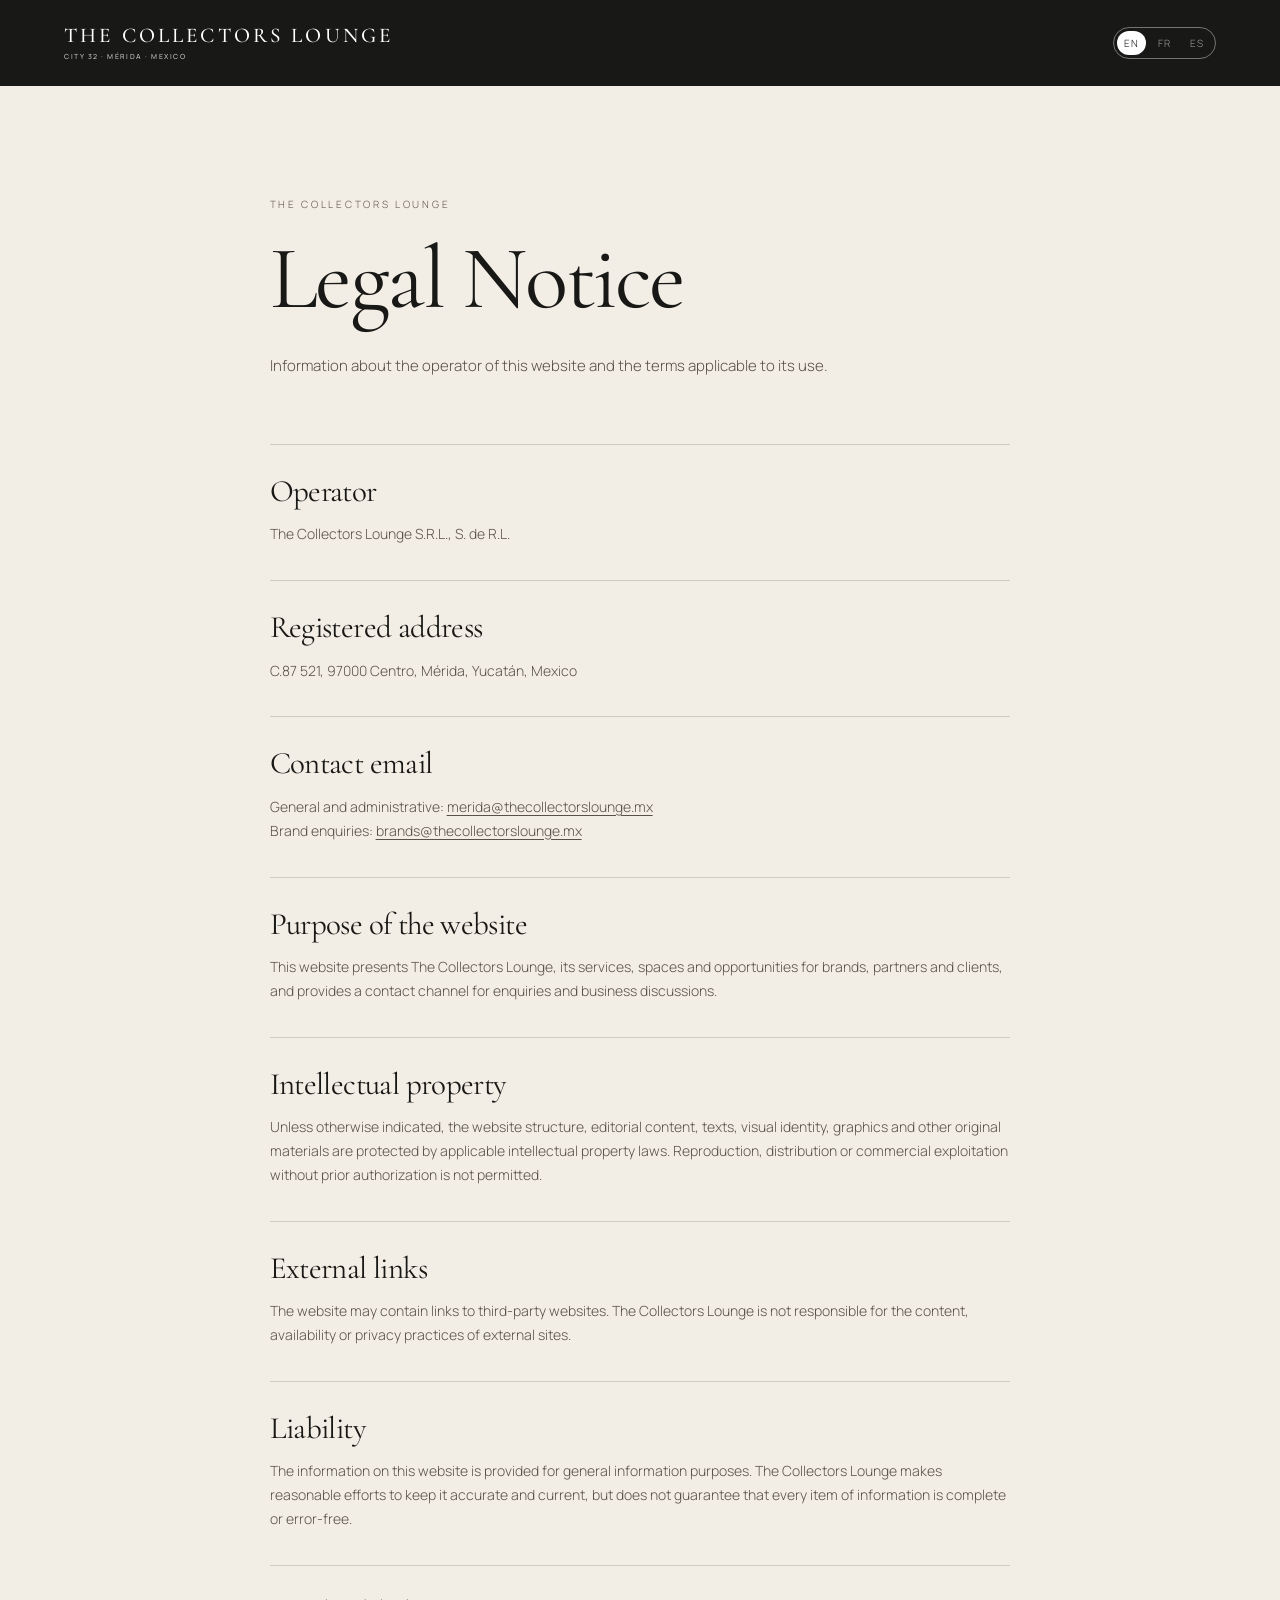
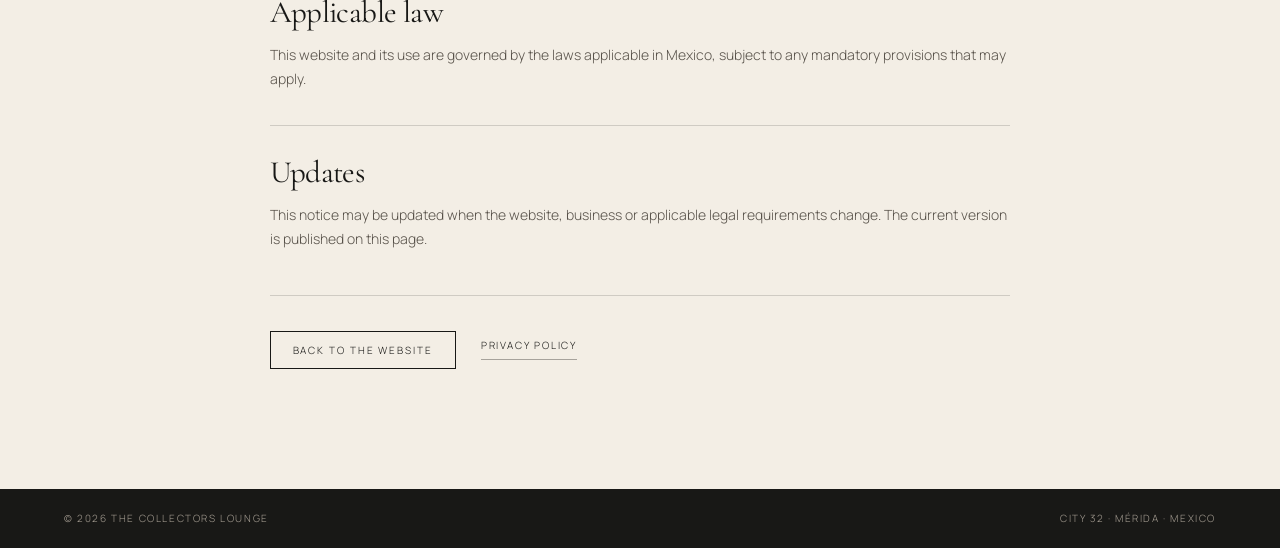
<file: legal.html>
<!DOCTYPE html>

<html lang="en"><head>
<meta charset="utf-8"/>
<meta content="width=device-width, initial-scale=1" name="viewport"/>
<title>Legal Notice — The Collectors Lounge</title>
<meta content="Legal Notice — The Collectors Lounge, Mérida, Mexico." name="description"/>
<link href="https://thecollectorslounge.mx/legal" rel="canonical"/>
<link href="https://thecollectorslounge.mx/legal" hreflang="en" rel="alternate"/>
<link href="https://thecollectorslounge.mx/fr/legal" hreflang="fr" rel="alternate"/>
<link href="https://thecollectorslounge.mx/es/legal" hreflang="es" rel="alternate"/>
<link href="https://thecollectorslounge.mx/legal" hreflang="x-default" rel="alternate"/>
<meta content="#181816" name="theme-color"/>
<meta content="website" property="og:type"/>
<meta content="The Collectors Lounge" property="og:site_name"/>
<meta content="Legal Notice — The Collectors Lounge" property="og:title"/>
<meta content="Legal Notice — The Collectors Lounge, Mérida, Mexico." property="og:description"/>
<meta content="https://thecollectorslounge.mx/legal" property="og:url"/>
<meta content="https://thecollectorslounge.mx/assets/og-image.jpg" property="og:image"/>
<meta content="1200" property="og:image:width"/>
<meta content="630" property="og:image:height"/>
<meta content="The Collectors Lounge private boutique environment" property="og:image:alt"/>
<meta content="en_US" property="og:locale"/>
<meta content="fr_FR" property="og:locale:alternate"/>
<meta content="es_MX" property="og:locale:alternate"/>
<meta content="summary_large_image" name="twitter:card"/>
<meta content="Legal Notice — The Collectors Lounge" name="twitter:title"/>
<meta content="Legal Notice — The Collectors Lounge, Mérida, Mexico." name="twitter:description"/>
<meta content="https://thecollectorslounge.mx/assets/og-image.jpg" name="twitter:image"/>
<link href="/favicon.ico" rel="icon" sizes="48x48"/>
<link href="/favicon.svg" rel="icon" type="image/svg+xml"/>
<link href="/apple-touch-icon.png" rel="apple-touch-icon"/>
<link as="font" crossorigin="" href="/assets/fonts/cormorant-garamond-400.woff2" rel="preload" type="font/woff2"/>
<link as="font" crossorigin="" href="/assets/fonts/manrope-variable.woff2" rel="preload" type="font/woff2"/>
<script src="/lang-redirect.js"></script>
<link href="/styles.css" rel="stylesheet"/>
<link href="/legal.css" rel="stylesheet"/>
</head>
<body class="policy-page">
<a class="skip-link" data-i18n="skip" href="#policy-content">Skip to content</a><header class="header policy-header"><a class="logo" href="/"><span>THE COLLECTORS LOUNGE</span><small>CITY 32 · MÉRIDA · MEXICO</small></a><div aria-label="Language selector" class="lang-switcher"><a aria-current="true" class="active" data-lang="en" href="/legal" hreflang="en" lang="en">EN</a><a data-lang="fr" href="/fr/legal" hreflang="fr" lang="fr">FR</a><a data-lang="es" href="/es/legal" hreflang="es" lang="es">ES</a></div></header>
<main class="policy-main" id="policy-content" tabindex="-1"><div class="policy-kicker" data-i18n="kicker">THE COLLECTORS LOUNGE</div><h1 data-i18n="title">Legal Notice</h1><p class="policy-intro" data-i18n="intro">Information about the operator of this website and the terms applicable to its use.</p><section class="policy-section"><h2 data-i18n="operator">Operator</h2><p data-i18n="operator_text">The Collectors Lounge S.R.L., S. de R.L.</p></section><section class="policy-section"><h2 data-i18n="address">Registered address</h2><p data-i18n="address_text">C.87 521, 97000 Centro, Mérida, Yucatán, Mexico</p></section><section class="policy-section"><h2 data-i18n="email">Contact email</h2><p data-i18n="email_text">General and administrative: <a href="mailto:merida@thecollectorslounge.mx">merida@thecollectorslounge.mx</a><br/>Brand enquiries: <a href="mailto:brands@thecollectorslounge.mx">brands@thecollectorslounge.mx</a></p></section><section class="policy-section"><h2 data-i18n="purpose">Purpose of the website</h2><p data-i18n="purpose_text">This website presents The Collectors Lounge, its services, spaces and opportunities for brands, partners and clients, and provides a contact channel for enquiries and business discussions.</p></section><section class="policy-section"><h2 data-i18n="ip">Intellectual property</h2><p data-i18n="ip_text">Unless otherwise indicated, the website structure, editorial content, texts, visual identity, graphics and other original materials are protected by applicable intellectual property laws. Reproduction, distribution or commercial exploitation without prior authorization is not permitted.</p></section><section class="policy-section"><h2 data-i18n="links">External links</h2><p data-i18n="links_text">The website may contain links to third-party websites. The Collectors Lounge is not responsible for the content, availability or privacy practices of external sites.</p></section><section class="policy-section"><h2 data-i18n="liability">Liability</h2><p data-i18n="liability_text">The information on this website is provided for general information purposes. The Collectors Lounge makes reasonable efforts to keep it accurate and current, but does not guarantee that every item of information is complete or error-free.</p></section><section class="policy-section"><h2 data-i18n="law">Applicable law</h2><p data-i18n="law_text">This website and its use are governed by the laws applicable in Mexico, subject to any mandatory provisions that may apply.</p></section><section class="policy-section"><h2 data-i18n="updates">Updates</h2><p data-i18n="updates_text">This notice may be updated when the website, business or applicable legal requirements change. The current version is published on this page.</p></section>
<div class="policy-nav nav-with-languages"><a class="button" data-i18n="back" href="/">Back to the website</a><a class="line-link" data-i18n="privacy" href="/privacy">Privacy Policy</a></div>
</main><footer><span>© 2026 THE COLLECTORS LOUNGE</span><span>CITY 32 · MÉRIDA · MEXICO</span></footer></body></html>
</file>
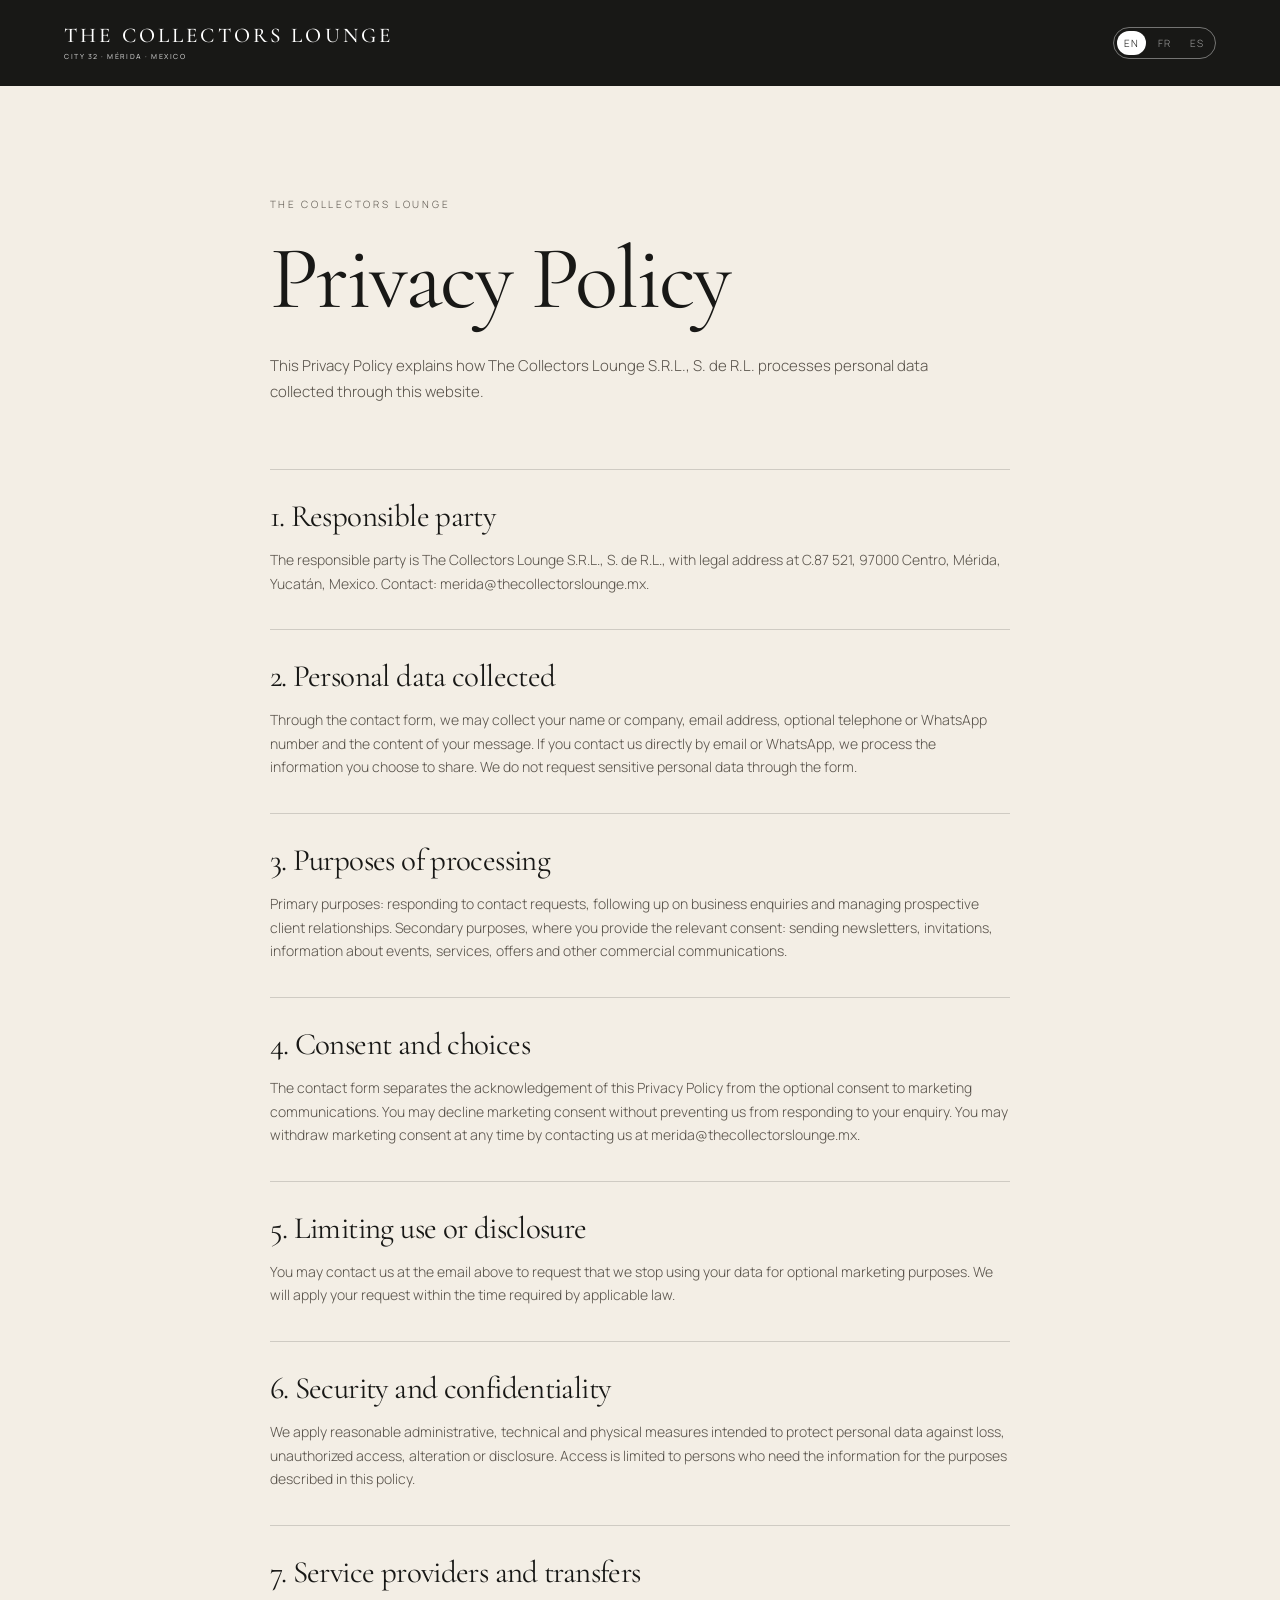
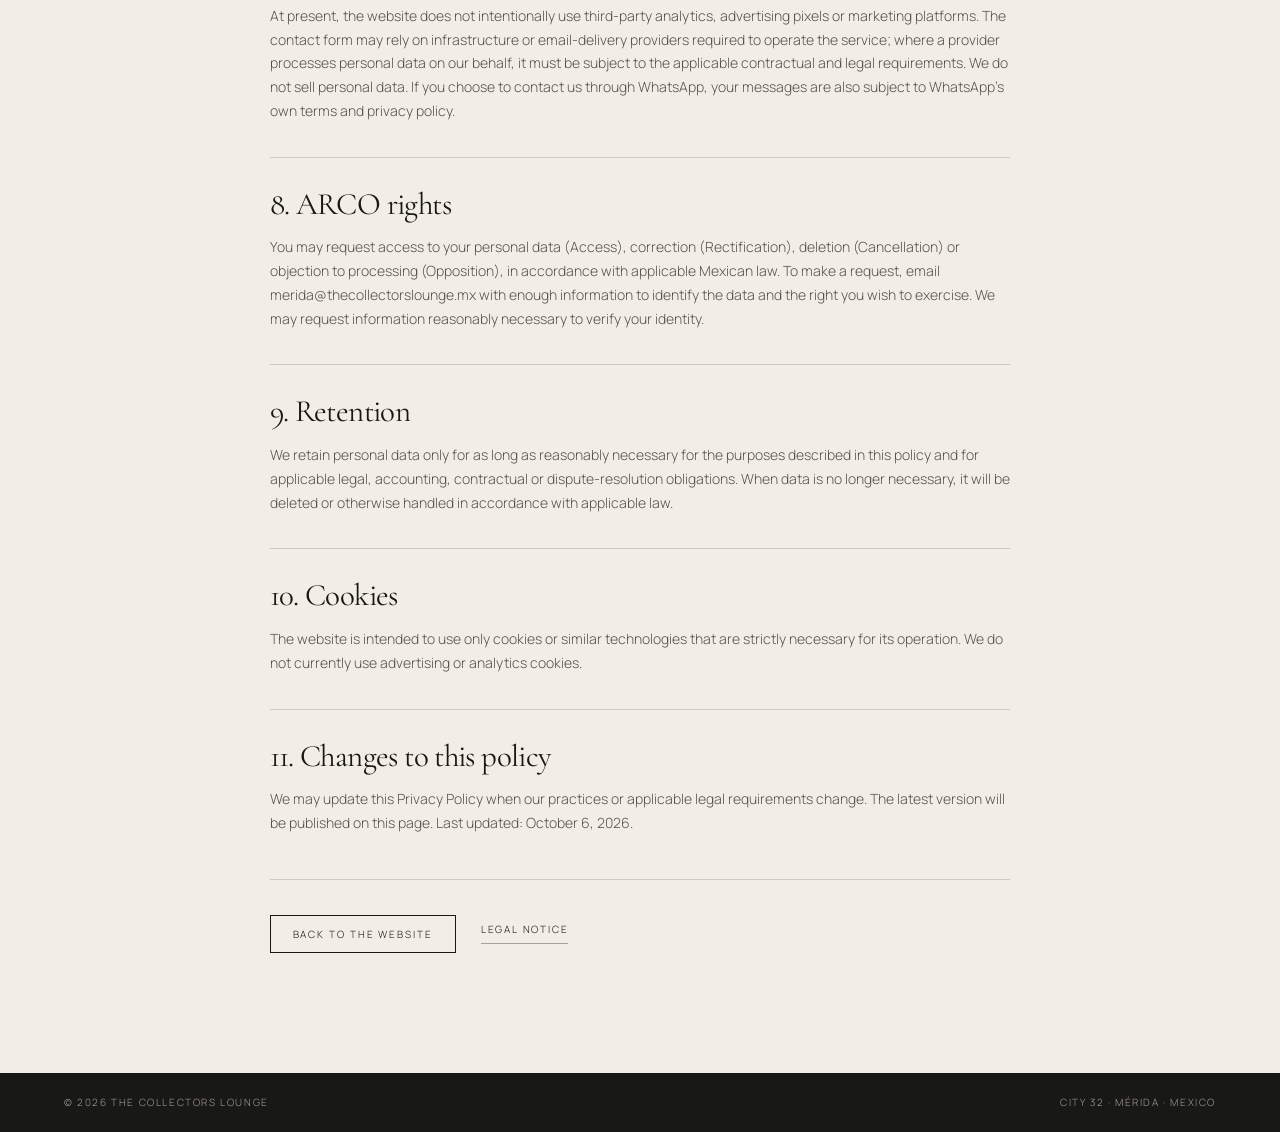
<file: privacy.html>
<!DOCTYPE html>

<html lang="en"><head>
<meta charset="utf-8"/>
<meta content="width=device-width, initial-scale=1" name="viewport"/>
<title>Privacy Policy — The Collectors Lounge</title>
<meta content="Privacy Policy — The Collectors Lounge, Mérida, Mexico." name="description"/>
<link href="https://thecollectorslounge.mx/privacy" rel="canonical"/>
<link href="https://thecollectorslounge.mx/privacy" hreflang="en" rel="alternate"/>
<link href="https://thecollectorslounge.mx/fr/privacy" hreflang="fr" rel="alternate"/>
<link href="https://thecollectorslounge.mx/es/privacy" hreflang="es" rel="alternate"/>
<link href="https://thecollectorslounge.mx/privacy" hreflang="x-default" rel="alternate"/>
<meta content="#181816" name="theme-color"/>
<meta content="website" property="og:type"/>
<meta content="The Collectors Lounge" property="og:site_name"/>
<meta content="Privacy Policy — The Collectors Lounge" property="og:title"/>
<meta content="Privacy Policy — The Collectors Lounge, Mérida, Mexico." property="og:description"/>
<meta content="https://thecollectorslounge.mx/privacy" property="og:url"/>
<meta content="https://thecollectorslounge.mx/assets/og-image.jpg" property="og:image"/>
<meta content="1200" property="og:image:width"/>
<meta content="630" property="og:image:height"/>
<meta content="The Collectors Lounge private boutique environment" property="og:image:alt"/>
<meta content="en_US" property="og:locale"/>
<meta content="fr_FR" property="og:locale:alternate"/>
<meta content="es_MX" property="og:locale:alternate"/>
<meta content="summary_large_image" name="twitter:card"/>
<meta content="Privacy Policy — The Collectors Lounge" name="twitter:title"/>
<meta content="Privacy Policy — The Collectors Lounge, Mérida, Mexico." name="twitter:description"/>
<meta content="https://thecollectorslounge.mx/assets/og-image.jpg" name="twitter:image"/>
<link href="/favicon.ico" rel="icon" sizes="48x48"/>
<link href="/favicon.svg" rel="icon" type="image/svg+xml"/>
<link href="/apple-touch-icon.png" rel="apple-touch-icon"/>
<link as="font" crossorigin="" href="/assets/fonts/cormorant-garamond-400.woff2" rel="preload" type="font/woff2"/>
<link as="font" crossorigin="" href="/assets/fonts/manrope-variable.woff2" rel="preload" type="font/woff2"/>
<script src="/lang-redirect.js"></script>
<link href="/styles.css" rel="stylesheet"/>
<link href="/legal.css" rel="stylesheet"/>
</head>
<body class="policy-page">
<a class="skip-link" data-i18n="skip" href="#policy-content">Skip to content</a><header class="header policy-header"><a class="logo" href="/"><span>THE COLLECTORS LOUNGE</span><small>CITY 32 · MÉRIDA · MEXICO</small></a><div aria-label="Language selector" class="lang-switcher"><a aria-current="true" class="active" data-lang="en" href="/privacy" hreflang="en" lang="en">EN</a><a data-lang="fr" href="/fr/privacy" hreflang="fr" lang="fr">FR</a><a data-lang="es" href="/es/privacy" hreflang="es" lang="es">ES</a></div></header>
<main class="policy-main" id="policy-content" tabindex="-1"><div class="policy-kicker" data-i18n="kicker">THE COLLECTORS LOUNGE</div><h1 data-i18n="title">Privacy Policy</h1><p class="policy-intro" data-i18n="intro">This Privacy Policy explains how The Collectors Lounge S.R.L., S. de R.L. processes personal data collected through this website.</p><section class="policy-section"><h2 data-i18n="resp">1. Responsible party</h2><p data-i18n="resp_text">The responsible party is The Collectors Lounge S.R.L., S. de R.L., with legal address at C.87 521, 97000 Centro, Mérida, Yucatán, Mexico. Contact: merida@thecollectorslounge.mx.</p></section><section class="policy-section"><h2 data-i18n="data">2. Personal data collected</h2><p data-i18n="data_text">Through the contact form, we may collect your name or company, email address, optional telephone or WhatsApp number and the content of your message. If you contact us directly by email or WhatsApp, we process the information you choose to share. We do not request sensitive personal data through the form.</p></section><section class="policy-section"><h2 data-i18n="purposes">3. Purposes of processing</h2><p data-i18n="purposes_text">Primary purposes: responding to contact requests, following up on business enquiries and managing prospective client relationships. Secondary purposes, where you provide the relevant consent: sending newsletters, invitations, information about events, services, offers and other commercial communications.</p></section><section class="policy-section"><h2 data-i18n="consent">4. Consent and choices</h2><p data-i18n="consent_text">The contact form separates the acknowledgement of this Privacy Policy from the optional consent to marketing communications. You may decline marketing consent without preventing us from responding to your enquiry. You may withdraw marketing consent at any time by contacting us at merida@thecollectorslounge.mx.</p></section><section class="policy-section"><h2 data-i18n="limits">5. Limiting use or disclosure</h2><p data-i18n="limits_text">You may contact us at the email above to request that we stop using your data for optional marketing purposes. We will apply your request within the time required by applicable law.</p></section><section class="policy-section"><h2 data-i18n="security">6. Security and confidentiality</h2><p data-i18n="security_text">We apply reasonable administrative, technical and physical measures intended to protect personal data against loss, unauthorized access, alteration or disclosure. Access is limited to persons who need the information for the purposes described in this policy.</p></section><section class="policy-section"><h2 data-i18n="providers">7. Service providers and transfers</h2><p data-i18n="providers_text">At present, the website does not intentionally use third-party analytics, advertising pixels or marketing platforms. The contact form may rely on infrastructure or email-delivery providers required to operate the service; where a provider processes personal data on our behalf, it must be subject to the applicable contractual and legal requirements. We do not sell personal data. If you choose to contact us through WhatsApp, your messages are also subject to WhatsApp’s own terms and privacy policy.</p></section><section class="policy-section"><h2 data-i18n="arco">8. ARCO rights</h2><p data-i18n="arco_text">You may request access to your personal data (Access), correction (Rectification), deletion (Cancellation) or objection to processing (Opposition), in accordance with applicable Mexican law. To make a request, email merida@thecollectorslounge.mx with enough information to identify the data and the right you wish to exercise. We may request information reasonably necessary to verify your identity.</p></section><section class="policy-section"><h2 data-i18n="retention">9. Retention</h2><p data-i18n="retention_text">We retain personal data only for as long as reasonably necessary for the purposes described in this policy and for applicable legal, accounting, contractual or dispute-resolution obligations. When data is no longer necessary, it will be deleted or otherwise handled in accordance with applicable law.</p></section><section class="policy-section"><h2 data-i18n="cookies">10. Cookies</h2><p data-i18n="cookies_text">The website is intended to use only cookies or similar technologies that are strictly necessary for its operation. We do not currently use advertising or analytics cookies.</p></section><section class="policy-section"><h2 data-i18n="changes">11. Changes to this policy</h2><p data-i18n="changes_text">We may update this Privacy Policy when our practices or applicable legal requirements change. The latest version will be published on this page. Last updated: October 6, 2026.</p></section>
<div class="policy-nav nav-with-languages"><a class="button" data-i18n="back" href="/">Back to the website</a><a class="line-link" data-i18n="legal" href="/legal">Legal Notice</a></div>
</main><footer><span>© 2026 THE COLLECTORS LOUNGE</span><span>CITY 32 · MÉRIDA · MEXICO</span></footer></body></html>
</file>
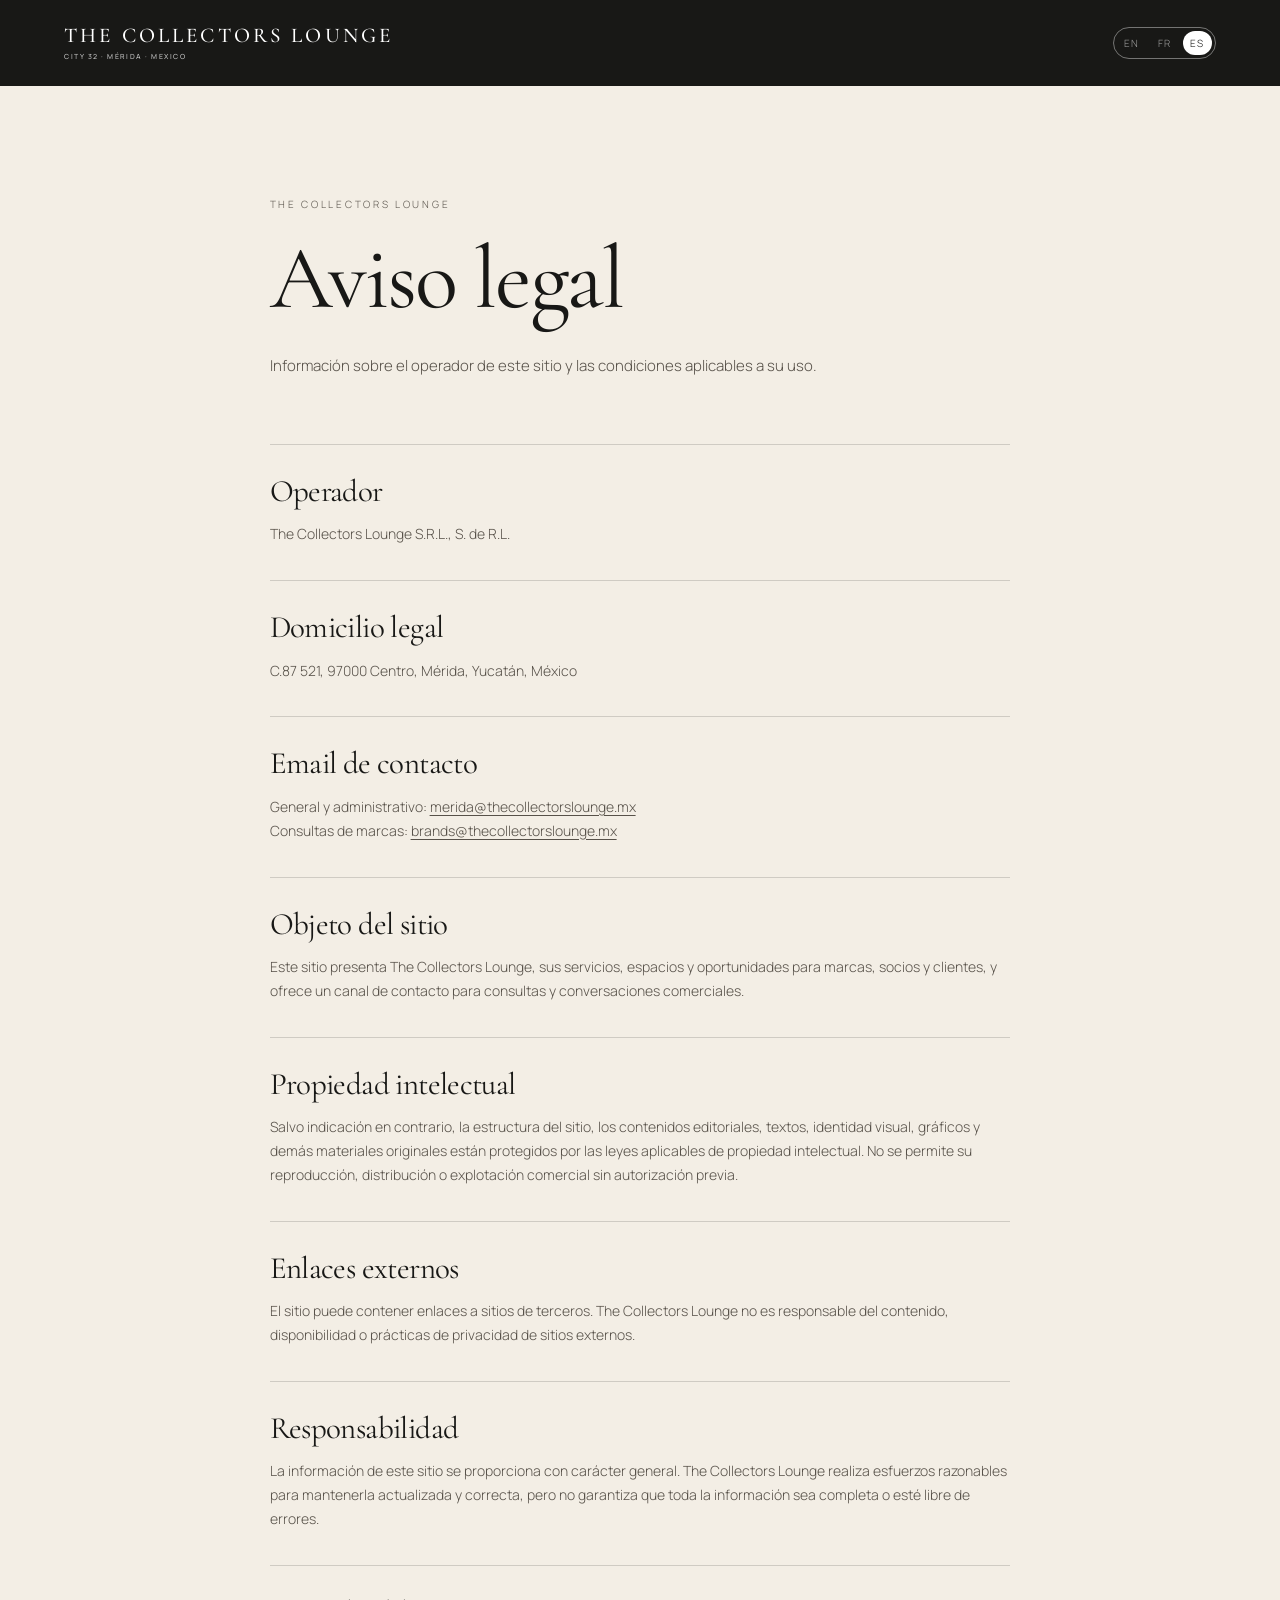
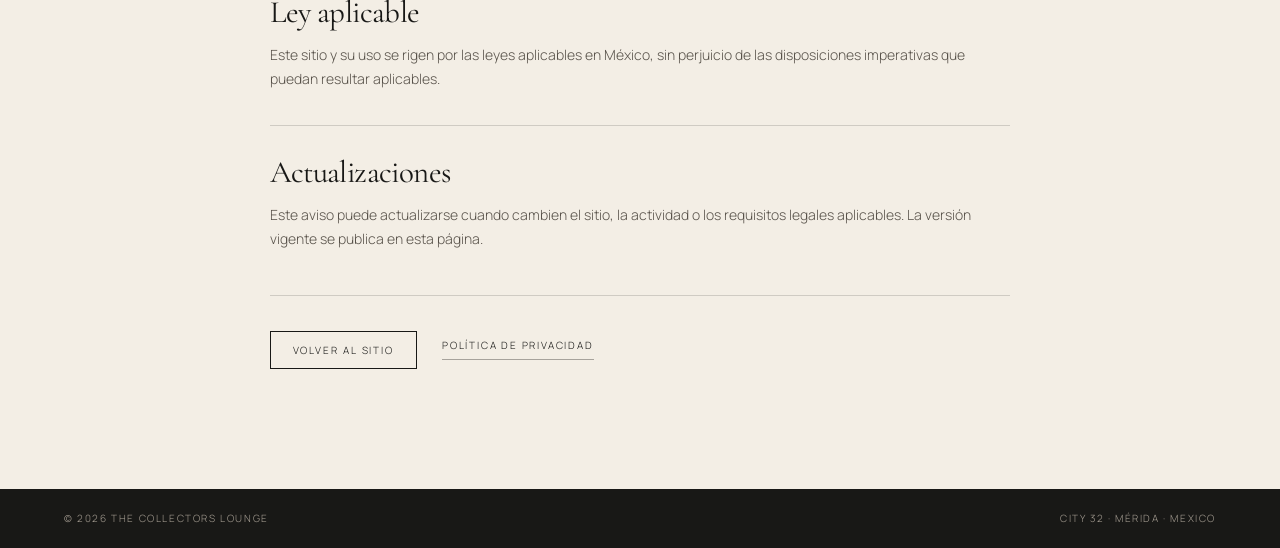
<file: es/legal.html>
<!DOCTYPE html>

<html lang="es"><head>
<meta charset="utf-8"/>
<meta content="width=device-width, initial-scale=1" name="viewport"/>
<title>Aviso legal — The Collectors Lounge</title>
<meta content="Aviso legal — The Collectors Lounge, Mérida, México." name="description"/>
<link href="https://thecollectorslounge.mx/es/legal" rel="canonical"/>
<link href="https://thecollectorslounge.mx/legal" hreflang="en" rel="alternate"/>
<link href="https://thecollectorslounge.mx/fr/legal" hreflang="fr" rel="alternate"/>
<link href="https://thecollectorslounge.mx/es/legal" hreflang="es" rel="alternate"/>
<link href="https://thecollectorslounge.mx/legal" hreflang="x-default" rel="alternate"/>
<meta content="#181816" name="theme-color"/>
<meta content="website" property="og:type"/>
<meta content="The Collectors Lounge" property="og:site_name"/>
<meta content="Aviso legal — The Collectors Lounge" property="og:title"/>
<meta content="Aviso legal — The Collectors Lounge, Mérida, México." property="og:description"/>
<meta content="https://thecollectorslounge.mx/es/legal" property="og:url"/>
<meta content="https://thecollectorslounge.mx/assets/og-image.jpg" property="og:image"/>
<meta content="1200" property="og:image:width"/>
<meta content="630" property="og:image:height"/>
<meta content="El entorno de boutique privada de The Collectors Lounge" property="og:image:alt"/>
<meta content="es_MX" property="og:locale"/>
<meta content="en_US" property="og:locale:alternate"/>
<meta content="fr_FR" property="og:locale:alternate"/>
<meta content="summary_large_image" name="twitter:card"/>
<meta content="Aviso legal — The Collectors Lounge" name="twitter:title"/>
<meta content="Aviso legal — The Collectors Lounge, Mérida, México." name="twitter:description"/>
<meta content="https://thecollectorslounge.mx/assets/og-image.jpg" name="twitter:image"/>
<link href="/favicon.ico" rel="icon" sizes="48x48"/>
<link href="/favicon.svg" rel="icon" type="image/svg+xml"/>
<link href="/apple-touch-icon.png" rel="apple-touch-icon"/>
<link as="font" crossorigin="" href="/assets/fonts/cormorant-garamond-400.woff2" rel="preload" type="font/woff2"/>
<link as="font" crossorigin="" href="/assets/fonts/manrope-variable.woff2" rel="preload" type="font/woff2"/>
<link href="/styles.css" rel="stylesheet"/>
<link href="/legal.css" rel="stylesheet"/>
</head>
<body class="policy-page">
<a class="skip-link" data-i18n="skip" href="#policy-content">Ir al contenido</a><header class="header policy-header"><a class="logo" href="/es/"><span>THE COLLECTORS LOUNGE</span><small>CITY 32 · MÉRIDA · MEXICO</small></a><div aria-label="Selector de idioma" class="lang-switcher"><a data-lang="en" href="/legal" hreflang="en" lang="en">EN</a><a data-lang="fr" href="/fr/legal" hreflang="fr" lang="fr">FR</a><a aria-current="true" class="active" data-lang="es" href="/es/legal" hreflang="es" lang="es">ES</a></div></header>
<main class="policy-main" id="policy-content" tabindex="-1"><div class="policy-kicker" data-i18n="kicker">THE COLLECTORS LOUNGE</div><h1 data-i18n="title">Aviso legal</h1><p class="policy-intro" data-i18n="intro">Información sobre el operador de este sitio y las condiciones aplicables a su uso.</p><section class="policy-section"><h2 data-i18n="operator">Operador</h2><p data-i18n="operator_text">The Collectors Lounge S.R.L., S. de R.L.</p></section><section class="policy-section"><h2 data-i18n="address">Domicilio legal</h2><p data-i18n="address_text">C.87 521, 97000 Centro, Mérida, Yucatán, México</p></section><section class="policy-section"><h2 data-i18n="email">Email de contacto</h2><p data-i18n="email_text">General y administrativo: <a href="mailto:merida@thecollectorslounge.mx">merida@thecollectorslounge.mx</a><br/>Consultas de marcas: <a href="mailto:brands@thecollectorslounge.mx">brands@thecollectorslounge.mx</a></p></section><section class="policy-section"><h2 data-i18n="purpose">Objeto del sitio</h2><p data-i18n="purpose_text">Este sitio presenta The Collectors Lounge, sus servicios, espacios y oportunidades para marcas, socios y clientes, y ofrece un canal de contacto para consultas y conversaciones comerciales.</p></section><section class="policy-section"><h2 data-i18n="ip">Propiedad intelectual</h2><p data-i18n="ip_text">Salvo indicación en contrario, la estructura del sitio, los contenidos editoriales, textos, identidad visual, gráficos y demás materiales originales están protegidos por las leyes aplicables de propiedad intelectual. No se permite su reproducción, distribución o explotación comercial sin autorización previa.</p></section><section class="policy-section"><h2 data-i18n="links">Enlaces externos</h2><p data-i18n="links_text">El sitio puede contener enlaces a sitios de terceros. The Collectors Lounge no es responsable del contenido, disponibilidad o prácticas de privacidad de sitios externos.</p></section><section class="policy-section"><h2 data-i18n="liability">Responsabilidad</h2><p data-i18n="liability_text">La información de este sitio se proporciona con carácter general. The Collectors Lounge realiza esfuerzos razonables para mantenerla actualizada y correcta, pero no garantiza que toda la información sea completa o esté libre de errores.</p></section><section class="policy-section"><h2 data-i18n="law">Ley aplicable</h2><p data-i18n="law_text">Este sitio y su uso se rigen por las leyes aplicables en México, sin perjuicio de las disposiciones imperativas que puedan resultar aplicables.</p></section><section class="policy-section"><h2 data-i18n="updates">Actualizaciones</h2><p data-i18n="updates_text">Este aviso puede actualizarse cuando cambien el sitio, la actividad o los requisitos legales aplicables. La versión vigente se publica en esta página.</p></section>
<div class="policy-nav nav-with-languages"><a class="button" data-i18n="back" href="/es/">Volver al sitio</a><a class="line-link" data-i18n="privacy" href="/es/privacy">Política de privacidad</a></div>
</main><footer><span>© 2026 THE COLLECTORS LOUNGE</span><span>CITY 32 · MÉRIDA · MEXICO</span></footer></body></html>
</file>
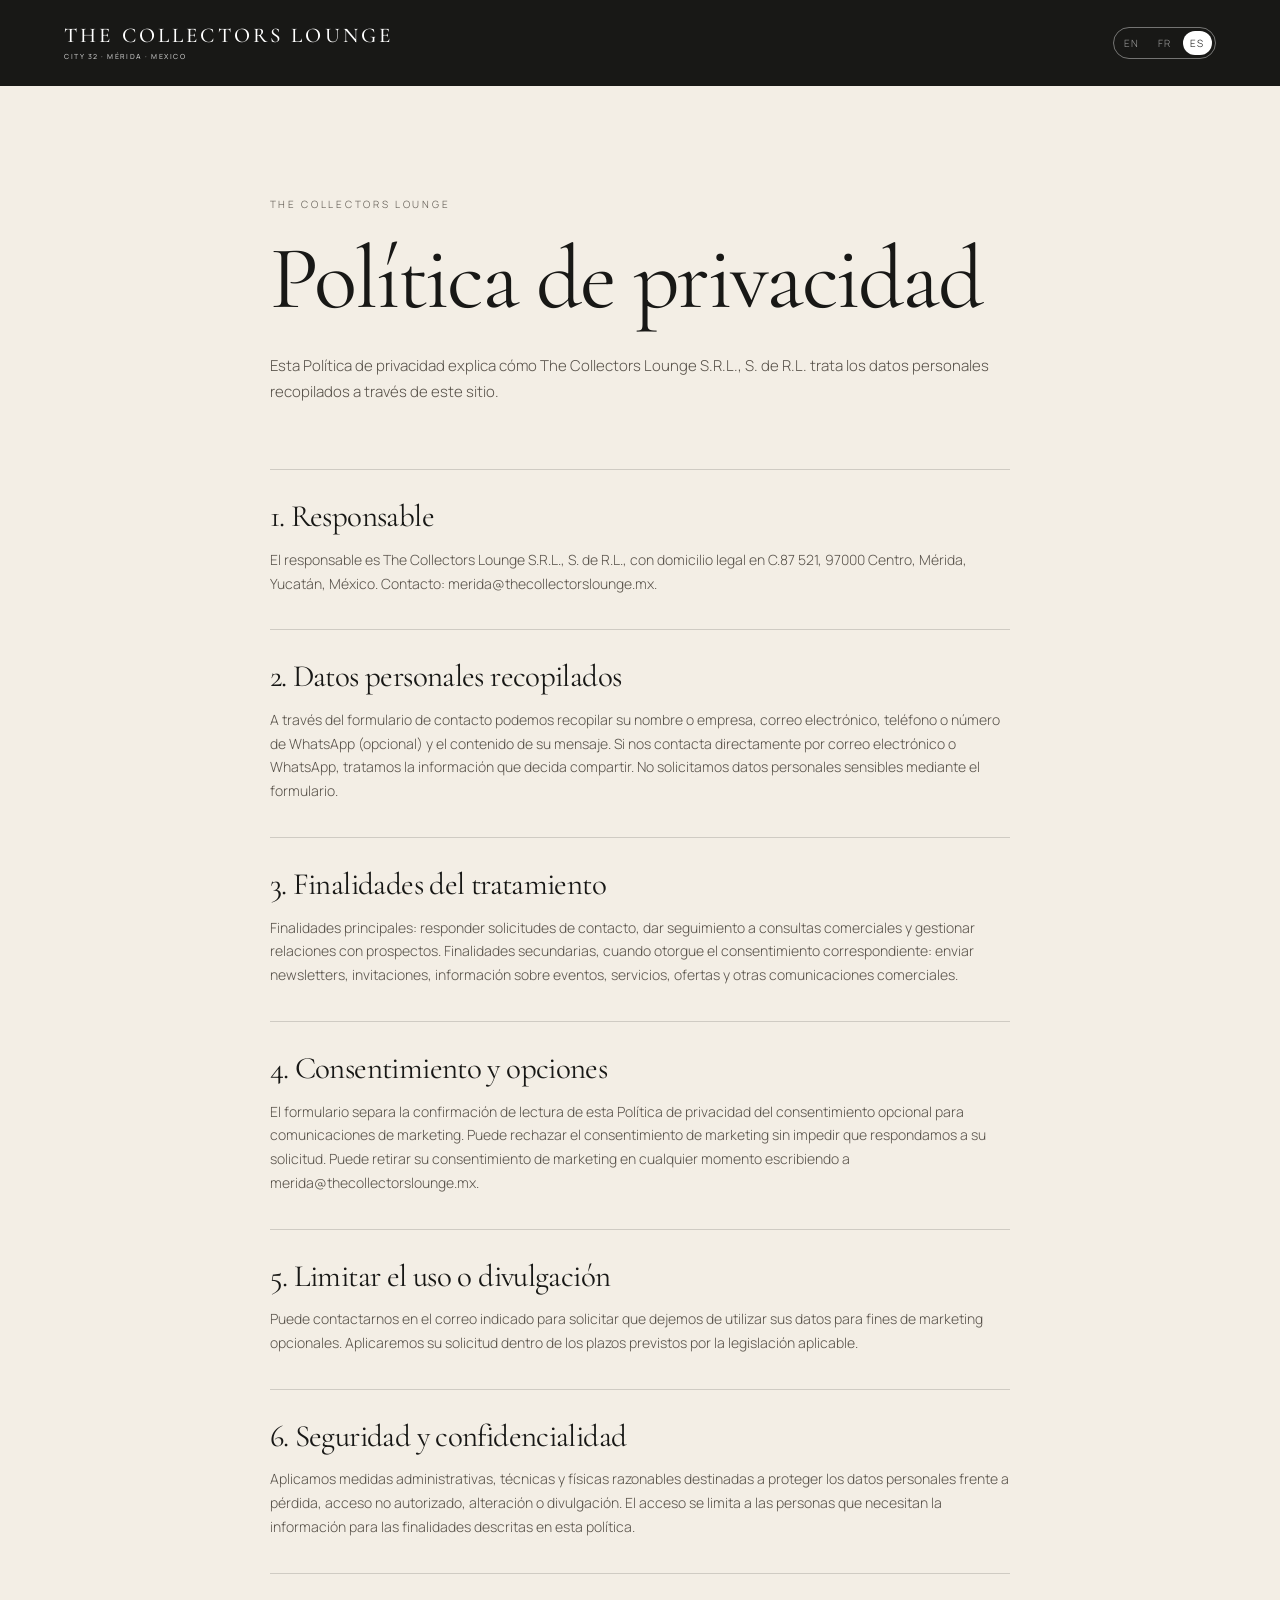
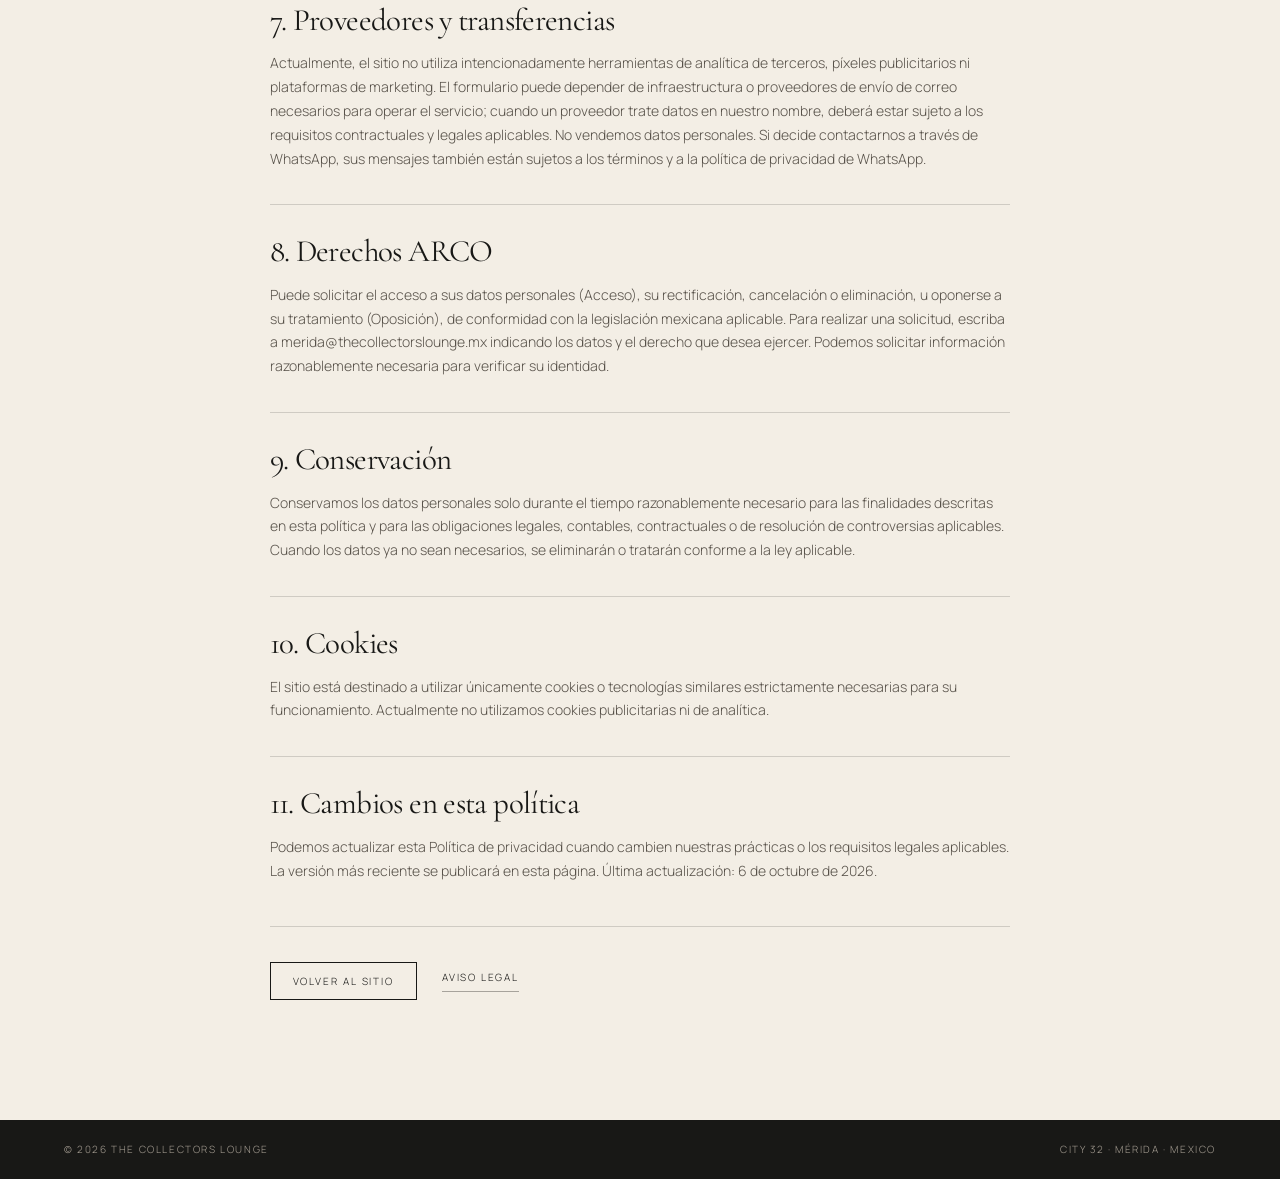
<file: es/privacy.html>
<!DOCTYPE html>

<html lang="es"><head>
<meta charset="utf-8"/>
<meta content="width=device-width, initial-scale=1" name="viewport"/>
<title>Política de privacidad — The Collectors Lounge</title>
<meta content="Política de privacidad — The Collectors Lounge, Mérida, México." name="description"/>
<link href="https://thecollectorslounge.mx/es/privacy" rel="canonical"/>
<link href="https://thecollectorslounge.mx/privacy" hreflang="en" rel="alternate"/>
<link href="https://thecollectorslounge.mx/fr/privacy" hreflang="fr" rel="alternate"/>
<link href="https://thecollectorslounge.mx/es/privacy" hreflang="es" rel="alternate"/>
<link href="https://thecollectorslounge.mx/privacy" hreflang="x-default" rel="alternate"/>
<meta content="#181816" name="theme-color"/>
<meta content="website" property="og:type"/>
<meta content="The Collectors Lounge" property="og:site_name"/>
<meta content="Política de privacidad — The Collectors Lounge" property="og:title"/>
<meta content="Política de privacidad — The Collectors Lounge, Mérida, México." property="og:description"/>
<meta content="https://thecollectorslounge.mx/es/privacy" property="og:url"/>
<meta content="https://thecollectorslounge.mx/assets/og-image.jpg" property="og:image"/>
<meta content="1200" property="og:image:width"/>
<meta content="630" property="og:image:height"/>
<meta content="El entorno de boutique privada de The Collectors Lounge" property="og:image:alt"/>
<meta content="es_MX" property="og:locale"/>
<meta content="en_US" property="og:locale:alternate"/>
<meta content="fr_FR" property="og:locale:alternate"/>
<meta content="summary_large_image" name="twitter:card"/>
<meta content="Política de privacidad — The Collectors Lounge" name="twitter:title"/>
<meta content="Política de privacidad — The Collectors Lounge, Mérida, México." name="twitter:description"/>
<meta content="https://thecollectorslounge.mx/assets/og-image.jpg" name="twitter:image"/>
<link href="/favicon.ico" rel="icon" sizes="48x48"/>
<link href="/favicon.svg" rel="icon" type="image/svg+xml"/>
<link href="/apple-touch-icon.png" rel="apple-touch-icon"/>
<link as="font" crossorigin="" href="/assets/fonts/cormorant-garamond-400.woff2" rel="preload" type="font/woff2"/>
<link as="font" crossorigin="" href="/assets/fonts/manrope-variable.woff2" rel="preload" type="font/woff2"/>
<link href="/styles.css" rel="stylesheet"/>
<link href="/legal.css" rel="stylesheet"/>
</head>
<body class="policy-page">
<a class="skip-link" data-i18n="skip" href="#policy-content">Ir al contenido</a><header class="header policy-header"><a class="logo" href="/es/"><span>THE COLLECTORS LOUNGE</span><small>CITY 32 · MÉRIDA · MEXICO</small></a><div aria-label="Selector de idioma" class="lang-switcher"><a data-lang="en" href="/privacy" hreflang="en" lang="en">EN</a><a data-lang="fr" href="/fr/privacy" hreflang="fr" lang="fr">FR</a><a aria-current="true" class="active" data-lang="es" href="/es/privacy" hreflang="es" lang="es">ES</a></div></header>
<main class="policy-main" id="policy-content" tabindex="-1"><div class="policy-kicker" data-i18n="kicker">THE COLLECTORS LOUNGE</div><h1 data-i18n="title">Política de privacidad</h1><p class="policy-intro" data-i18n="intro">Esta Política de privacidad explica cómo The Collectors Lounge S.R.L., S. de R.L. trata los datos personales recopilados a través de este sitio.</p><section class="policy-section"><h2 data-i18n="resp">1. Responsable</h2><p data-i18n="resp_text">El responsable es The Collectors Lounge S.R.L., S. de R.L., con domicilio legal en C.87 521, 97000 Centro, Mérida, Yucatán, México. Contacto: merida@thecollectorslounge.mx.</p></section><section class="policy-section"><h2 data-i18n="data">2. Datos personales recopilados</h2><p data-i18n="data_text">A través del formulario de contacto podemos recopilar su nombre o empresa, correo electrónico, teléfono o número de WhatsApp (opcional) y el contenido de su mensaje. Si nos contacta directamente por correo electrónico o WhatsApp, tratamos la información que decida compartir. No solicitamos datos personales sensibles mediante el formulario.</p></section><section class="policy-section"><h2 data-i18n="purposes">3. Finalidades del tratamiento</h2><p data-i18n="purposes_text">Finalidades principales: responder solicitudes de contacto, dar seguimiento a consultas comerciales y gestionar relaciones con prospectos. Finalidades secundarias, cuando otorgue el consentimiento correspondiente: enviar newsletters, invitaciones, información sobre eventos, servicios, ofertas y otras comunicaciones comerciales.</p></section><section class="policy-section"><h2 data-i18n="consent">4. Consentimiento y opciones</h2><p data-i18n="consent_text">El formulario separa la confirmación de lectura de esta Política de privacidad del consentimiento opcional para comunicaciones de marketing. Puede rechazar el consentimiento de marketing sin impedir que respondamos a su solicitud. Puede retirar su consentimiento de marketing en cualquier momento escribiendo a merida@thecollectorslounge.mx.</p></section><section class="policy-section"><h2 data-i18n="limits">5. Limitar el uso o divulgación</h2><p data-i18n="limits_text">Puede contactarnos en el correo indicado para solicitar que dejemos de utilizar sus datos para fines de marketing opcionales. Aplicaremos su solicitud dentro de los plazos previstos por la legislación aplicable.</p></section><section class="policy-section"><h2 data-i18n="security">6. Seguridad y confidencialidad</h2><p data-i18n="security_text">Aplicamos medidas administrativas, técnicas y físicas razonables destinadas a proteger los datos personales frente a pérdida, acceso no autorizado, alteración o divulgación. El acceso se limita a las personas que necesitan la información para las finalidades descritas en esta política.</p></section><section class="policy-section"><h2 data-i18n="providers">7. Proveedores y transferencias</h2><p data-i18n="providers_text">Actualmente, el sitio no utiliza intencionadamente herramientas de analítica de terceros, píxeles publicitarios ni plataformas de marketing. El formulario puede depender de infraestructura o proveedores de envío de correo necesarios para operar el servicio; cuando un proveedor trate datos en nuestro nombre, deberá estar sujeto a los requisitos contractuales y legales aplicables. No vendemos datos personales. Si decide contactarnos a través de WhatsApp, sus mensajes también están sujetos a los términos y a la política de privacidad de WhatsApp.</p></section><section class="policy-section"><h2 data-i18n="arco">8. Derechos ARCO</h2><p data-i18n="arco_text">Puede solicitar el acceso a sus datos personales (Acceso), su rectificación, cancelación o eliminación, u oponerse a su tratamiento (Oposición), de conformidad con la legislación mexicana aplicable. Para realizar una solicitud, escriba a merida@thecollectorslounge.mx indicando los datos y el derecho que desea ejercer. Podemos solicitar información razonablemente necesaria para verificar su identidad.</p></section><section class="policy-section"><h2 data-i18n="retention">9. Conservación</h2><p data-i18n="retention_text">Conservamos los datos personales solo durante el tiempo razonablemente necesario para las finalidades descritas en esta política y para las obligaciones legales, contables, contractuales o de resolución de controversias aplicables. Cuando los datos ya no sean necesarios, se eliminarán o tratarán conforme a la ley aplicable.</p></section><section class="policy-section"><h2 data-i18n="cookies">10. Cookies</h2><p data-i18n="cookies_text">El sitio está destinado a utilizar únicamente cookies o tecnologías similares estrictamente necesarias para su funcionamiento. Actualmente no utilizamos cookies publicitarias ni de analítica.</p></section><section class="policy-section"><h2 data-i18n="changes">11. Cambios en esta política</h2><p data-i18n="changes_text">Podemos actualizar esta Política de privacidad cuando cambien nuestras prácticas o los requisitos legales aplicables. La versión más reciente se publicará en esta página. Última actualización: 6 de octubre de 2026.</p></section>
<div class="policy-nav nav-with-languages"><a class="button" data-i18n="back" href="/es/">Volver al sitio</a><a class="line-link" data-i18n="legal" href="/es/legal">Aviso legal</a></div>
</main><footer><span>© 2026 THE COLLECTORS LOUNGE</span><span>CITY 32 · MÉRIDA · MEXICO</span></footer></body></html>
</file>
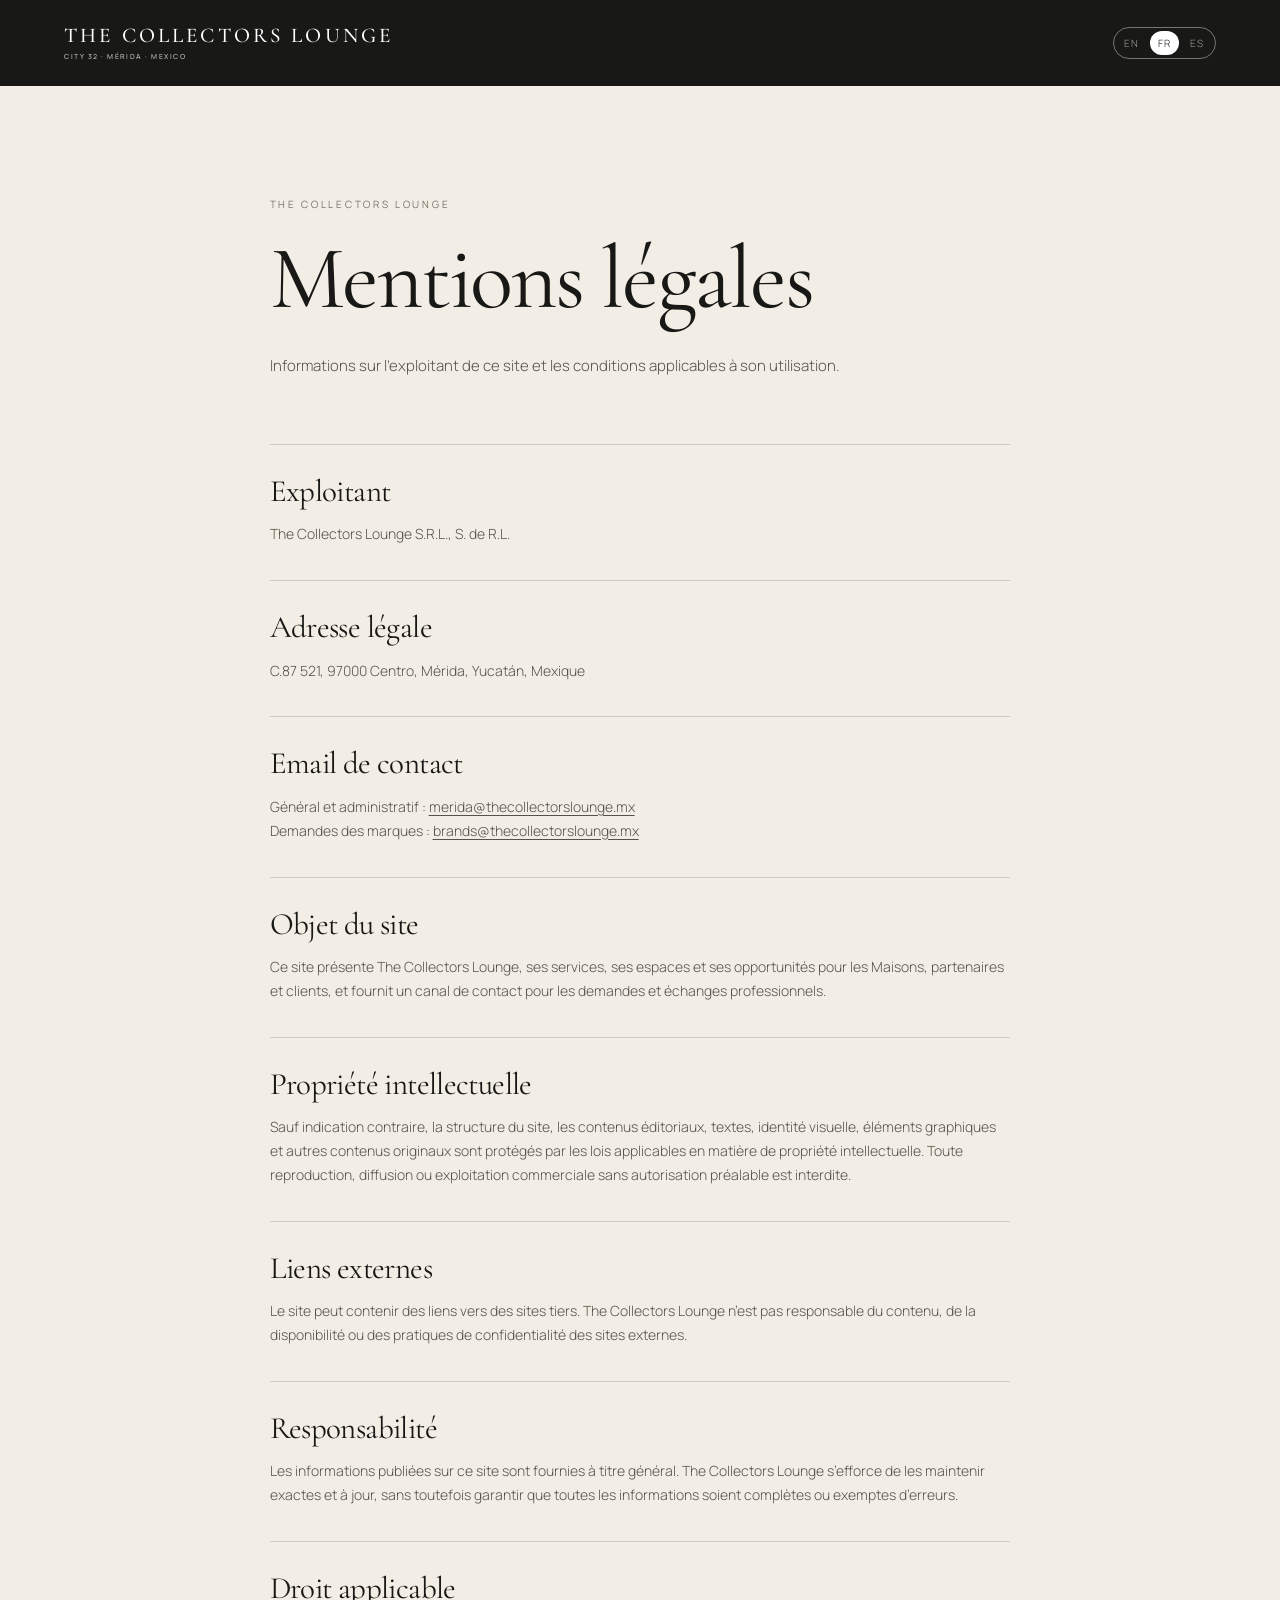
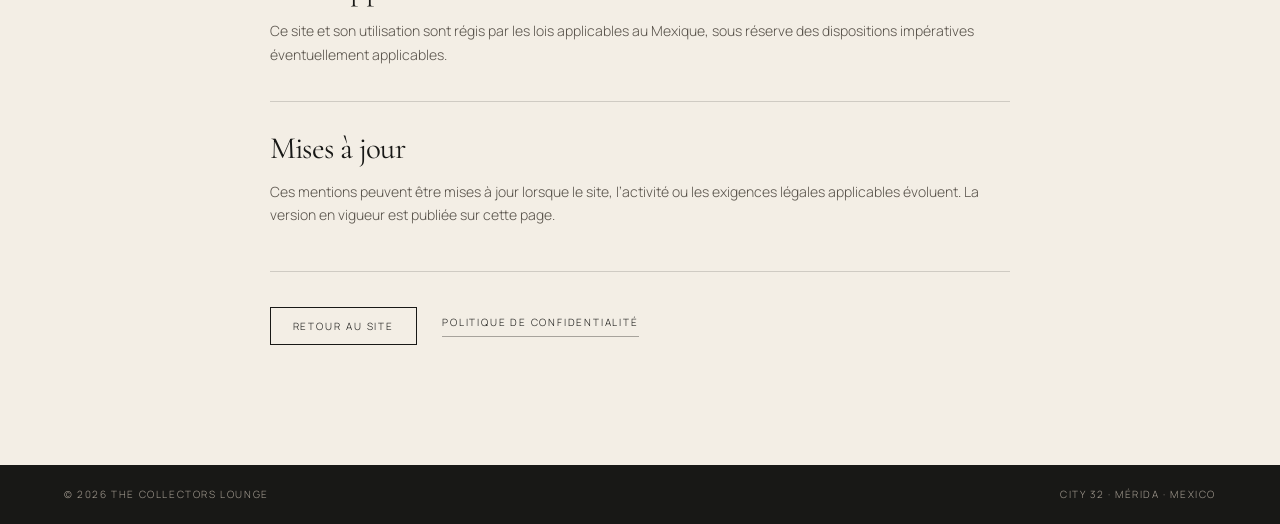
<file: fr/legal.html>
<!DOCTYPE html>

<html lang="fr"><head>
<meta charset="utf-8"/>
<meta content="width=device-width, initial-scale=1" name="viewport"/>
<title>Mentions légales — The Collectors Lounge</title>
<meta content="Mentions légales — The Collectors Lounge, Mérida, Mexique." name="description"/>
<link href="https://thecollectorslounge.mx/fr/legal" rel="canonical"/>
<link href="https://thecollectorslounge.mx/legal" hreflang="en" rel="alternate"/>
<link href="https://thecollectorslounge.mx/fr/legal" hreflang="fr" rel="alternate"/>
<link href="https://thecollectorslounge.mx/es/legal" hreflang="es" rel="alternate"/>
<link href="https://thecollectorslounge.mx/legal" hreflang="x-default" rel="alternate"/>
<meta content="#181816" name="theme-color"/>
<meta content="website" property="og:type"/>
<meta content="The Collectors Lounge" property="og:site_name"/>
<meta content="Mentions légales — The Collectors Lounge" property="og:title"/>
<meta content="Mentions légales — The Collectors Lounge, Mérida, Mexique." property="og:description"/>
<meta content="https://thecollectorslounge.mx/fr/legal" property="og:url"/>
<meta content="https://thecollectorslounge.mx/assets/og-image.jpg" property="og:image"/>
<meta content="1200" property="og:image:width"/>
<meta content="630" property="og:image:height"/>
<meta content="L’environnement de boutique privée de The Collectors Lounge" property="og:image:alt"/>
<meta content="fr_FR" property="og:locale"/>
<meta content="en_US" property="og:locale:alternate"/>
<meta content="es_MX" property="og:locale:alternate"/>
<meta content="summary_large_image" name="twitter:card"/>
<meta content="Mentions légales — The Collectors Lounge" name="twitter:title"/>
<meta content="Mentions légales — The Collectors Lounge, Mérida, Mexique." name="twitter:description"/>
<meta content="https://thecollectorslounge.mx/assets/og-image.jpg" name="twitter:image"/>
<link href="/favicon.ico" rel="icon" sizes="48x48"/>
<link href="/favicon.svg" rel="icon" type="image/svg+xml"/>
<link href="/apple-touch-icon.png" rel="apple-touch-icon"/>
<link as="font" crossorigin="" href="/assets/fonts/cormorant-garamond-400.woff2" rel="preload" type="font/woff2"/>
<link as="font" crossorigin="" href="/assets/fonts/manrope-variable.woff2" rel="preload" type="font/woff2"/>
<link href="/styles.css" rel="stylesheet"/>
<link href="/legal.css" rel="stylesheet"/>
</head>
<body class="policy-page">
<a class="skip-link" data-i18n="skip" href="#policy-content">Aller au contenu</a><header class="header policy-header"><a class="logo" href="/fr/"><span>THE COLLECTORS LOUNGE</span><small>CITY 32 · MÉRIDA · MEXICO</small></a><div aria-label="Choix de la langue" class="lang-switcher"><a data-lang="en" href="/legal" hreflang="en" lang="en">EN</a><a aria-current="true" class="active" data-lang="fr" href="/fr/legal" hreflang="fr" lang="fr">FR</a><a data-lang="es" href="/es/legal" hreflang="es" lang="es">ES</a></div></header>
<main class="policy-main" id="policy-content" tabindex="-1"><div class="policy-kicker" data-i18n="kicker">THE COLLECTORS LOUNGE</div><h1 data-i18n="title">Mentions légales</h1><p class="policy-intro" data-i18n="intro">Informations sur l’exploitant de ce site et les conditions applicables à son utilisation.</p><section class="policy-section"><h2 data-i18n="operator">Exploitant</h2><p data-i18n="operator_text">The Collectors Lounge S.R.L., S. de R.L.</p></section><section class="policy-section"><h2 data-i18n="address">Adresse légale</h2><p data-i18n="address_text">C.87 521, 97000 Centro, Mérida, Yucatán, Mexique</p></section><section class="policy-section"><h2 data-i18n="email">Email de contact</h2><p data-i18n="email_text">Général et administratif : <a href="mailto:merida@thecollectorslounge.mx">merida@thecollectorslounge.mx</a><br/>Demandes des marques : <a href="mailto:brands@thecollectorslounge.mx">brands@thecollectorslounge.mx</a></p></section><section class="policy-section"><h2 data-i18n="purpose">Objet du site</h2><p data-i18n="purpose_text">Ce site présente The Collectors Lounge, ses services, ses espaces et ses opportunités pour les Maisons, partenaires et clients, et fournit un canal de contact pour les demandes et échanges professionnels.</p></section><section class="policy-section"><h2 data-i18n="ip">Propriété intellectuelle</h2><p data-i18n="ip_text">Sauf indication contraire, la structure du site, les contenus éditoriaux, textes, identité visuelle, éléments graphiques et autres contenus originaux sont protégés par les lois applicables en matière de propriété intellectuelle. Toute reproduction, diffusion ou exploitation commerciale sans autorisation préalable est interdite.</p></section><section class="policy-section"><h2 data-i18n="links">Liens externes</h2><p data-i18n="links_text">Le site peut contenir des liens vers des sites tiers. The Collectors Lounge n’est pas responsable du contenu, de la disponibilité ou des pratiques de confidentialité des sites externes.</p></section><section class="policy-section"><h2 data-i18n="liability">Responsabilité</h2><p data-i18n="liability_text">Les informations publiées sur ce site sont fournies à titre général. The Collectors Lounge s’efforce de les maintenir exactes et à jour, sans toutefois garantir que toutes les informations soient complètes ou exemptes d’erreurs.</p></section><section class="policy-section"><h2 data-i18n="law">Droit applicable</h2><p data-i18n="law_text">Ce site et son utilisation sont régis par les lois applicables au Mexique, sous réserve des dispositions impératives éventuellement applicables.</p></section><section class="policy-section"><h2 data-i18n="updates">Mises à jour</h2><p data-i18n="updates_text">Ces mentions peuvent être mises à jour lorsque le site, l’activité ou les exigences légales applicables évoluent. La version en vigueur est publiée sur cette page.</p></section>
<div class="policy-nav nav-with-languages"><a class="button" data-i18n="back" href="/fr/">Retour au site</a><a class="line-link" data-i18n="privacy" href="/fr/privacy">Politique de confidentialité</a></div>
</main><footer><span>© 2026 THE COLLECTORS LOUNGE</span><span>CITY 32 · MÉRIDA · MEXICO</span></footer></body></html>
</file>
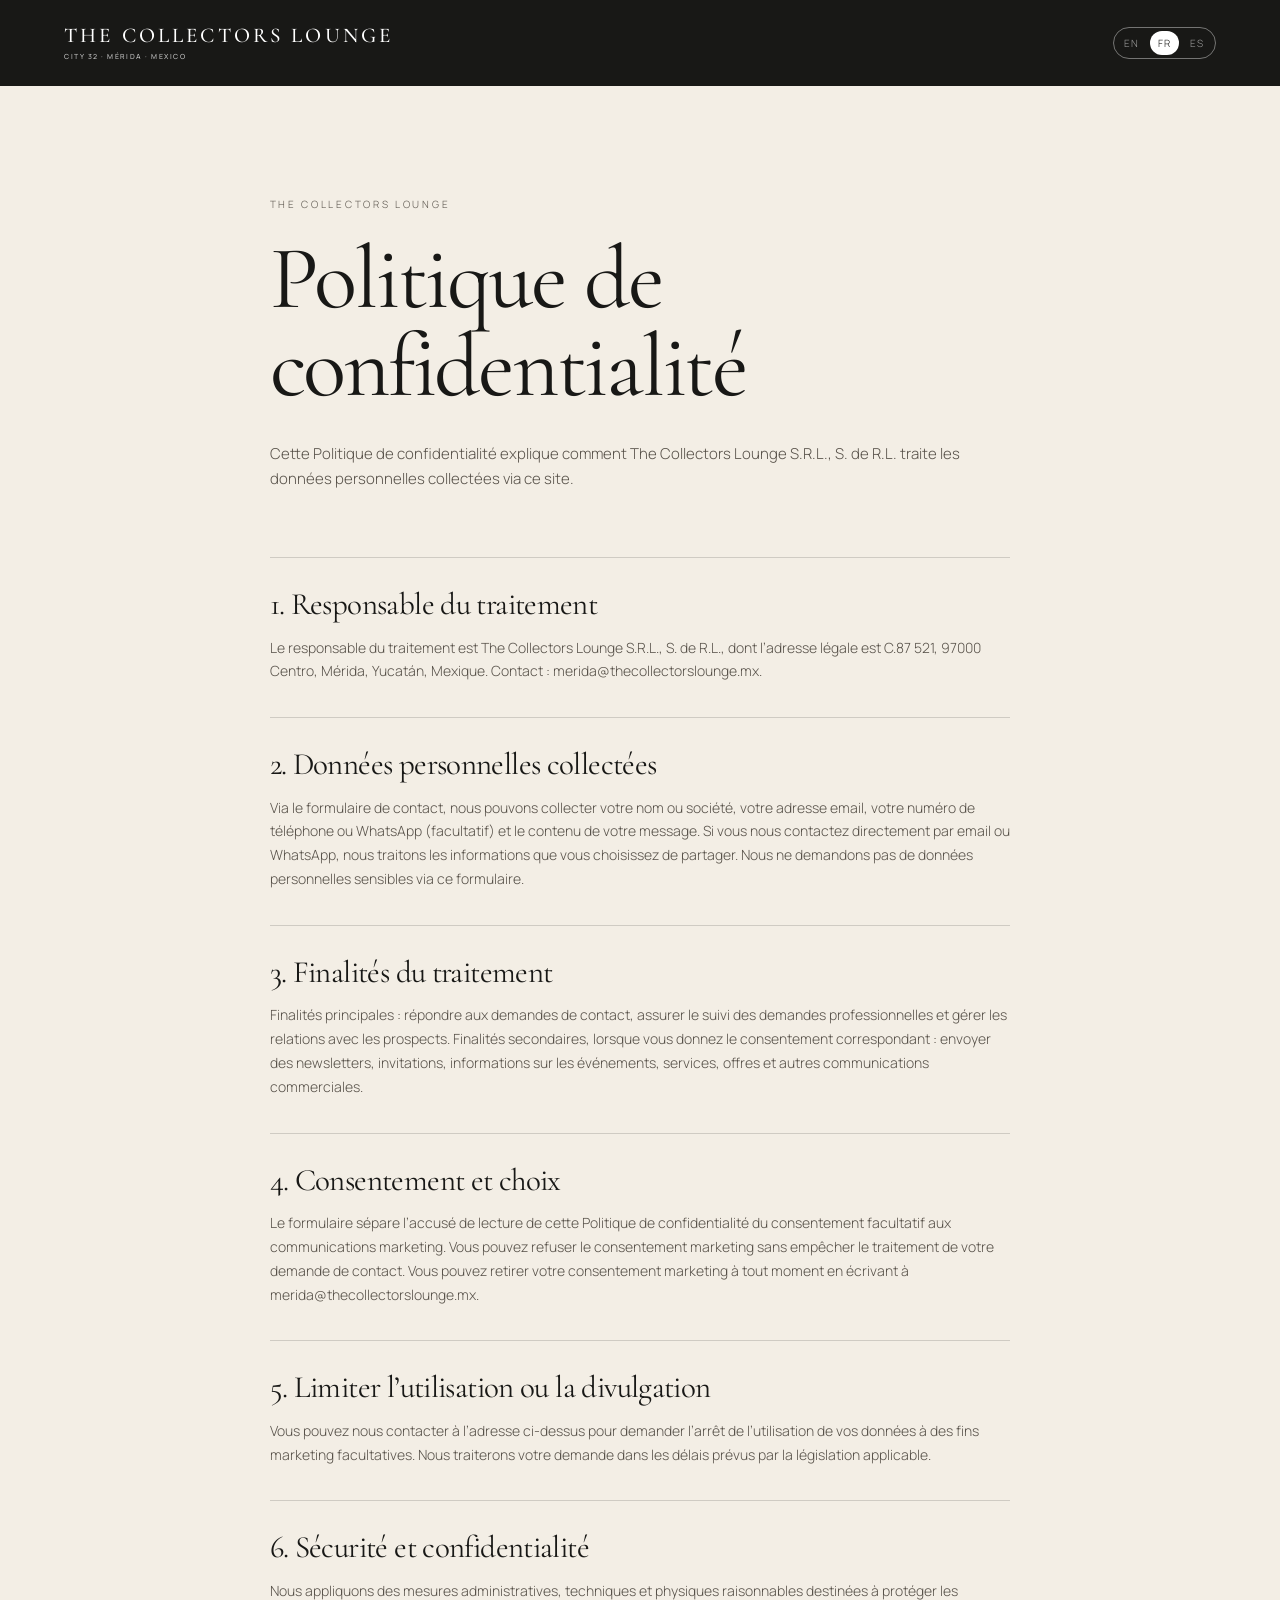
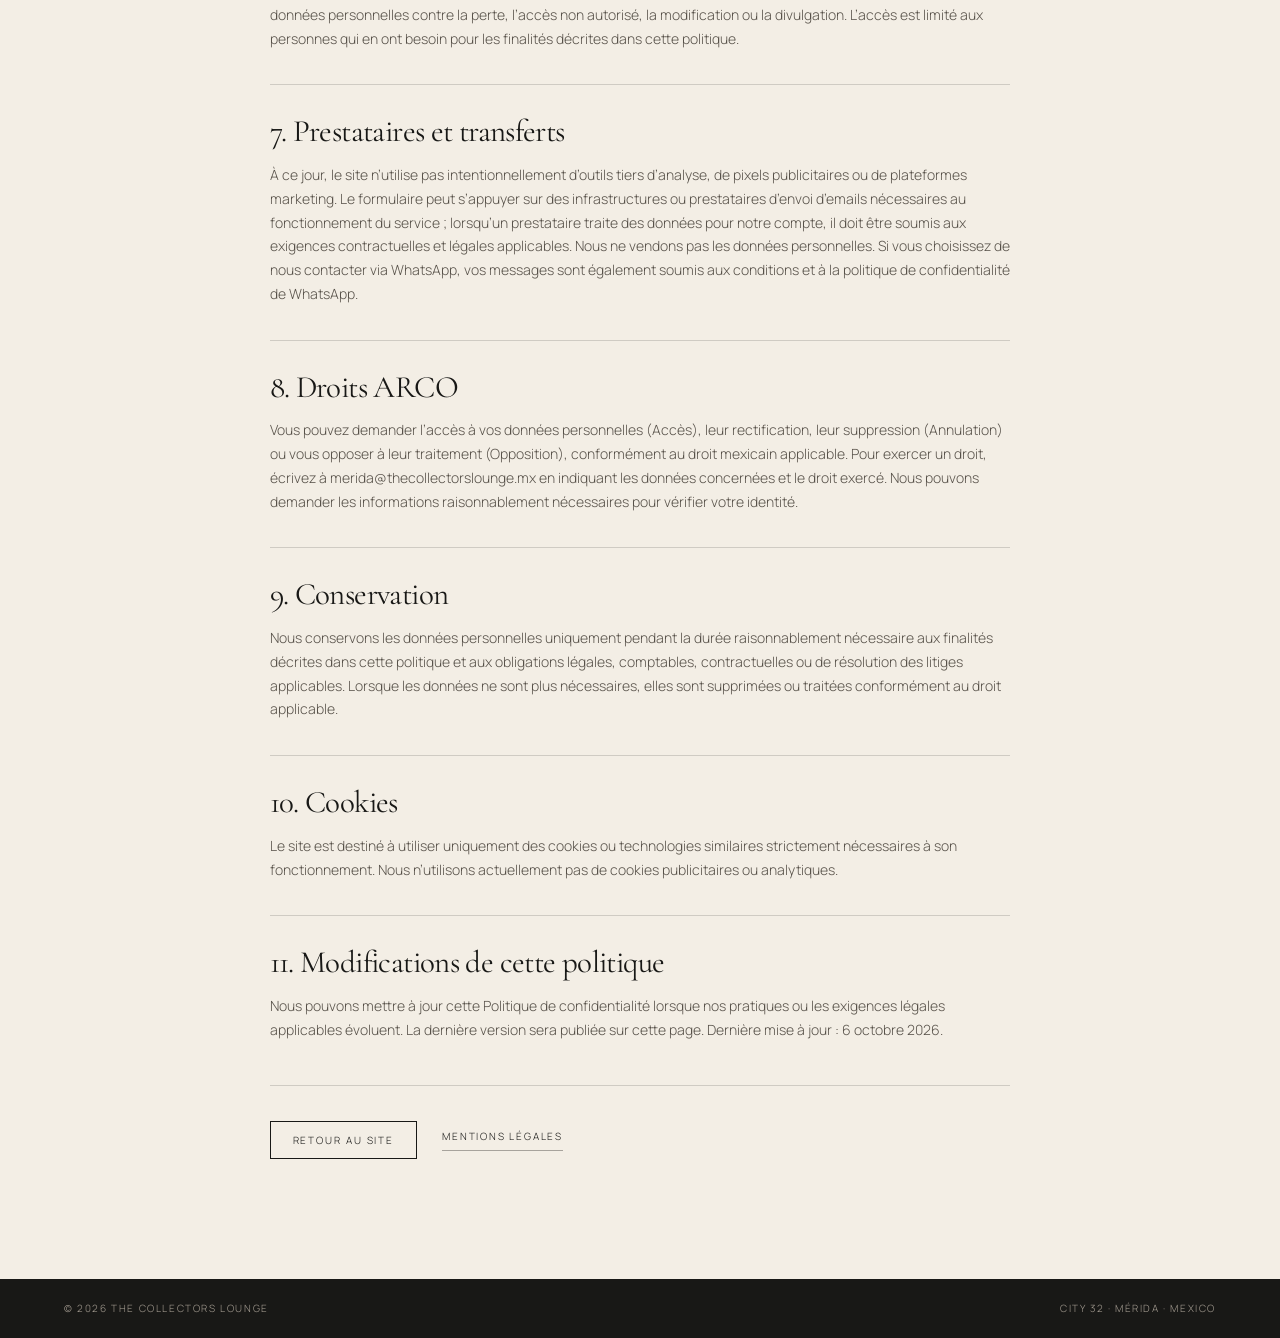
<file: fr/privacy.html>
<!DOCTYPE html>

<html lang="fr"><head>
<meta charset="utf-8"/>
<meta content="width=device-width, initial-scale=1" name="viewport"/>
<title>Politique de confidentialité — The Collectors Lounge</title>
<meta content="Politique de confidentialité — The Collectors Lounge, Mérida, Mexique." name="description"/>
<link href="https://thecollectorslounge.mx/fr/privacy" rel="canonical"/>
<link href="https://thecollectorslounge.mx/privacy" hreflang="en" rel="alternate"/>
<link href="https://thecollectorslounge.mx/fr/privacy" hreflang="fr" rel="alternate"/>
<link href="https://thecollectorslounge.mx/es/privacy" hreflang="es" rel="alternate"/>
<link href="https://thecollectorslounge.mx/privacy" hreflang="x-default" rel="alternate"/>
<meta content="#181816" name="theme-color"/>
<meta content="website" property="og:type"/>
<meta content="The Collectors Lounge" property="og:site_name"/>
<meta content="Politique de confidentialité — The Collectors Lounge" property="og:title"/>
<meta content="Politique de confidentialité — The Collectors Lounge, Mérida, Mexique." property="og:description"/>
<meta content="https://thecollectorslounge.mx/fr/privacy" property="og:url"/>
<meta content="https://thecollectorslounge.mx/assets/og-image.jpg" property="og:image"/>
<meta content="1200" property="og:image:width"/>
<meta content="630" property="og:image:height"/>
<meta content="L’environnement de boutique privée de The Collectors Lounge" property="og:image:alt"/>
<meta content="fr_FR" property="og:locale"/>
<meta content="en_US" property="og:locale:alternate"/>
<meta content="es_MX" property="og:locale:alternate"/>
<meta content="summary_large_image" name="twitter:card"/>
<meta content="Politique de confidentialité — The Collectors Lounge" name="twitter:title"/>
<meta content="Politique de confidentialité — The Collectors Lounge, Mérida, Mexique." name="twitter:description"/>
<meta content="https://thecollectorslounge.mx/assets/og-image.jpg" name="twitter:image"/>
<link href="/favicon.ico" rel="icon" sizes="48x48"/>
<link href="/favicon.svg" rel="icon" type="image/svg+xml"/>
<link href="/apple-touch-icon.png" rel="apple-touch-icon"/>
<link as="font" crossorigin="" href="/assets/fonts/cormorant-garamond-400.woff2" rel="preload" type="font/woff2"/>
<link as="font" crossorigin="" href="/assets/fonts/manrope-variable.woff2" rel="preload" type="font/woff2"/>
<link href="/styles.css" rel="stylesheet"/>
<link href="/legal.css" rel="stylesheet"/>
</head>
<body class="policy-page">
<a class="skip-link" data-i18n="skip" href="#policy-content">Aller au contenu</a><header class="header policy-header"><a class="logo" href="/fr/"><span>THE COLLECTORS LOUNGE</span><small>CITY 32 · MÉRIDA · MEXICO</small></a><div aria-label="Choix de la langue" class="lang-switcher"><a data-lang="en" href="/privacy" hreflang="en" lang="en">EN</a><a aria-current="true" class="active" data-lang="fr" href="/fr/privacy" hreflang="fr" lang="fr">FR</a><a data-lang="es" href="/es/privacy" hreflang="es" lang="es">ES</a></div></header>
<main class="policy-main" id="policy-content" tabindex="-1"><div class="policy-kicker" data-i18n="kicker">THE COLLECTORS LOUNGE</div><h1 data-i18n="title">Politique de confidentialité</h1><p class="policy-intro" data-i18n="intro">Cette Politique de confidentialité explique comment The Collectors Lounge S.R.L., S. de R.L. traite les données personnelles collectées via ce site.</p><section class="policy-section"><h2 data-i18n="resp">1. Responsable du traitement</h2><p data-i18n="resp_text">Le responsable du traitement est The Collectors Lounge S.R.L., S. de R.L., dont l’adresse légale est C.87 521, 97000 Centro, Mérida, Yucatán, Mexique. Contact : merida@thecollectorslounge.mx.</p></section><section class="policy-section"><h2 data-i18n="data">2. Données personnelles collectées</h2><p data-i18n="data_text">Via le formulaire de contact, nous pouvons collecter votre nom ou société, votre adresse email, votre numéro de téléphone ou WhatsApp (facultatif) et le contenu de votre message. Si vous nous contactez directement par email ou WhatsApp, nous traitons les informations que vous choisissez de partager. Nous ne demandons pas de données personnelles sensibles via ce formulaire.</p></section><section class="policy-section"><h2 data-i18n="purposes">3. Finalités du traitement</h2><p data-i18n="purposes_text">Finalités principales : répondre aux demandes de contact, assurer le suivi des demandes professionnelles et gérer les relations avec les prospects. Finalités secondaires, lorsque vous donnez le consentement correspondant : envoyer des newsletters, invitations, informations sur les événements, services, offres et autres communications commerciales.</p></section><section class="policy-section"><h2 data-i18n="consent">4. Consentement et choix</h2><p data-i18n="consent_text">Le formulaire sépare l’accusé de lecture de cette Politique de confidentialité du consentement facultatif aux communications marketing. Vous pouvez refuser le consentement marketing sans empêcher le traitement de votre demande de contact. Vous pouvez retirer votre consentement marketing à tout moment en écrivant à merida@thecollectorslounge.mx.</p></section><section class="policy-section"><h2 data-i18n="limits">5. Limiter l’utilisation ou la divulgation</h2><p data-i18n="limits_text">Vous pouvez nous contacter à l’adresse ci-dessus pour demander l’arrêt de l’utilisation de vos données à des fins marketing facultatives. Nous traiterons votre demande dans les délais prévus par la législation applicable.</p></section><section class="policy-section"><h2 data-i18n="security">6. Sécurité et confidentialité</h2><p data-i18n="security_text">Nous appliquons des mesures administratives, techniques et physiques raisonnables destinées à protéger les données personnelles contre la perte, l’accès non autorisé, la modification ou la divulgation. L’accès est limité aux personnes qui en ont besoin pour les finalités décrites dans cette politique.</p></section><section class="policy-section"><h2 data-i18n="providers">7. Prestataires et transferts</h2><p data-i18n="providers_text">À ce jour, le site n’utilise pas intentionnellement d’outils tiers d’analyse, de pixels publicitaires ou de plateformes marketing. Le formulaire peut s’appuyer sur des infrastructures ou prestataires d’envoi d’emails nécessaires au fonctionnement du service ; lorsqu’un prestataire traite des données pour notre compte, il doit être soumis aux exigences contractuelles et légales applicables. Nous ne vendons pas les données personnelles. Si vous choisissez de nous contacter via WhatsApp, vos messages sont également soumis aux conditions et à la politique de confidentialité de WhatsApp.</p></section><section class="policy-section"><h2 data-i18n="arco">8. Droits ARCO</h2><p data-i18n="arco_text">Vous pouvez demander l’accès à vos données personnelles (Accès), leur rectification, leur suppression (Annulation) ou vous opposer à leur traitement (Opposition), conformément au droit mexicain applicable. Pour exercer un droit, écrivez à merida@thecollectorslounge.mx en indiquant les données concernées et le droit exercé. Nous pouvons demander les informations raisonnablement nécessaires pour vérifier votre identité.</p></section><section class="policy-section"><h2 data-i18n="retention">9. Conservation</h2><p data-i18n="retention_text">Nous conservons les données personnelles uniquement pendant la durée raisonnablement nécessaire aux finalités décrites dans cette politique et aux obligations légales, comptables, contractuelles ou de résolution des litiges applicables. Lorsque les données ne sont plus nécessaires, elles sont supprimées ou traitées conformément au droit applicable.</p></section><section class="policy-section"><h2 data-i18n="cookies">10. Cookies</h2><p data-i18n="cookies_text">Le site est destiné à utiliser uniquement des cookies ou technologies similaires strictement nécessaires à son fonctionnement. Nous n’utilisons actuellement pas de cookies publicitaires ou analytiques.</p></section><section class="policy-section"><h2 data-i18n="changes">11. Modifications de cette politique</h2><p data-i18n="changes_text">Nous pouvons mettre à jour cette Politique de confidentialité lorsque nos pratiques ou les exigences légales applicables évoluent. La dernière version sera publiée sur cette page. Dernière mise à jour : 6 octobre 2026.</p></section>
<div class="policy-nav nav-with-languages"><a class="button" data-i18n="back" href="/fr/">Retour au site</a><a class="line-link" data-i18n="legal" href="/fr/legal">Mentions légales</a></div>
</main><footer><span>© 2026 THE COLLECTORS LOUNGE</span><span>CITY 32 · MÉRIDA · MEXICO</span></footer></body></html>
</file>
<file: styles.css>
/* ===== Polices auto-hébergées (V6.2) : plus de dépendance à Google Fonts ===== */
@font-face{font-family:"Cormorant Garamond";font-style:normal;font-weight:400;font-display:swap;src:url(/assets/fonts/cormorant-garamond-400.woff2) format("woff2")}
@font-face{font-family:"Cormorant Garamond";font-style:normal;font-weight:500;font-display:swap;src:url(/assets/fonts/cormorant-garamond-500.woff2) format("woff2")}
@font-face{font-family:"Cormorant Garamond";font-style:normal;font-weight:600;font-display:swap;src:url(/assets/fonts/cormorant-garamond-600.woff2) format("woff2")}
@font-face{font-family:"Cormorant Garamond";font-style:italic;font-weight:400;font-display:swap;src:url(/assets/fonts/cormorant-garamond-400-italic.woff2) format("woff2")}
@font-face{font-family:"Manrope";font-style:normal;font-weight:200 800;font-display:swap;src:url(/assets/fonts/manrope-variable.woff2) format("woff2")}

:root{
  --ivory:#f3eee5;
  --paper:#eee8de;
  --sand:#ded5c7;
  --taupe:#aaa092;
  --stone:#70695f;
  --ink:#181816;
  --muted:#575149;
  --line:rgba(24,24,22,.16);
  --gold:#9b7b4a;
  --white:#fff;
  --content:1280px;
  --gutter:clamp(24px,5vw,96px);
  --section-y:clamp(76px,8.5vw,132px);
  --space-1:8px;
  --space-2:12px;
  --space-3:18px;
  --space-4:24px;
  --space-5:32px;
  --space-6:48px;
  --space-7:64px;
  --space-8:88px;
  --space-9:120px;
  --radius:0;
}

*,*::before,*::after{box-sizing:border-box}
html{scroll-behavior:smooth;scroll-padding-top:90px}
body{margin:0;background:var(--ivory);color:var(--ink);font-family:"Manrope",Arial,sans-serif;font-weight:300;line-height:1.7;-webkit-font-smoothing:antialiased;text-rendering:optimizeLegibility}
body.menu-open{overflow:hidden}
img{max-width:100%;vertical-align:middle}
button,input,select,textarea{font:inherit}
a{color:inherit;text-decoration:none}
a:focus-visible,button:focus-visible,input:focus-visible,select:focus-visible,textarea:focus-visible{outline:1px solid currentColor;outline-offset:4px}

.skip-link{position:fixed;left:16px;top:16px;z-index:100;background:var(--ivory);color:var(--ink);padding:10px 14px;font-size:11px;letter-spacing:.12em;text-transform:uppercase;transform:translateY(-180%);transition:transform .2s ease}
.skip-link:focus{transform:translateY(0)}

.header{position:absolute;z-index:30;top:0;left:0;width:100%;display:grid;grid-template-columns:auto minmax(0,1fr) auto;align-items:center;gap:32px;padding:25px var(--gutter);color:#fff;transition:background .25s ease,backdrop-filter .25s ease}
.logo{display:inline-flex;flex-direction:column;align-items:flex-start;font:500 21px/1 "Cormorant Garamond",Georgia,serif;letter-spacing:.15em;white-space:nowrap}
.logo small{display:block;margin-top:7px;font:500 7px/1.2 "Manrope",Arial,sans-serif;letter-spacing:.22em;opacity:.72}
.nav{display:flex;align-items:center;justify-content:flex-end;gap:clamp(16px,1.7vw,28px);min-width:0;font-size:10px;letter-spacing:.17em;text-transform:uppercase}
.nav a{opacity:.84;transition:opacity .18s ease}
.nav a:hover,.nav a:focus-visible{opacity:1}
.menu{display:none;background:transparent;border:1px solid rgba(255,255,255,.5);color:#fff;padding:10px 13px;font-size:10px;line-height:1;letter-spacing:.16em;text-transform:uppercase;cursor:pointer}
.lang-switcher{display:flex;align-items:center;gap:4px;flex:0 0 auto;padding:3px;border:1px solid rgba(255,255,255,.4);border-radius:999px;font-size:10px;line-height:1;letter-spacing:.12em;text-transform:uppercase}
.lang-switcher a{display:inline-flex;align-items:center;justify-content:center;min-width:29px;min-height:24px;padding:5px 6px;border-radius:999px;opacity:.58;transition:background .18s ease,color .18s ease,opacity .18s ease}
.lang-switcher a:hover,.lang-switcher a:focus-visible,.lang-switcher a.active{background:#fff;color:var(--ink);opacity:1;outline:0}

.hero{position:relative;min-height:720px;height:min(92svh,920px);display:flex;align-items:center;overflow:hidden;background:#4c473f;color:#fff}
.hero-img{position:absolute;inset:0;width:100%;height:100%;object-fit:cover;object-position:center 48%;display:block}
.hero-shade{position:absolute;inset:0;background:linear-gradient(90deg,rgba(20,19,17,.78),rgba(20,19,17,.2) 68%,rgba(20,19,17,.28))}
.hero-content{position:relative;z-index:1;width:min(760px,80vw);margin-left:10vw;padding-top:30px}
.kicker,.label{font-size:10px;line-height:1.35;letter-spacing:.27em;text-transform:uppercase}
.kicker{color:#ddd5c8;margin:0 0 28px}
h1,h2,h3{font-family:"Cormorant Garamond",Georgia,serif;font-weight:400;line-height:.98}
h1{font-size:clamp(58px,8.4vw,116px);letter-spacing:-.025em;margin:0}
h2{font-size:clamp(48px,6.2vw,84px);letter-spacing:-.02em;margin:0}
h3{font-size:32px;line-height:1.02;margin:20px 0 14px}
h1 i,h2 i,h3 i{font-style:italic}
.lead{font-size:15px;line-height:1.7;max-width:590px;color:#e6dfd4;margin:30px 0 34px}
.line-link{display:inline-flex;align-items:center;gap:14px;text-transform:uppercase;letter-spacing:.18em;font-size:10px;line-height:1.2;border-bottom:1px solid rgba(24,24,22,.35);padding:0 0 8px;transition:border-color .18s ease,opacity .18s ease}
.line-link span{font-size:15px;line-height:0;transition:transform .18s ease}
.line-link:hover span{transform:translateX(3px)}
.line-link.light{color:#fff;border-color:rgba(255,255,255,.6)}
.hero-foot{position:absolute;z-index:1;left:10vw;right:7vw;bottom:28px;font-size:10px;line-height:1.7;letter-spacing:.21em;color:#ded7cb}

.section{padding:var(--section-y) var(--gutter)}
.intro{display:grid;grid-template-columns:.65fr 1.35fr;gap:10vw}
.label{color:var(--stone)}
.copy{max-width:760px}
.copy h2{margin-bottom:35px}
.copy p{max-width:680px;color:var(--muted);font-size:15px;margin:0 0 20px}
.gold-note{color:var(--gold)!important}

.image-break{position:relative;height:clamp(400px,43vw,620px);overflow:hidden;background:#9c9387}
.image-break img{width:100%;height:100%;object-fit:cover;display:block;filter:saturate(.8)}
.image-break:after{content:"";position:absolute;inset:0;background:linear-gradient(90deg,rgba(20,18,15,.18),transparent 55%,rgba(20,18,15,.2))}
.image-caption{position:absolute;z-index:1;bottom:25px;left:5vw;color:#fff;font-size:10px;letter-spacing:.22em}

.space-section{background:#f6f1e8}
.section-head{display:grid;grid-template-columns:.65fr 1fr 1fr;gap:5vw;align-items:start;margin-bottom:65px}
.section-head>p{max-width:390px;color:var(--muted);font-size:14px;line-height:1.75;margin:8px 0 0}
.space-gallery{display:grid;grid-template-columns:repeat(2,minmax(0,1fr));gap:18px;margin-bottom:65px}
.space-gallery figure{margin:0;position:relative;overflow:hidden;background:#c8bdae;aspect-ratio:16/10}
.space-gallery img{width:100%;height:100%;object-fit:cover;object-position:center;display:block;filter:saturate(.82);transition:transform .6s cubic-bezier(.2,.65,.25,1)}
.space-gallery figure:hover img{transform:scale(1.015)}
.space-gallery figcaption{position:absolute;z-index:2;left:22px;bottom:18px;color:#fff;text-transform:uppercase;letter-spacing:.18em;font-size:10px;text-shadow:0 1px 8px #000}
.space-gallery figure:after{content:"";position:absolute;inset:0;background:linear-gradient(transparent 48%,rgba(0,0,0,.48))}

.space-stats{display:grid;grid-template-columns:repeat(5,minmax(0,1fr));border-top:1px solid var(--line);border-bottom:1px solid var(--line)}
.space-stats article{padding:28px 24px 32px 0;border-right:1px solid var(--line);margin-right:24px;display:grid;grid-template-rows:20px 60px auto 1fr;min-height:180px}
.space-stats article:last-child{border-right:0;margin-right:0}
.space-stats span{font-size:10px;letter-spacing:.2em;color:var(--stone)}
.space-stats strong{font-family:"Cormorant Garamond",serif;font-size:48px;font-weight:400;line-height:1}
.space-stats small{font-size:10px;line-height:1.4;letter-spacing:.08em;text-transform:uppercase;margin-top:10px}
.space-stats em{font-size:11px;line-height:1.55;color:#6b645b;margin-top:7px}
.space-details{display:grid;grid-template-columns:repeat(3,1fr);gap:7vw;margin-top:70px}
.space-details h3{font-size:30px;font-weight:500;margin:0 0 12px}
.space-details p{font-size:13px;line-height:1.75;color:#5c554d;max-width:350px;margin:0}
.included-grid{display:grid;grid-template-columns:repeat(3,1fr);gap:0;border-top:1px solid var(--line);margin-top:55px}
.included-grid span{padding:18px 20px 18px 0;border-bottom:1px solid var(--line);font-size:10px;line-height:1.4;letter-spacing:.16em;text-transform:uppercase;color:#5f584f}
.space-note{margin-top:28px;padding-top:22px;border-top:1px solid var(--line);font-size:12px;line-height:1.7;color:#686158;max-width:900px}

.offers{background:var(--paper)}
.offers-head,.identity-image,.offer-grid{width:min(82%,var(--content));margin-left:auto;margin-right:auto}
.offers-head{display:block}
.offers-head .label{width:100%}
.identity-title{width:100%;margin:0;display:flex;justify-content:space-between;align-items:baseline;gap:4vw}
.offers-head>p{width:min(100%,820px);max-width:none;margin:22px 0 0;color:var(--muted);font-size:14px}
.identity-image{margin-top:50px;aspect-ratio:16/7;overflow:hidden;background:#c8bdae}
.identity-image img{width:100%;height:100%;object-fit:cover;object-position:center;display:block;filter:saturate(.78)}
.offer-grid{display:grid;grid-template-columns:repeat(5,minmax(0,1fr));border-top:1px solid var(--line);margin-top:65px}
.offer-grid article{padding:30px 24px 10px 0;border-right:1px solid var(--line);margin-right:24px;min-height:310px;display:grid;grid-template-rows:20px auto 1fr auto}
.offer-grid article:last-child{border-right:0;margin-right:0}
.offer-grid span,.community-grid span{font-size:10px;letter-spacing:.2em;color:var(--stone)}
.offer-grid p{font-size:13px;line-height:1.7;color:var(--muted);max-width:240px;min-height:90px;margin:0}

.community{background:var(--ink);color:#f1ece3}
.community .label{color:#aaa197}
.community-top{display:grid;grid-template-columns:1fr 1fr;gap:10vw;margin:35px 0 80px}
.community-top h2{max-width:700px}
.community-top p{max-width:500px;color:#bbb2a6;margin:10px 0}
.community-grid{display:grid;grid-template-columns:repeat(4,1fr);border-top:1px solid rgba(255,255,255,.18);border-bottom:1px solid rgba(255,255,255,.18)}
.community-grid>div{padding:28px 24px 30px 0;border-right:1px solid rgba(255,255,255,.18);margin-right:24px;display:flex;flex-direction:column;gap:8px}
.community-grid>div:last-child{border-right:0;margin-right:0}
.community-grid span{color:#aaa197}
.community-grid strong{font:500 27px/1.05 "Cormorant Garamond",serif}
.community-grid small{font-size:11px;line-height:1.55;color:#aaa197}
.universes{font-size:10px;letter-spacing:.19em;color:#aaa197;line-height:2.2;margin-top:32px;max-width:900px}

.experience{background:var(--ivory);display:grid;grid-template-columns:1.1fr .9fr;gap:8vw;align-items:end}
.experience-copy{max-width:760px}
.experience-copy h2{margin:22px 0 30px}
.experience-copy p{font-size:14px;color:var(--muted);max-width:620px;margin:0 0 18px}
.experience-tags{display:flex;flex-wrap:wrap;gap:8px 16px;margin-top:28px;font-size:10px;letter-spacing:.15em;text-transform:uppercase;color:var(--stone)}
.experience-tags span{border-bottom:1px solid var(--line);padding-bottom:5px}
.experience-image{height:480px;overflow:hidden;background:#b5aa9c}
.experience-image img{width:100%;height:100%;object-fit:cover;object-position:center;display:block;filter:saturate(.78)}

.city32{display:grid;grid-template-columns:.72fr 1.28fr;gap:7vw;align-items:center;background:#e4dbce}
.city32-images{grid-column:1;display:flex;flex-direction:column;gap:18px;align-self:center}
.city32-exterior,.city32-interior{width:100%;aspect-ratio:4/3;overflow:hidden;background:#d8cfc2}
.city32-exterior img,.city32-interior img{width:100%;height:100%;object-fit:cover;display:block;filter:saturate(.72) contrast(.98)}
.city32-exterior img{object-position:center 42%}
.city32-interior img{object-position:center}
.city32-copy{grid-column:2;max-width:590px;align-self:center}
.city32-copy h2{margin:22px 0 30px}
.city32-copy p{color:var(--muted);font-size:14px;margin:0 0 18px}

.location{display:grid;grid-template-columns:1fr 1fr;gap:9vw;align-items:center;background:var(--paper)}
.location-image{height:clamp(420px,45vw,650px);position:relative;overflow:hidden;background:#81786c}
.location-image img{width:100%;height:100%;object-fit:cover;object-position:center;position:absolute;inset:0;filter:saturate(.7) contrast(.98)}
.location-image:after{content:"";position:absolute;inset:0;background:linear-gradient(180deg,rgba(30,27,22,.06),rgba(30,27,22,.2))}
.location-copy{max-width:580px}
.location-copy h2{margin:22px 0 30px}
.location-copy p{color:var(--muted);font-size:14px;margin:0 0 18px}

.statement{text-align:center;padding:clamp(90px,10vw,145px) 7vw;background:var(--ivory)}
.statement p{font-size:10px;letter-spacing:.28em;color:var(--stone);margin:0 0 30px}
.statement h2{font-size:clamp(48px,6vw,78px)}
.statement-sub{font-size:14px!important;color:var(--muted)!important;letter-spacing:.05em;margin:28px 0 0!important}
.house-support{background:var(--paper)}
.support-grid{display:grid;grid-template-columns:1fr 1fr;gap:10vw;margin-top:25px}
.support-grid h2{margin:0}
.support-grid p{font-size:14px;color:var(--muted);max-width:620px;margin:0 0 18px}

.contact{display:grid;grid-template-columns:.9fr 1.1fr;gap:10vw;padding:clamp(78px,8vw,110px) var(--gutter);background:#cfc5b7}
.contact h2{margin:22px 0 28px}
.contact-intro{max-width:520px}
.contact-intro>p:first-of-type{color:#514b43;font-size:14px;max-width:450px}
.contact-email{display:block;font:400 29px/1.1 "Cormorant Garamond",serif;margin:28px 0}
.contact-form{display:grid;grid-template-columns:1fr 1fr;gap:25px 28px;margin-top:4px}
.form-field{display:flex;flex-direction:column;gap:8px;border-bottom:1px solid rgba(24,24,22,.32);padding-bottom:8px}
.form-field-full{grid-column:1/-1}
.form-field label{font-size:10px;line-height:1.3;letter-spacing:.18em;text-transform:uppercase;color:#5e574f}
.form-field input,.form-field select,.form-field textarea{width:100%;border:0;outline:0;background:transparent;color:var(--ink);font:400 17px/1.35 "Cormorant Garamond",Georgia,serif;padding:3px 0;border-radius:0}
.form-field select{font-family:"Manrope",Arial,sans-serif;font-size:12px;font-weight:300}
.form-field textarea{resize:vertical;min-height:115px;line-height:1.5}
.form-field:focus-within{border-color:var(--ink)}
.form-honeypot{position:absolute!important;width:1px;height:1px;overflow:hidden;clip:rect(0,0,0,0);white-space:nowrap}
.form-consents{grid-column:1/-1;display:flex;flex-direction:column;gap:11px;margin-top:3px;padding-top:4px}
.form-consents label{display:flex;align-items:flex-start;gap:9px;font-size:10px;line-height:1.45;color:#5e574f}
.form-consents input{margin:2px 0 0;accent-color:var(--ink)}
.form-actions{display:flex;align-items:center;gap:20px;flex-wrap:wrap;margin-top:6px}
.button{display:inline-block;border:1px solid var(--ink);background:transparent;color:var(--ink);padding:12px 22px;text-transform:uppercase;letter-spacing:.19em;font-size:10px;line-height:1.2;transition:background .2s ease,color .2s ease}
.button:hover{background:var(--ink);color:var(--ivory)}
.form-submit{cursor:pointer;font-family:"Manrope",Arial,sans-serif}
.form-submit:disabled{opacity:.5;cursor:wait}
.form-status{font-size:11px!important;margin:0!important;color:#514b43!important}
.form-status.is-success{color:#38543d!important}.form-status.is-error{color:#743c34!important}
.note{font-size:10px!important;line-height:1.55!important;color:#746c62!important;margin-top:34px;max-width:390px}
.contact-direct{margin-top:34px;padding-top:20px;border-top:1px solid rgba(24,24,22,.18);display:flex;gap:12px;flex-wrap:wrap;font-size:11px;color:#5d564d}
.contact-direct a{border-bottom:1px solid rgba(24,24,22,.35)}

footer{display:flex;align-items:center;justify-content:space-between;gap:20px;background:var(--ink);color:#a79f94;padding:22px var(--gutter);font-size:10px;line-height:1.5;letter-spacing:.16em;text-transform:uppercase}
.footer-links{display:flex;gap:18px;flex-wrap:wrap}
.footer-links a{border-bottom:1px solid rgba(255,255,255,.18)}

@media (max-width:1100px){
  :root{--gutter:clamp(24px,4.5vw,56px)}
  .header{gap:20px}
  .nav{gap:14px;font-size:10px}
  .logo{font-size:19px}
  .offers-head,.identity-image,.offer-grid{width:88%}
  .offer-grid{grid-template-columns:repeat(3,minmax(0,1fr));row-gap:0}
  .offer-grid article{border-bottom:1px solid var(--line)}
  .offer-grid article:nth-child(3){border-right:0;margin-right:0}
  .offer-grid article:nth-child(4){border-right:1px solid var(--line);margin-right:24px}
  .offer-grid article:nth-child(5){border-right:0;margin-right:0}
}

@media (max-width:820px){
  html{scroll-padding-top:76px}
  :root{--gutter:7vw;--section-y:78px}
  .header{position:absolute;grid-template-columns:auto auto auto;gap:10px;padding:18px var(--gutter);background:transparent}
  .logo{font-size:17px;letter-spacing:.14em}
  .logo small{font-size:6px;margin-top:6px;letter-spacing:.18em}
  .menu{display:inline-flex;align-items:center;justify-content:center;justify-self:end}
  .nav{position:fixed;z-index:29;top:0;right:0;bottom:0;width:min(360px,88vw);padding:104px 32px 36px;background:var(--ink);display:flex;align-items:flex-start;justify-content:flex-start;flex-direction:column;gap:22px;box-shadow:-18px 0 45px rgba(0,0,0,.16);transform:translateX(105%);visibility:hidden;transition:transform .3s ease,visibility 0s linear .3s;font-size:10px}
  .nav.open{transform:translateX(0);visibility:visible;transition:transform .3s ease}
  .nav::before{content:"THE COLLECTORS LOUNGE";position:absolute;top:31px;left:32px;color:#aaa197;font:500 12px/1 "Cormorant Garamond",serif;letter-spacing:.15em}
  .nav a{opacity:.88}
  .nav a:hover{opacity:1}
  .lang-switcher{justify-self:end}
  .hero{min-height:690px;height:92svh;max-height:900px}
  .hero-content{width:86vw;margin-left:7vw;padding-top:0;transform:translateY(-2vh)}
  .hero h1{font-size:clamp(52px,12vw,78px)}
  .hero .lead{font-size:14px;max-width:520px;margin:25px 0 30px}
  .hero-foot{left:7vw;right:7vw;bottom:24px;line-height:1.8}
  .intro,.section-head,.community-top,.location,.city32,.contact,.experience,.support-grid{grid-template-columns:1fr;gap:38px}
  .section-head{margin-bottom:48px}
  .section-head>p{margin-top:0}
  .space-gallery{gap:14px;margin-bottom:48px}
  .space-gallery figure{aspect-ratio:16/10}
  .space-stats{grid-template-columns:1fr 1fr}
  .space-stats article:nth-child(even){border-right:0;margin-right:0}
  .space-stats article:nth-child(n+3){border-top:1px solid var(--line);padding-top:28px}
  .space-details{grid-template-columns:1fr;gap:32px;margin-top:52px}
  .included-grid{grid-template-columns:1fr 1fr;margin-top:45px}
  .offers-head,.identity-image,.offer-grid{width:100%}
  .identity-title{justify-content:flex-start;gap:18px;flex-wrap:wrap}
  .offers-head>p{width:100%;max-width:520px}
  .identity-image{margin-top:42px;aspect-ratio:16/9}
  .offer-grid{grid-template-columns:1fr 1fr;margin-top:48px}
  .offer-grid article{min-height:260px;margin-right:24px;padding-bottom:28px}
  .offer-grid article:nth-child(even){border-right:0;margin-right:0}
  .offer-grid article:nth-child(n+3){border-top:1px solid var(--line);padding-top:28px}
  .community-top{margin:28px 0 55px}
  .community-grid{grid-template-columns:1fr 1fr}
  .community-grid>div{padding:25px 15px 25px 0;border-bottom:1px solid rgba(255,255,255,.18)}
  .community-grid>div:nth-child(even){border-right:0;margin-right:0}
  .experience{align-items:stretch}
  .experience-image{height:390px}
  .city32{gap:38px}
  .city32-images{grid-column:1;grid-row:1;gap:14px}
  .city32-copy{grid-column:1;grid-row:2;max-width:650px}
  .location-image{height:390px}
  .statement{padding:90px 7vw}
  .contact{gap:46px}
  .contact-form{margin-top:0}
  footer{flex-direction:column;align-items:flex-start;gap:10px}
}

@media (max-width:520px){
  :root{--gutter:7vw;--section-y:68px}
  .header{padding-top:16px}
  .logo{font-size:14px;letter-spacing:.13em}
  .logo small{font-size:5.5px;letter-spacing:.16em}
  .menu{padding:9px 11px;font-size:10px}
  .lang-switcher{gap:2px;padding:2px;font-size:10px}
  .lang-switcher a{min-width:27px;min-height:22px;padding:4px 5px}
  .nav{width:min(340px,91vw);padding:98px 28px 28px;gap:19px}
  .nav::before{left:28px;top:28px}
  .hero{min-height:650px;height:90svh}
  .hero-img{object-position:58% center}
  .hero-shade{background:linear-gradient(90deg,rgba(20,19,17,.8),rgba(20,19,17,.24) 90%)}
  .hero h1{font-size:54px;line-height:.92}
  .hero .lead{font-size:13px;line-height:1.65}
  .hero-foot{font-size:10px;letter-spacing:.17em}
  h2{font-size:clamp(46px,14vw,64px)}
  h3{font-size:28px}
  .section-head{gap:25px;margin-bottom:38px}
  .copy h2,.experience-copy h2,.location-copy h2{margin-bottom:26px}
  .space-gallery{grid-template-columns:1fr}
  .space-gallery figure{aspect-ratio:4/3}
  .space-stats{grid-template-columns:1fr}
  .space-stats article{border-right:0!important;margin-right:0;min-height:0;padding:25px 0 27px}
  .space-stats article:not(:first-child){border-top:1px solid var(--line);padding-top:25px}
  .space-stats strong{font-size:44px}
  .included-grid{grid-template-columns:1fr}
  .included-grid span{padding-right:0}
  .identity-title{display:block}
  .identity-title span,.identity-title i{display:block;white-space:normal}
  .identity-title i{margin-top:4px}
  .identity-image{aspect-ratio:4/3;margin-top:34px}
  .offer-grid{grid-template-columns:1fr}
  .offer-grid article,.offer-grid article:nth-child(even){border-right:0!important;margin-right:0;min-height:0}
  .offer-grid article:not(:first-child){border-top:1px solid var(--line);padding-top:28px}
  .offer-grid p{min-height:0;margin-bottom:24px}
  .community-grid{grid-template-columns:1fr}
  .community-grid>div,.community-grid>div:nth-child(even){border-right:0;margin-right:0}
  .community-grid>div:last-child{border-bottom:0}
  .universes{font-size:10px;letter-spacing:.15em}
  .experience-image{height:340px}
  .city32-exterior,.city32-interior{aspect-ratio:4/3}
  .location-image{height:350px}
  .statement{padding:78px 7vw}
  .statement-sub{line-height:1.6}
  .contact{padding-top:70px;padding-bottom:70px}
  .contact-form{grid-template-columns:1fr;gap:22px}
  .form-field-full{grid-column:auto}
  .form-consents{grid-column:auto}
  .form-actions{align-items:flex-start;flex-direction:column;gap:14px}
  .contact-email{font-size:23px;overflow-wrap:anywhere}
  footer{font-size:10px}
}

@media (prefers-reduced-motion:reduce){
  html{scroll-behavior:auto}
  *,*::before,*::after{scroll-behavior:auto!important;transition-duration:.01ms!important;animation-duration:.01ms!important;animation-iteration-count:1!important}
}


/* =========================================================
   THE COLLECTORS LOUNGE — V6.1 ART DIRECTION PREVIEW
   ========================================================= */

:root{
  --tcl-ink:#191815;
  --tcl-ivory:#f4efe6;
  --tcl-paper:#eee7dc;
  --tcl-sand:#d2c6b6;
  --tcl-gold:#9b7b48;
  --tcl-line:rgba(25,24,21,.16);
  --tcl-dark-line:rgba(244,239,230,.20);
  --tcl-ease:cubic-bezier(.22,.61,.36,1);
}

/* --- 01 HERO: cinematic, quieter, more editorial --- */
.hero{
  min-height:100svh;
  height:min(100svh,980px);
  background:var(--tcl-ink);
}
.hero-img{
  object-position:center 46%;
  transform:scale(1.015);
}
.hero-shade{
  background:
    linear-gradient(90deg,rgba(18,17,15,.82) 0%,rgba(18,17,15,.42) 43%,rgba(18,17,15,.10) 78%),
    linear-gradient(0deg,rgba(18,17,15,.40),transparent 35%);
}
.hero-content{
  width:min(790px,76vw);
  margin-left:10vw;
  padding-top:clamp(40px,7vh,90px);
}
.hero-content h1{
  font-size:clamp(4.5rem,8vw,8.4rem);
  line-height:.82;
  letter-spacing:-.035em;
  margin:0;
}
.hero-content .lead{
  max-width:540px;
  margin-top:42px;
  font-size:clamp(14px,1.1vw,16px);
  line-height:1.8;
}
.hero-cta{
  margin-top:38px;
  font-size:10px;
  letter-spacing:.18em;
}
.hero-foot{
  left:10vw;
  right:auto;
  bottom:30px;
  letter-spacing:.23em;
  opacity:.76;
}

/* --- Shared editorial labels --- */
.section>.label,
.section-head>.label,
.contact .label,
.statement>p:first-child{
  font-size:10px;
  letter-spacing:.25em;
}

/* --- 02 THE HOUSE: more asymmetry and silence --- */
.intro{
  grid-template-columns:.42fr 1.58fr;
  gap:8vw;
  padding-top:clamp(9rem,14vw,14rem);
  padding-bottom:clamp(9rem,14vw,14rem);
}
.intro .label{
  padding-top:12px;
}
.copy{
  max-width:820px;
}
.copy h2{
  font-size:clamp(4rem,7vw,7rem);
  line-height:.86;
  letter-spacing:-.025em;
  margin-bottom:55px;
}
.copy p{
  max-width:680px;
  font-size:15px;
  line-height:1.9;
}
.copy .gold-note{
  max-width:600px;
  margin-top:42px;
  padding-top:18px;
  border-top:1px solid rgba(155,123,72,.45);
  font-size:11px!important;
  line-height:1.7;
  letter-spacing:.08em;
}

/* --- 03 THE SPACE: editorial mosaic --- */
.space-section{
  padding-top:clamp(8rem,12vw,12rem);
  padding-bottom:clamp(8rem,12vw,12rem);
}
.space-section .section-head{
  grid-template-columns:.55fr 1.1fr .75fr;
  margin-bottom:75px;
}
.space-section .section-head h2{
  font-size:clamp(4rem,6.5vw,6.8rem);
  line-height:.86;
  letter-spacing:-.025em;
}
.space-gallery{
  grid-template-columns:repeat(12,minmax(0,1fr));
  gap:22px;
  margin-bottom:24px;
}
.space-gallery figure{
  aspect-ratio:auto;
  height:clamp(360px,38vw,590px);
}
.space-gallery figure:first-child{
  grid-column:1 / span 7;
}
.space-gallery figure:nth-child(2){
  grid-column:8 / span 5;
  margin-top:80px;
}
.space-gallery-extra{
  margin-bottom:85px;
}
.space-gallery-extra figure:first-child{
  grid-column:1 / span 5;
  height:clamp(300px,31vw,480px);
  margin-top:0;
}
.space-gallery-extra figure:nth-child(2){
  grid-column:6 / span 7;
  height:clamp(360px,38vw,590px);
  margin-top:70px;
}
.space-gallery img{
  filter:saturate(.76);
  transition:transform 1s var(--tcl-ease);
}
.space-gallery figure:hover img{
  transform:scale(1.022);
}
.space-stats{
  border-top:1px solid var(--tcl-line);
  padding-top:28px;
}

/* --- 04 OFFERS: turn cards into a Maison catalogue --- */
.offers{
  padding-top:clamp(9rem,13vw,13rem);
  padding-bottom:clamp(9rem,13vw,13rem);
}
.offers-head{
  width:min(82%,var(--content));
}
.identity-title{
  display:block;
  font-size:clamp(4.4rem,7.3vw,8rem);
  line-height:.82;
  letter-spacing:-.035em;
  margin-top:28px;
}
.identity-title span,
.identity-title i{
  display:block;
}
.identity-title i{
  text-align:right;
}
.offers-head>p{
  max-width:520px;
  margin-top:45px;
  line-height:1.85;
}
.identity-image{
  width:min(74%,var(--content));
  margin:90px 9% 0 auto;
  aspect-ratio:16/7;
}
.identity-image img{
  object-position:center 48%;
  transition:transform 1s var(--tcl-ease);
}
.offer-grid{
  width:min(82%,var(--content));
  display:block;
  margin-top:95px;
  border-top:1px solid var(--tcl-line);
}
.offer-grid article{
  display:grid;
  grid-template-columns:60px 1.2fr 1.5fr auto;
  align-items:center;
  gap:28px;
  min-height:122px;
  padding:22px 0;
  border-bottom:1px solid var(--tcl-line);
  transition:padding .45s var(--tcl-ease),background .45s var(--tcl-ease);
}
.offer-grid article:hover{
  padding-left:18px;
  padding-right:18px;
  background:rgba(155,123,72,.055);
}
.offer-grid article>span{
  font-size:10px;
  letter-spacing:.2em;
  color:var(--tcl-gold);
}
.offer-grid h3{
  font-size:clamp(25px,2.4vw,36px);
  line-height:1;
  margin:0;
}
.offer-grid p{
  min-height:0;
  max-width:360px;
  margin:0;
  font-size:12px;
  line-height:1.65;
}
.offer-grid .line-link{
  white-space:nowrap;
}

/* --- 05 BEYOND RETAIL: manifesto treatment --- */
.community{
  padding-top:clamp(10rem,15vw,15rem);
  padding-bottom:clamp(9rem,13vw,13rem);
}
.community-top{
  grid-template-columns:1.25fr .75fr;
  gap:9vw;
  margin:65px 0 110px;
}
.community-top h2{
  font-size:clamp(4.2rem,7vw,7.6rem);
  line-height:.84;
  letter-spacing:-.03em;
}
.community-top p{
  align-self:end;
  line-height:1.9;
}
.community-grid{
  grid-template-columns:repeat(4,1fr);
}
.community-grid>div{
  min-height:210px;
  padding:34px 26px 34px 0;
}
.community-grid strong{
  font-size:31px;
}
.universes{
  margin-top:40px;
  letter-spacing:.18em;
  line-height:2.4;
  opacity:.7;
}

/* --- 06 EXPERIENCE: image as an object, not a card --- */
.experience{
  grid-template-columns:.9fr 1.1fr;
  gap:9vw;
  padding-top:clamp(9rem,13vw,13rem);
  padding-bottom:clamp(9rem,13vw,13rem);
}
.experience-copy h2{
  font-size:clamp(3.8rem,6vw,6.3rem);
  line-height:.86;
  letter-spacing:-.025em;
  margin:28px 0 42px;
}
.experience-copy p{
  line-height:1.9;
}
.experience-image{
  height:clamp(500px,55vw,760px);
}
.experience-image img{
  object-position:center;
  transition:transform 1.1s var(--tcl-ease);
}

/* --- 07 CITY32: staggered architecture --- */
.city32{
  grid-template-columns:.9fr 1.1fr;
  gap:8vw;
  padding-top:clamp(9rem,13vw,13rem);
  padding-bottom:clamp(9rem,13vw,13rem);
}
.city32-images{
  gap:22px;
}
.city32-exterior{
  width:86%;
  margin-left:auto;
  aspect-ratio:4/3;
}
.city32-interior{
  width:70%;
  aspect-ratio:4/3;
  margin-top:-45px;
}
.city32-copy{
  max-width:650px;
}
.city32-copy h2{
  font-size:clamp(3.8rem,6vw,6.3rem);
  line-height:.86;
  letter-spacing:-.025em;
  margin:28px 0 40px;
}
.city32-copy p{
  line-height:1.9;
}

/* --- 08 MERIDA: destination image dominance --- */
.location{
  grid-template-columns:1.05fr .95fr;
  gap:8vw;
  padding-top:clamp(8rem,12vw,12rem);
  padding-bottom:clamp(8rem,12vw,12rem);
}
.location-image{
  height:clamp(520px,57vw,820px);
}
.location-copy h2{
  font-size:clamp(4.2rem,7vw,7rem);
  line-height:.84;
  letter-spacing:-.03em;
}
.location-copy p{
  line-height:1.9;
}

/* --- 09 SIGNATURE STATEMENT: dark interlude --- */
.statement{
  padding:clamp(11rem,16vw,17rem) 7vw;
  background:var(--tcl-ink);
  color:var(--tcl-ivory);
}
.statement p:first-child{
  color:#a9a196;
}
.statement h2{
  font-size:clamp(4.5rem,8vw,8.5rem);
  line-height:.82;
  letter-spacing:-.035em;
}
.statement-sub{
  color:#bcb4a9!important;
  max-width:600px;
  margin:45px auto 0!important;
  line-height:1.8!important;
}

/* --- 10 HOSTED BY TCL --- */
.house-support{
  padding-top:clamp(8rem,11vw,11rem);
  padding-bottom:clamp(8rem,11vw,11rem);
}
.support-grid{
  gap:12vw;
  margin-top:55px;
}
.support-grid h2{
  font-size:clamp(4rem,6vw,6.2rem);
  line-height:.86;
}
.support-grid p{
  line-height:1.9;
}

/* --- 11 CONTACT: private invitation --- */
.contact{
  grid-template-columns:.85fr 1.15fr;
  gap:12vw;
  padding:clamp(9rem,13vw,13rem) var(--gutter);
  background:#d7ccbc;
}
.contact h2{
  font-size:clamp(4.2rem,7vw,7rem);
  line-height:.84;
  letter-spacing:-.03em;
}
.contact-intro>p:first-of-type{
  line-height:1.9;
}
.contact-form{
  gap:30px 35px;
  align-content:start;
}
.form-field{
  padding-bottom:12px;
  border-bottom-color:rgba(25,24,21,.28);
}
.form-field input,
.form-field select,
.form-field textarea{
  background:transparent;
}
.contact-form button,
.contact-form .submit,
.contact-form input[type="submit"]{
  margin-top:10px;
}

/* --- subtle reveal, only when JS adds .tcl-reveal-ready --- */
.tcl-reveal{
  opacity:0;
  transform:translateY(24px);
  transition:opacity .9s var(--tcl-ease),transform .9s var(--tcl-ease);
}
.tcl-reveal.tcl-visible{
  opacity:1;
  transform:none;
}

/* --- MOBILE: deliberately re-composed, not desktop stacked --- */
@media (max-width:720px){
  .hero{
    min-height:92svh;
    height:92svh;
  }
  .hero-img{
    object-position:58% center;
  }
  .hero-content{
    width:auto;
    margin:0;
    padding:0 8vw 80px;
    align-self:flex-end;
  }
  .hero-content h1{
    font-size:clamp(3.65rem,16vw,5.6rem);
    line-height:.84;
  }
  .hero-content .lead{
    margin-top:30px;
    font-size:13px;
    line-height:1.75;
  }
  .hero-foot{
    left:8vw;
    bottom:22px;
    font-size:10px;
    letter-spacing:.17em;
  }

  .intro{
    display:block;
    padding-top:6.75rem;
    padding-bottom:7.25rem;
  }
  .intro .label{
    margin-bottom:48px;
  }
  .copy h2{
    font-size:clamp(3.6rem,15vw,5.4rem);
    margin-bottom:42px;
  }
  .copy p{
    font-size:14px;
    line-height:1.85;
  }

  .space-section .section-head{
    display:block;
    margin-bottom:55px;
  }
  .space-section .section-head h2{
    font-size:clamp(3.6rem,15vw,5.3rem);
    margin:22px 0 30px;
  }
  .space-gallery{
    display:block;
    margin-bottom:0;
  }
  .space-gallery figure,
  .space-gallery-extra figure{
    width:100%;
    height:auto!important;
    aspect-ratio:4/3;
    margin:0 0 18px!important;
  }
  .space-gallery-extra{
    margin-top:0;
  }
  .space-stats{
    margin-top:55px;
  }

  .offers{
    padding-top:7.5rem;
    padding-bottom:7.5rem;
  }
  .offers-head,
  .identity-image,
  .offer-grid{
    width:84%;
  }
  .identity-title{
    font-size:clamp(3.8rem,15vw,5.4rem);
    margin-top:25px;
  }
  .identity-title i{
    text-align:left;
    margin-left:12vw;
  }
  .identity-image{
    width:84%;
    margin:55px auto 0;
    aspect-ratio:4/3;
  }
  .offer-grid{
    margin-top:70px;
  }
  .offer-grid article{
    grid-template-columns:38px 1fr;
    gap:6px 18px;
    min-height:0;
    padding:28px 0 30px;
  }
  .offer-grid article>span{
    grid-row:1 / span 2;
    align-self:start;
    padding-top:5px;
  }
  .offer-grid h3{
    font-size:29px;
  }
  .offer-grid p{
    grid-column:2;
    max-width:none;
    margin-top:8px;
  }
  .offer-grid .line-link{
    grid-column:2;
    margin-top:12px;
  }

  .community{
    padding-top:8rem;
    padding-bottom:7rem;
  }
  .community-top{
    display:block;
    margin:48px 0 70px;
  }
  .community-top h2{
    font-size:clamp(3.7rem,15vw,5.5rem);
  }
  .community-top p{
    margin-top:38px;
    line-height:1.85;
  }
  .community-grid{
    grid-template-columns:1fr 1fr;
  }
  .community-grid>div{
    min-height:170px;
    padding:24px 18px 25px 0;
  }
  .community-grid>div:nth-child(2){
    padding-left:18px;
    border-right:0;
  }
  .community-grid>div:nth-child(4){
    padding-left:18px;
    border-right:0;
  }
  .community-grid strong{
    font-size:25px;
  }

  .experience{
    display:flex;
    flex-direction:column;
    gap:55px;
    padding-top:7.5rem;
    padding-bottom:7.5rem;
  }
  .experience-copy h2{
    font-size:clamp(3.4rem,14vw,5rem);
  }
  .experience-image{
    width:100%;
    height:auto;
    aspect-ratio:4/5;
  }

  .city32{
    display:flex;
    flex-direction:column;
    gap:60px;
    padding-top:7.5rem;
    padding-bottom:7.5rem;
  }
  .city32-images{
    width:100%;
  }
  .city32-exterior,
  .city32-interior{
    width:100%;
    margin:0;
    aspect-ratio:4/3;
  }
  .city32-copy h2{
    font-size:clamp(3.5rem,14vw,5.2rem);
  }

  .location{
    display:flex;
    flex-direction:column;
    gap:55px;
    padding-top:7.5rem;
    padding-bottom:7.5rem;
  }
  .location-image{
    width:100%;
    height:auto;
    aspect-ratio:4/5;
  }
  .location-copy h2{
    font-size:clamp(3.8rem,15vw,5.5rem);
  }

  .statement{
    padding:9rem 8vw;
  }
  .statement h2{
    font-size:clamp(4rem,16vw,6rem);
  }

  .support-grid{
    display:block;
    margin-top:45px;
  }
  .support-grid>div+div{
    margin-top:45px;
  }
  .support-grid h2{
    font-size:clamp(3.8rem,15vw,5.3rem);
  }

  .contact{
    display:block;
    padding:8rem 8vw;
  }
  .contact-intro{
    max-width:none;
    margin-bottom:65px;
  }
  .contact h2{
    font-size:clamp(3.8rem,15vw,5.5rem);
  }
  .contact-form{
    display:grid;
    grid-template-columns:1fr;
    gap:27px;
  }
  .form-field-full{
    grid-column:auto;
  }
}

/* motion fallback */
@media (prefers-reduced-motion:reduce){
  .tcl-reveal{
    opacity:1!important;
    transform:none!important;
    transition:none!important;
  }
  img,.offer-grid article{
    transition:none!important;
  }
}



/* ===== V6.2 : ajouts ===== */
/* Bouton Contact dans le menu */
.nav a.nav-cta{border:1px solid rgba(255,255,255,.55);padding:9px 15px;opacity:1;transition:background .18s ease,color .18s ease}
.nav a.nav-cta:hover,.nav a.nav-cta:focus-visible{background:#fff;color:var(--ink)}
@media (max-width:820px){.nav a.nav-cta{padding:11px 18px;margin-top:6px}}

/* Hero : deux appels à l'action */
.hero-actions{display:flex;flex-wrap:wrap;align-items:center;gap:22px 46px;margin-top:38px}
.hero-actions .hero-cta{margin-top:0}

/* Contact direct (emails + WhatsApp) */
.contact-direct{list-style:none;margin:42px 0 0;padding:0;display:grid;gap:18px;max-width:430px}
.contact-direct li{display:flex;flex-direction:column;gap:5px}
.contact-direct span{font-size:10px;letter-spacing:.2em;text-transform:uppercase;color:#4f4942}
.contact-direct a{align-self:flex-start;font:400 20px/1.25 "Cormorant Garamond",Georgia,serif;color:var(--ink);border-bottom:1px solid rgba(24,24,22,.32);padding-bottom:1px;transition:border-color .18s ease}
.contact-direct a:hover,.contact-direct a:focus-visible{border-color:var(--ink)}
.contact-intro .note{margin-top:34px}
#turnstile-box:empty{display:none}
.form-consents a{text-decoration:underline;text-underline-offset:3px}

/* Pages légales : liens lisibles */
.policy-section a{text-decoration:underline;text-underline-offset:3px}

/* Menu mobile (V6.2) :
   - le logo et le bouton restent au-dessus du tiroir, on peut donc le refermer ;
   - le choix de langue passe dans le tiroir (fin du débordement horizontal de l'en-tête). */
@media (max-width:820px){
  .logo,.menu{position:relative;z-index:40}
  .nav::before{display:none}
  .lang-switcher{position:fixed;z-index:40;bottom:34px;left:calc(100vw - min(360px,88vw) + 32px);opacity:0;visibility:hidden;transition:opacity .25s ease}
  body.menu-open .lang-switcher{opacity:1;visibility:visible}
}
@media (max-width:520px){
  .lang-switcher{left:calc(100vw - min(340px,91vw) + 28px)}
}
@media (max-width:340px){
  .logo{font-size:13px}
}

/* Hero : léger voile en haut pour la lisibilité du menu sur les zones claires */
.hero-shade::after{content:"";position:absolute;left:0;right:0;top:0;height:190px;background:linear-gradient(180deg,rgba(18,17,15,.5),rgba(18,17,15,0))}

/* Lisibilité : contrastes des petits textes relevés au niveau WCAG AA (ambiance conservée) */
:root{--stone:#5a544c}
.label{color:#5a544c}
.gold-note,.offer-grid article>span,.offer-grid span,.community-grid span{color:#7a5d33}
.note{color:#4f4942!important}
.form-field label,.form-consents label{color:#4f4942}
.universes{color:#bcb3a7;opacity:1}
.gold-note,p.gold-note{color:#7a5d33!important}
.community-grid span,.community-grid article>span{color:#c2a572}

/* ===== V6.3 : ajustements de mise en page ===== */

/* 1) Offres : toutes les lignes identiques (plus de marge ni de trait latéral sur 01-04, la 05 est alignée) */
.offer-grid article{margin-right:0!important;border-right:0!important;grid-template-rows:none;min-height:0}
@media (min-width:821px){
  .offer-grid article{min-height:124px;padding-top:26px;padding-bottom:26px;align-items:center}
  .offer-grid article>span{align-self:center}
  .offer-grid p{max-width:420px}
  .offer-grid .line-link{justify-self:end}
}

/* 2) « One place. Infinite identities. » : texte, photo et liste partagent les mêmes bords gauche et droit */
@media (min-width:821px){
  .identity-image{width:min(82%,var(--content));margin:60px auto 0}
  .offers-head>p{margin-top:36px}
}

/* 3) « L'espace » : titre sur une seule ligne, 4 photos alignées en grille 2 × 2 */
@media (min-width:821px){
  .space-section .section-head{display:flex;flex-wrap:wrap;align-items:flex-end;justify-content:space-between;gap:26px 5vw;margin-bottom:64px}
  .space-section .section-head .label{flex:0 0 100%}
  .space-section .section-head h2{font-size:clamp(3.4rem,6vw,6.4rem);white-space:nowrap;margin:0}
  .space-section .section-head h2 br{display:none}
  .space-section .section-head h2 i{margin-left:.2em}
  .space-section .section-head>p{flex:0 1 360px;margin:0 0 .6em}
  .space-gallery{grid-template-columns:repeat(2,minmax(0,1fr));gap:22px;margin-bottom:22px}
  .space-gallery figure,.space-gallery-extra figure{grid-column:auto!important;margin-top:0!important;height:auto!important;aspect-ratio:16/10}
  .space-gallery-extra{margin-bottom:85px}
}
/* Tablette : le titre « L'espace » reste sur une ligne ; sur téléphone il se range sur 2 lignes */
@media (min-width:600px) and (max-width:820px){
  .space-section .section-head h2{font-size:clamp(2.8rem,7vw,4.4rem)}
  .space-section .section-head h2 br{display:none}
  .space-section .section-head h2 i{margin-left:.2em}
}
</file>
<file: legal.css>
body.policy-page{background:var(--ivory);color:var(--ink)}.policy-header{position:relative;background:var(--ink);color:#fff}.policy-main{max-width:920px;margin:0 auto;padding:110px 7vw 120px}.policy-kicker{font-size:10px;letter-spacing:.27em;text-transform:uppercase;color:var(--stone);margin-bottom:22px}.policy-main h1{font-size:clamp(58px,7vw,92px);margin:0 0 30px}.policy-intro{max-width:720px;color:var(--muted);font-size:15px;margin:0 0 65px}.policy-section{border-top:1px solid var(--line);padding:30px 0 34px}.policy-section h2{font-size:31px;line-height:1.05;margin:0 0 15px}.policy-section p{max-width:760px;color:var(--muted);font-size:14px;margin:0}.policy-nav{display:flex;gap:25px;align-items:center;border-top:1px solid var(--line);padding-top:35px;margin-top:10px}.policy-header .logo{color:#fff}.policy-header .lang-switcher{color:#fff}@media(max-width:600px){.policy-main{padding-top:75px}.policy-nav{flex-direction:column;align-items:flex-start}}

.policy-header{grid-template-columns:1fr auto}.policy-header .lang-switcher{justify-self:end}@media(max-width:600px){.policy-header{grid-template-columns:1fr auto}.policy-header .logo{max-width:145px;white-space:normal}}
</file>
